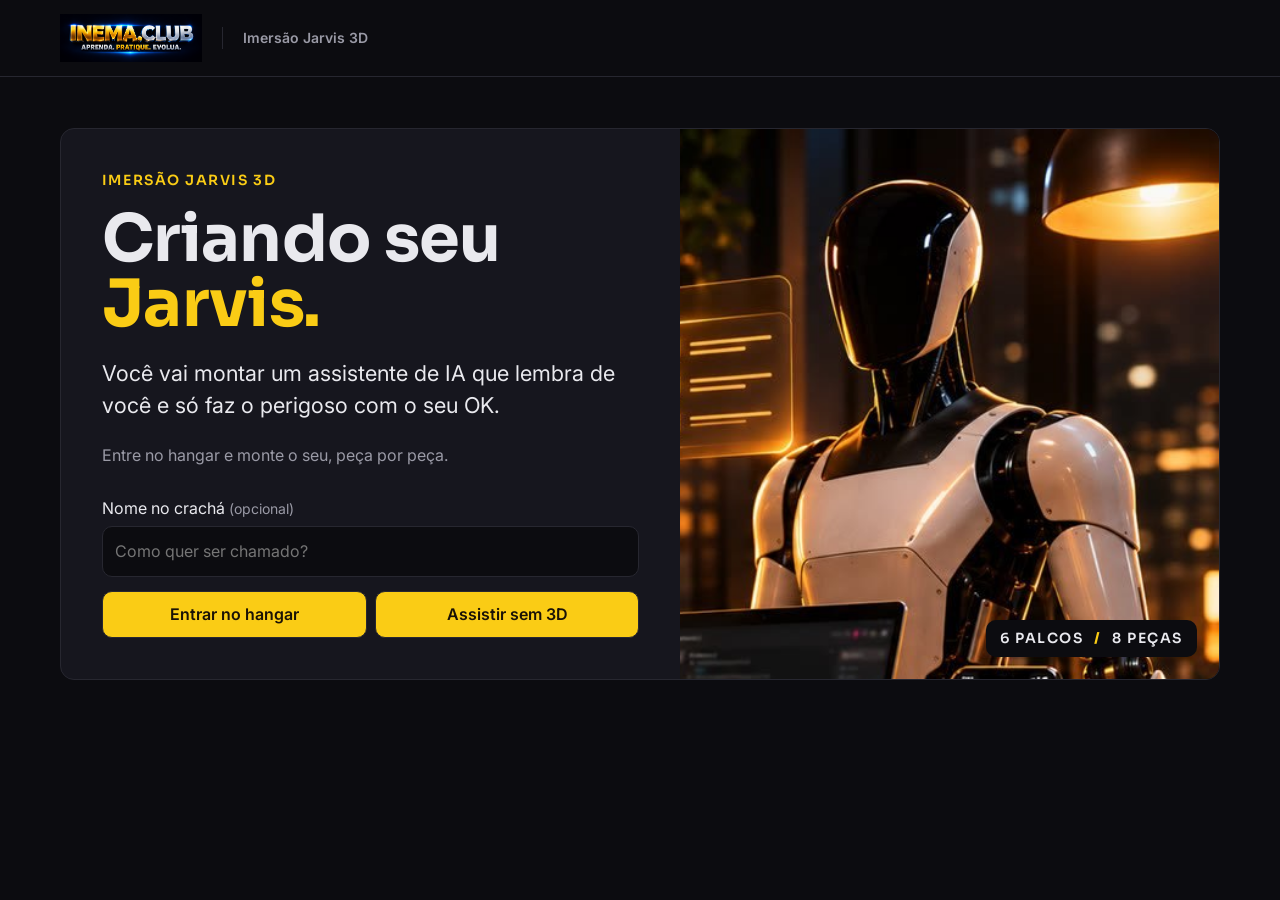
<file: index.html>
<!doctype html>
<html lang="pt-BR">
<head>
<meta charset="utf-8"><meta name="viewport" content="width=device-width, initial-scale=1">
<title>Imersão Jarvis 3D · INEMA.CLUB</title>
<link rel="preconnect" href="https://fonts.googleapis.com">
<link rel="preconnect" href="https://fonts.gstatic.com" crossorigin>
<link rel="stylesheet" href="https://fonts.googleapis.com/css2?family=Inter:wght@400;600&amp;family=Sora:wght@600;700&amp;display=swap">
<link rel="stylesheet" href="./src/estilo.css">
<script type="module" src="./src/interface.js"></script>
</head>
<body>
<header><div class="barra"><img src="./marca/logo-inema-club-horizontal.png" alt="INEMA.CLUB"><span>Imersão Jarvis 3D</span><span id="cracha" hidden></span><span id="placar" hidden></span><button id="menu" hidden>Agenda</button></div></header>
<main>
<p id="aviso" role="status" hidden></p>
<section id="entrada" class="hero">
<div class="convite"><p class="rotulo">Imersão Jarvis 3D</p>
<h1>Criando seu <em>Jarvis.</em></h1>
<p class="lead" id="promessa"></p><p>Entre no hangar e monte o seu, peça por peça.</p>
<form id="acesso"><label for="nome">Nome no crachá <small>(opcional)</small></label>
<input id="nome" maxlength="60" autocomplete="given-name" placeholder="Como quer ser chamado?">
<div class="acoes"><button value="3d" disabled>Entrar no hangar</button><button value="sem-3d" disabled>Assistir sem 3D</button></div></form>
<button id="reiniciar" hidden>Recomeçar</button>
<div id="confirmacao" hidden><p>Apagar o progresso e recomeçar?</p><button id="cancelar">Cancelar</button> <button id="zerar">Sim, recomeçar</button></div>
</div><div class="foto" role="img" aria-label="Jarvis de visor preto na bancada de montagem"><div class="legenda">6 palcos <b> / </b> 8 peças</div></div>
</section>
<section id="evento" hidden>
<div id="programacao"><div class="cab"><div><p class="rotulo">Criando seu Jarvis</p><h1 id="tituloModo" tabindex="-1">Hangar</h1></div><button id="trocar"></button></div>
<p id="fala"></p>
<details><summary>Por onde começar</summary><div id="portas"></div></details>
<div class="cab"><h2 id="agendaTitulo" tabindex="-1">Agenda</h2><span id="contagem" role="status"></span></div>
<div id="agenda"></div><small><a href="processo/">Como foi feito</a></small><button id="rever" hidden>Rever o fecho</button><h2>Peças do Jarvis</h2><ul id="pecas"></ul></div>
<div id="hangar" hidden><div id="cena"></div><div id="toque" aria-label="Joystick para caminhar"></div>
<div id="rodape"><div id="legenda"><p id="abertura"></p><button id="dispensar" aria-label="Fechar legenda">×</button></div>
<p id="dica">WASD ou setas para andar. Arraste para olhar.</p><div id="encaixe" role="status"></div>
<button id="proximo">Ir ao próximo palco</button></div></div>
</section>
<dialog id="painel" aria-labelledby="tituloPainel"><section id="videoTelao" aria-label="Telão do palco" hidden>
<div id="capaTelao"><span id="numeroTelao" class="numero"></span><strong id="tituloTelao"></strong><button id="assistirTelao">Assistir no telão</button><span id="materialTelao"></span></div>
<button id="pararVideo" hidden>Parar vídeo</button></section>
<div class="cab"><p class="rotulo" id="contexto"></p><button id="agendaSessao">Agenda</button><button id="recolher" aria-expanded="true" aria-controls="sessao acoesPalco">Recolher</button><button id="fechar" aria-label="Fechar painel">Fechar</button></div><div id="sessao"></div><footer id="acoesPalco"></footer><small id="linkProcesso" hidden><a href="processo/">Como foi feito</a></small></dialog>
<noscript>Ative o JavaScript para abrir a programação.</noscript>
</main>
</body></html>
</file>
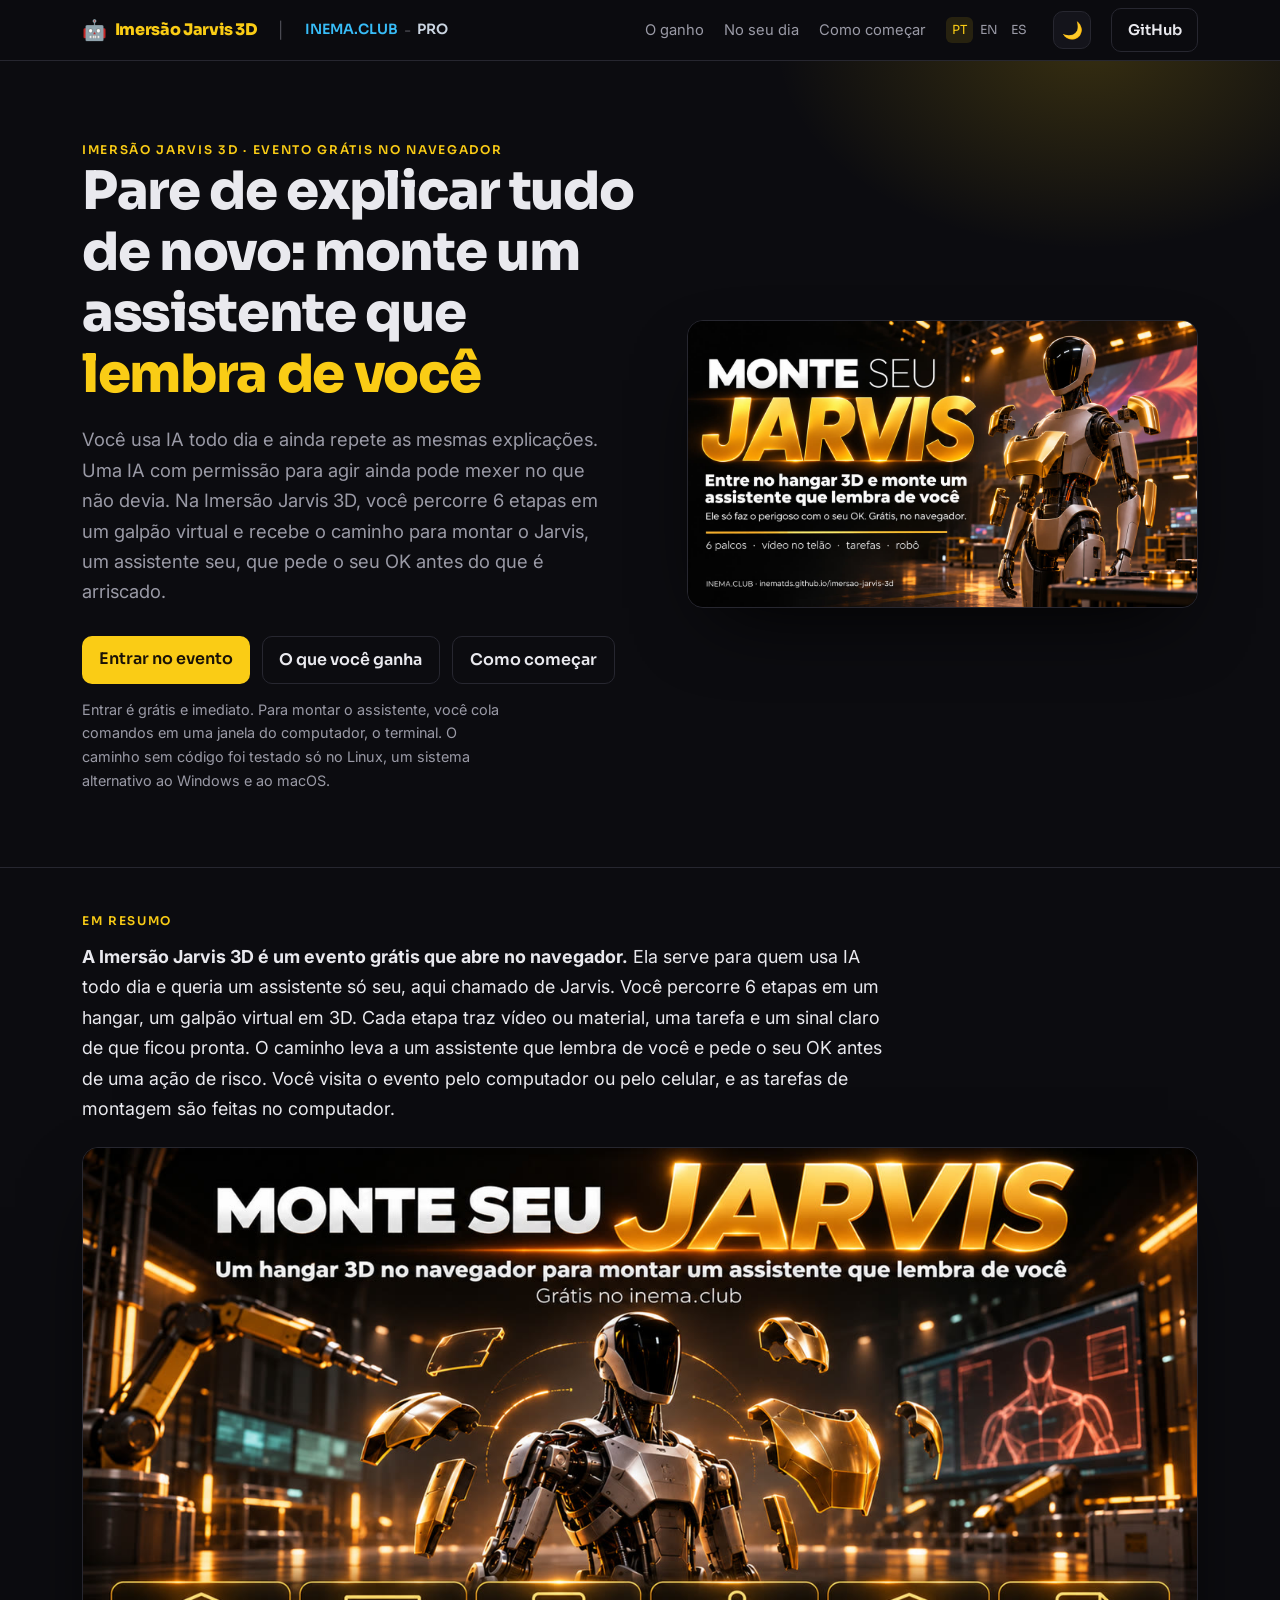
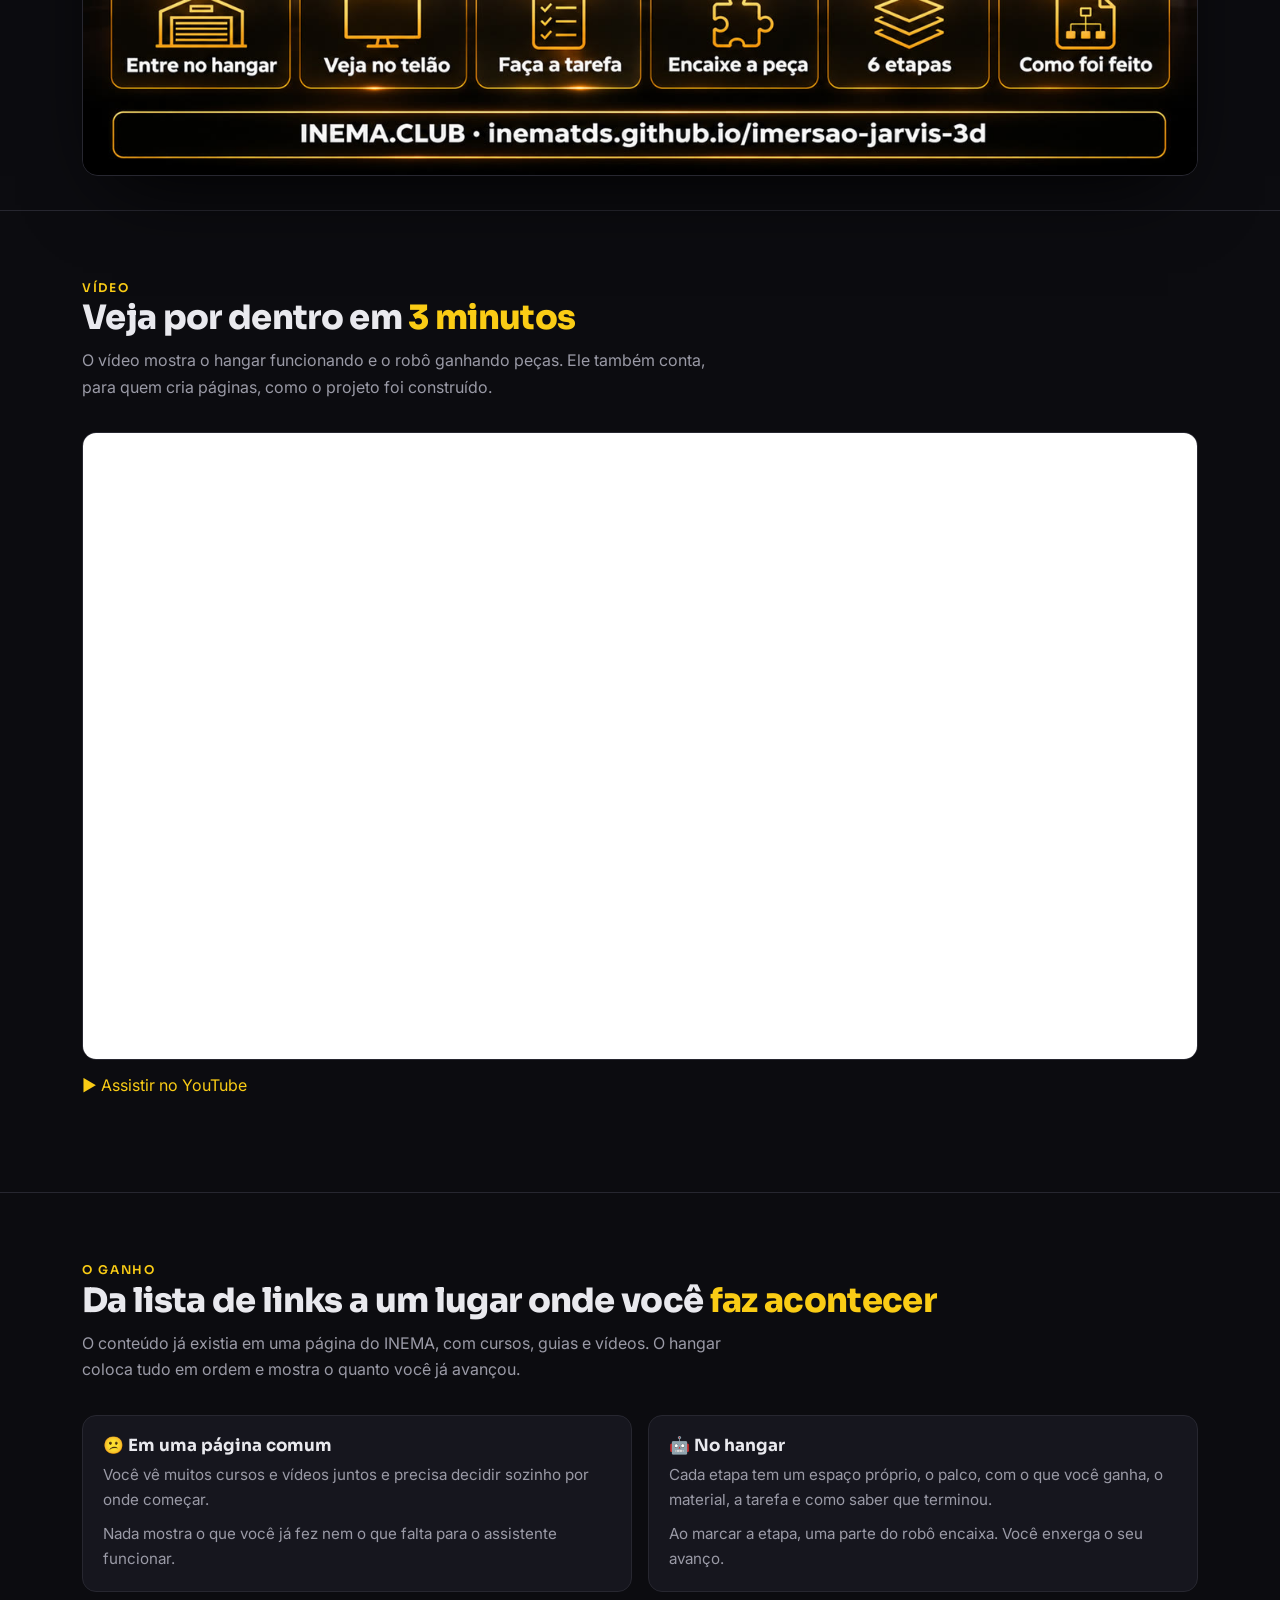
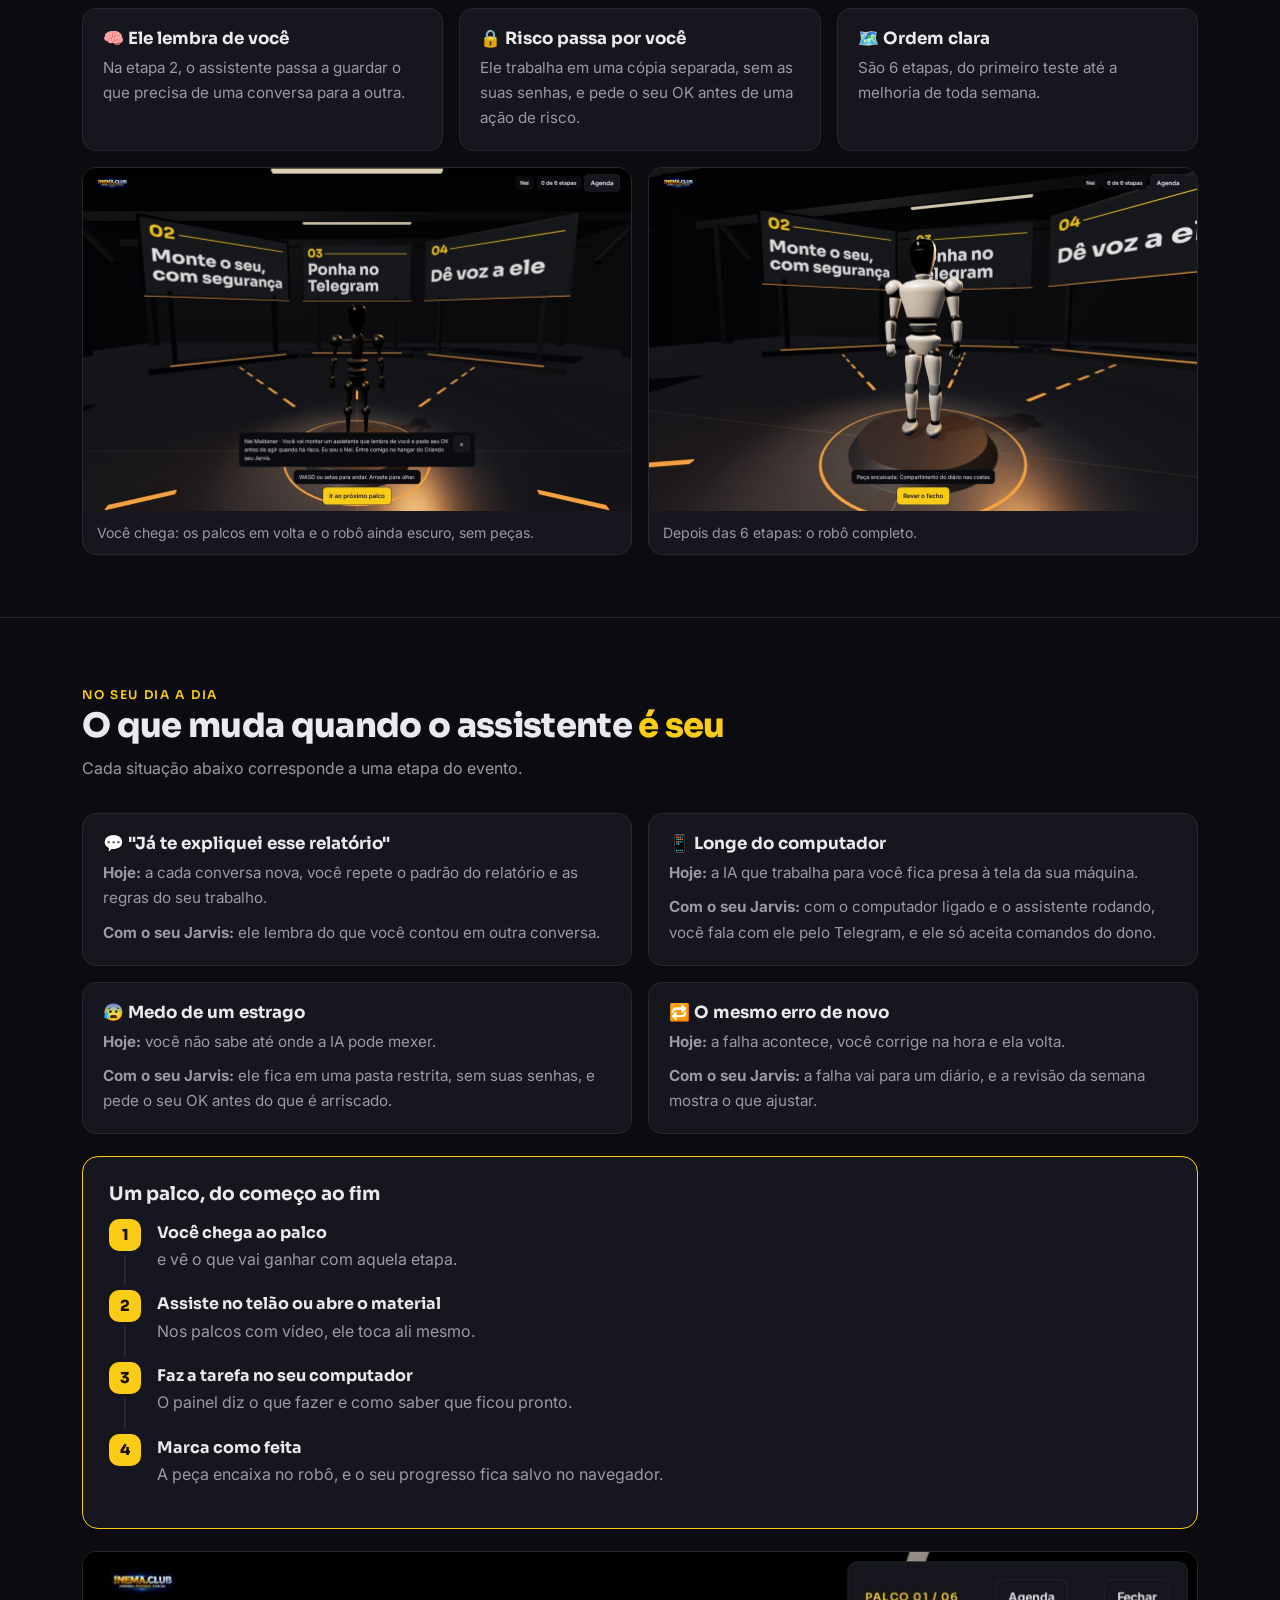
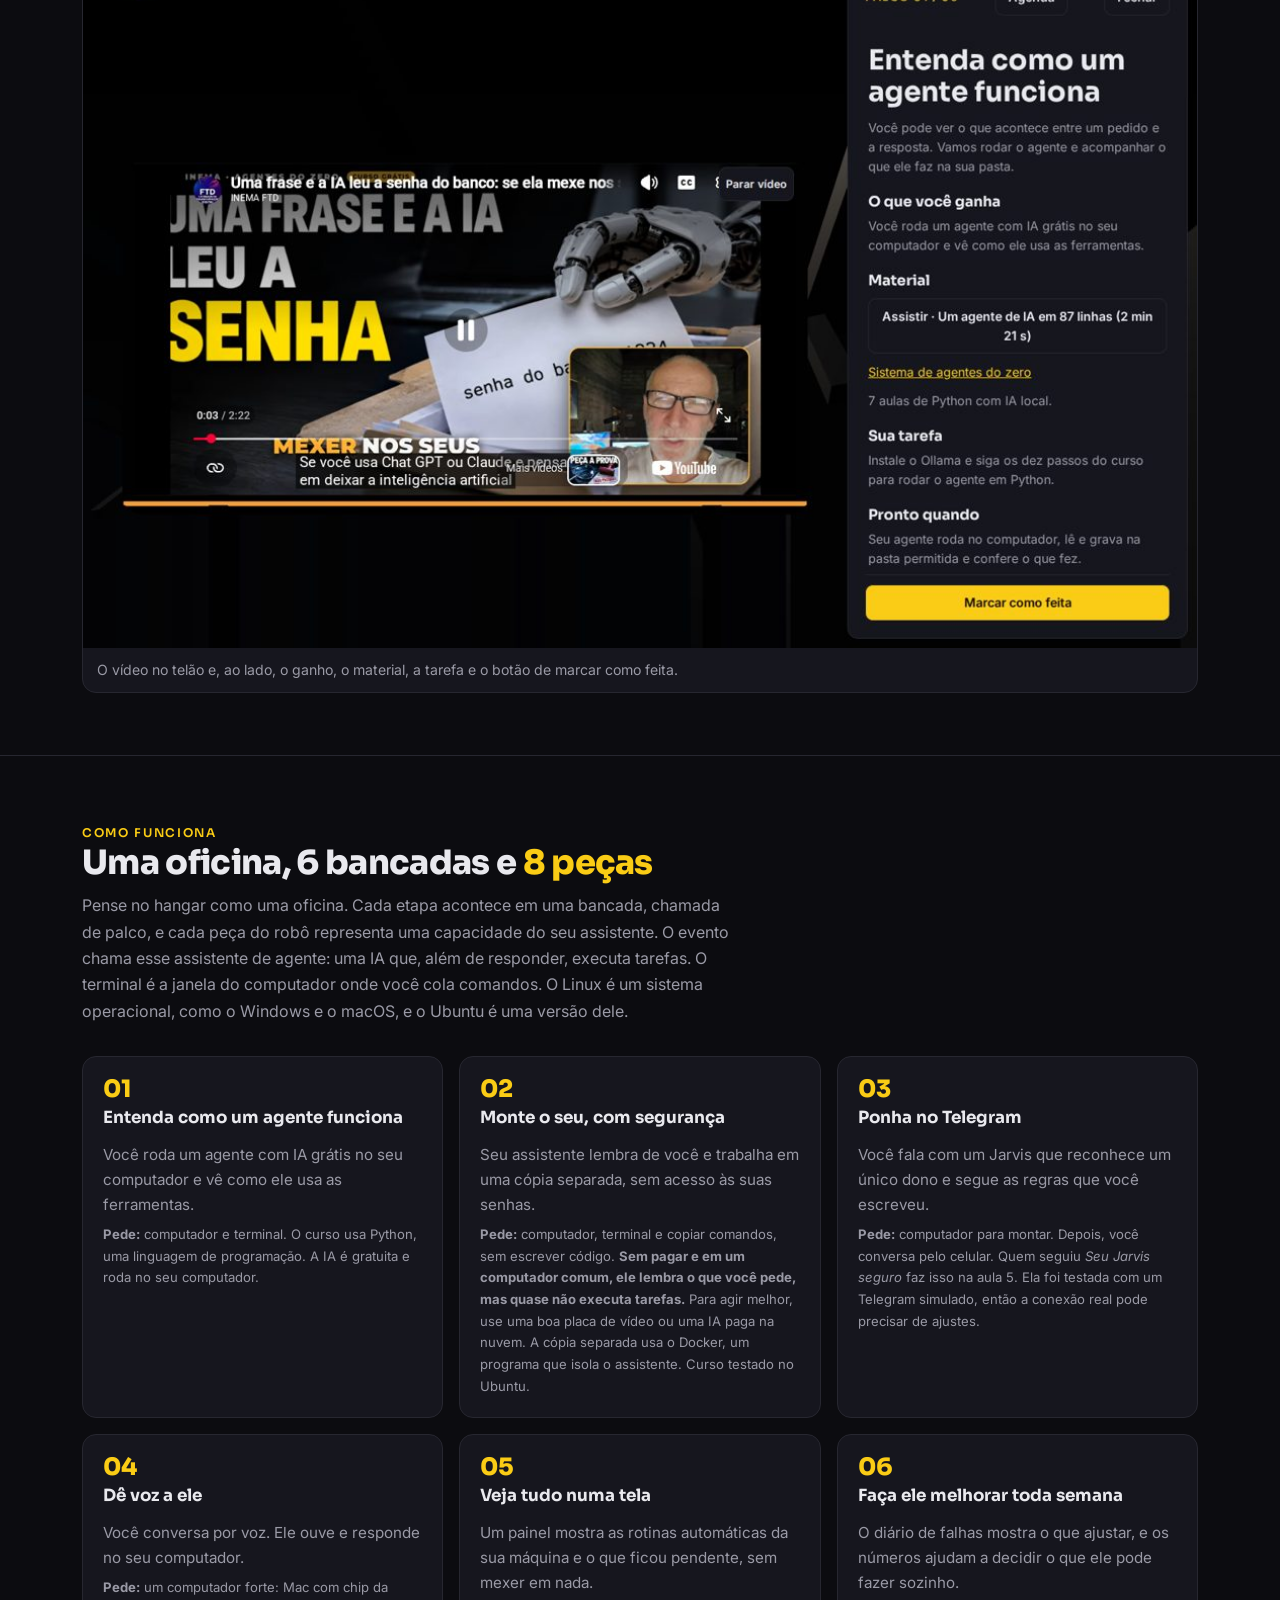
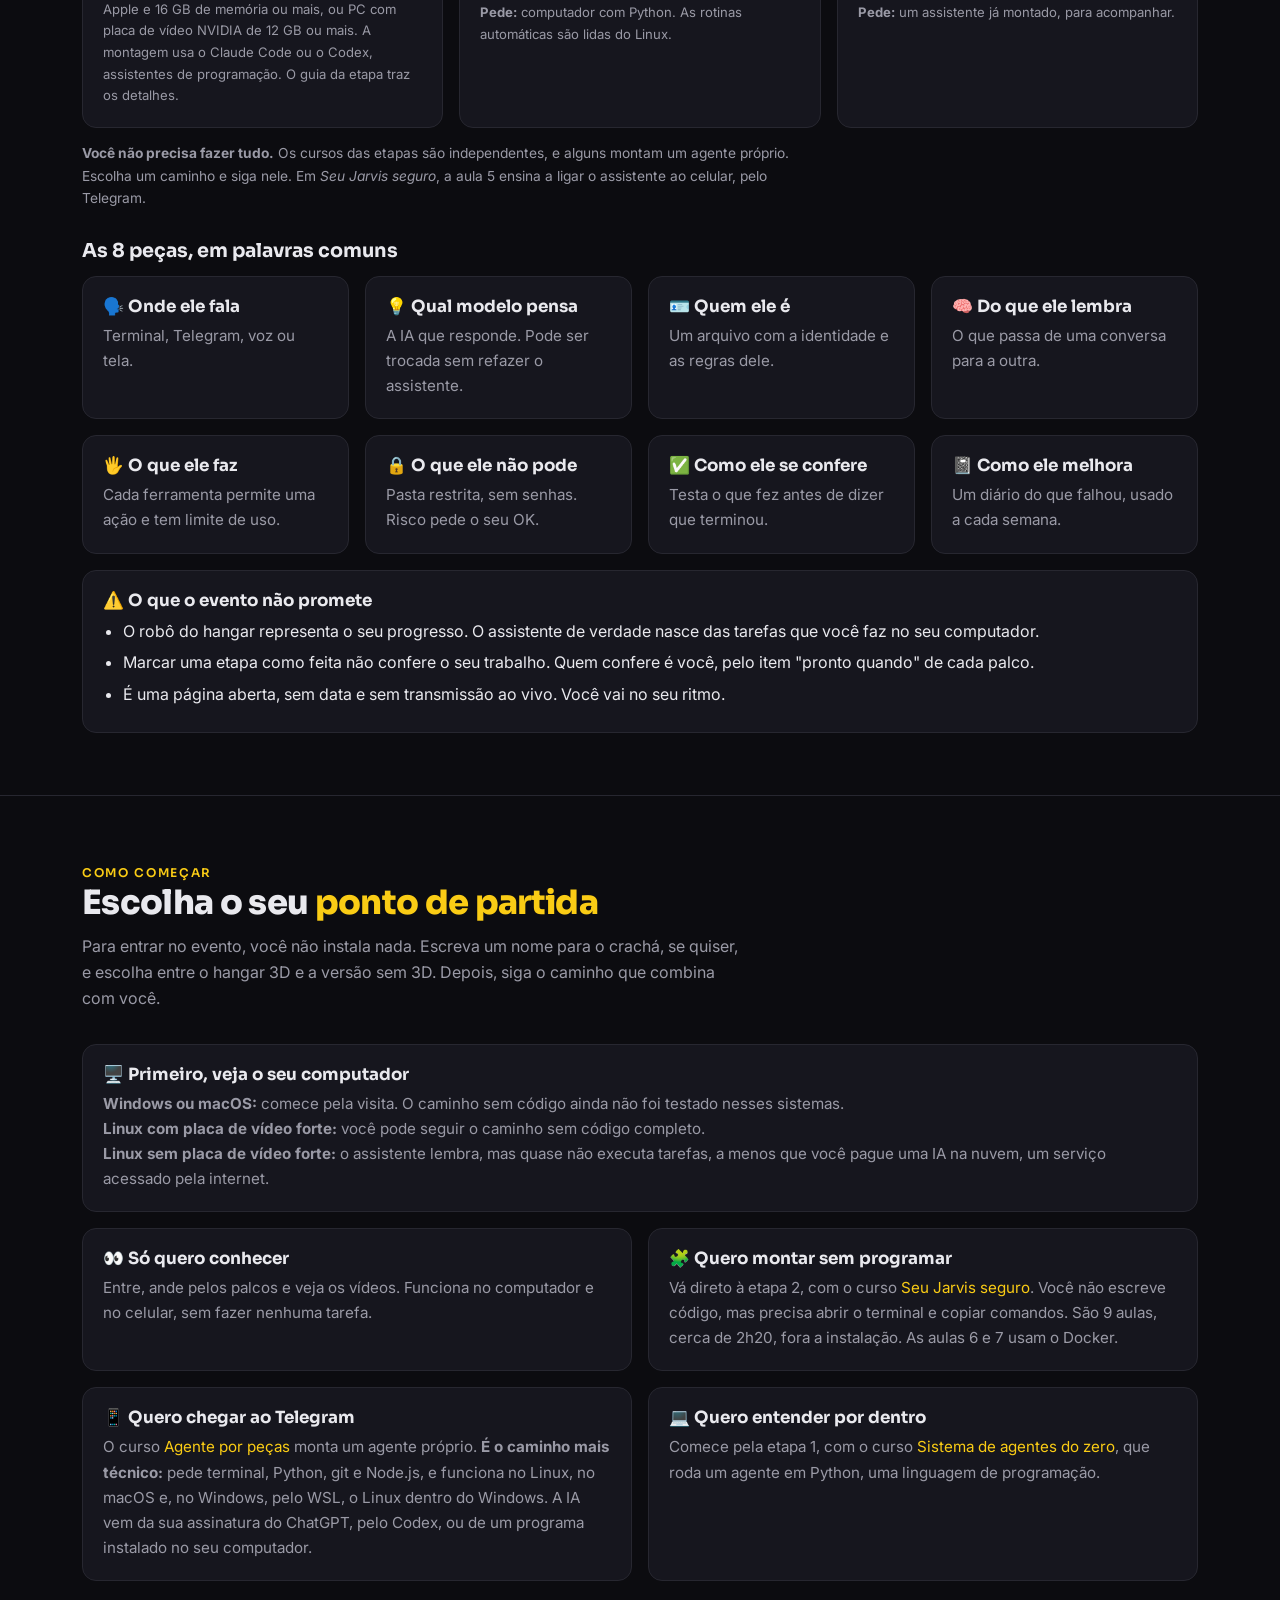
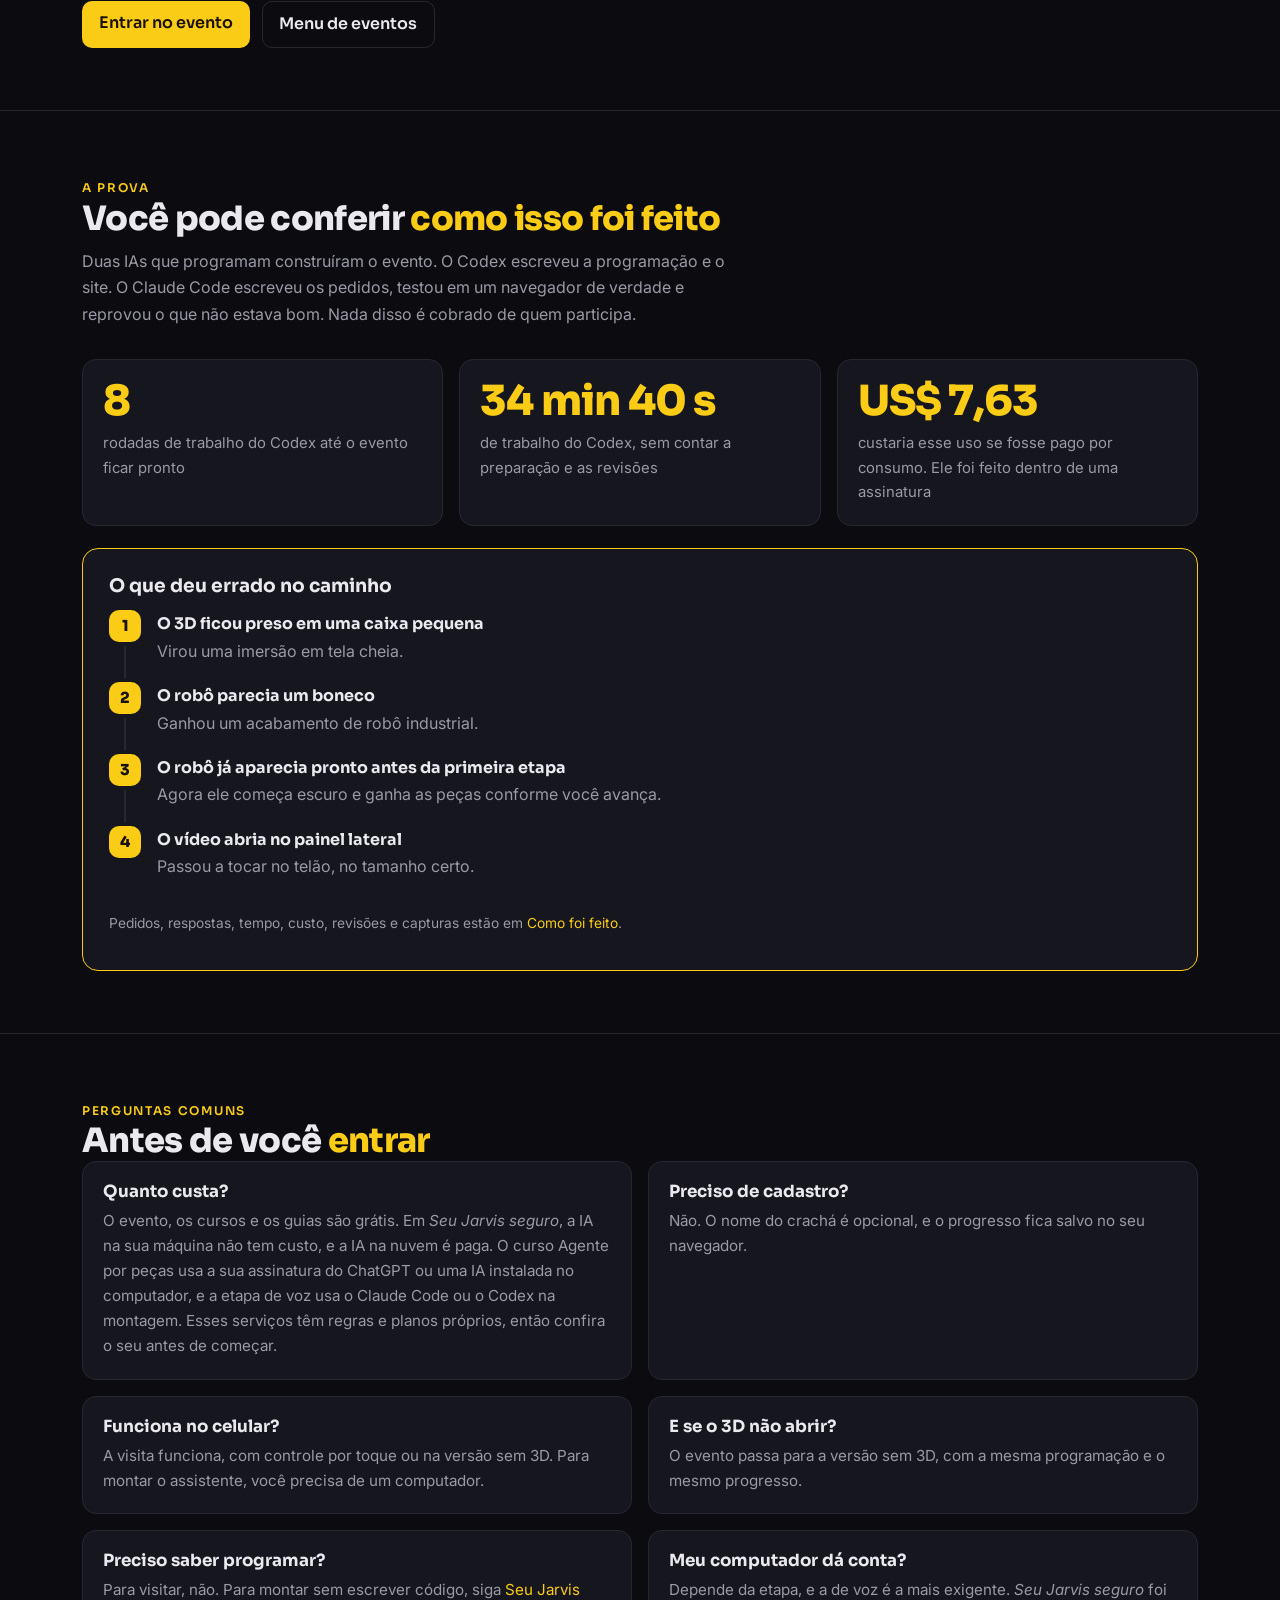
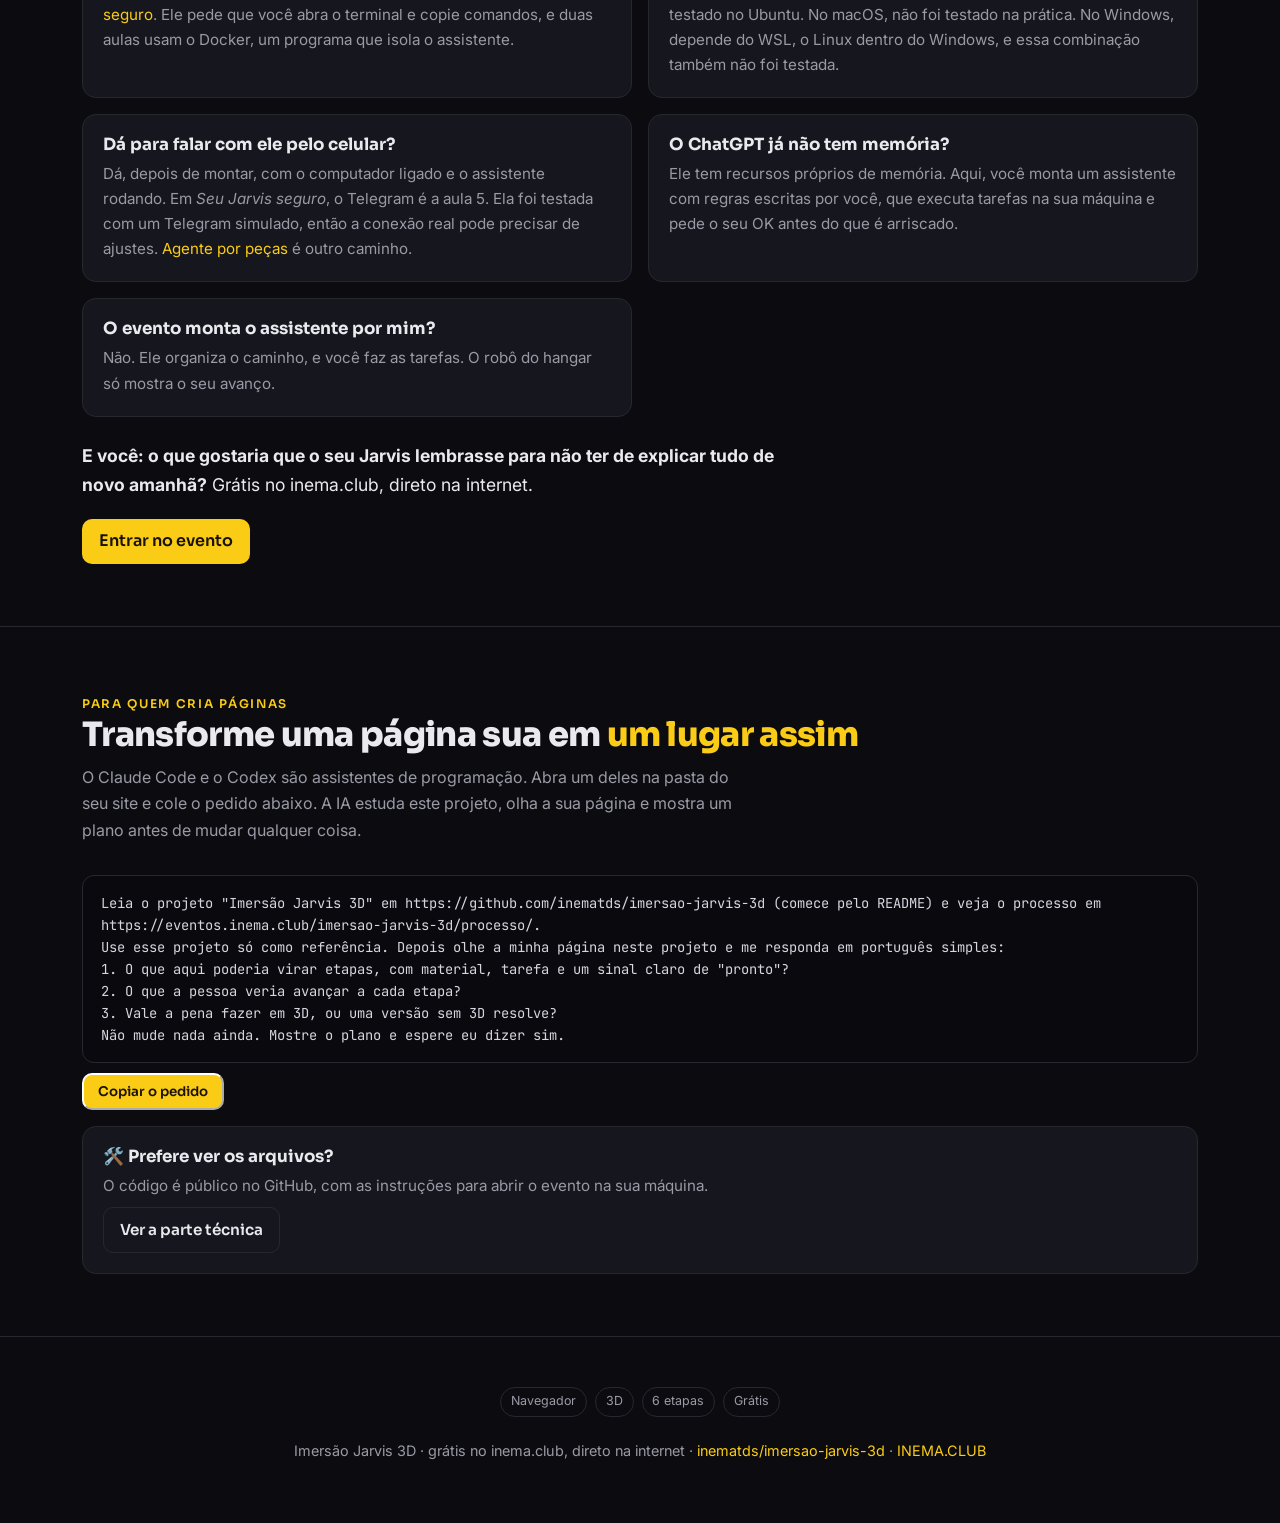
<file: guia/index.html>
<!DOCTYPE html>
<html lang="pt-BR">
<head>
<meta charset="utf-8">
<meta name="viewport" content="width=device-width, initial-scale=1">
<title>Imersão Jarvis 3D: entre no hangar e monte um assistente que lembra de você</title>
<meta name="description" content="Evento 3D grátis no navegador. Você anda por 6 palcos, assiste às aulas no telão, faz as tarefas e monta um assistente que lembra de você e só faz o perigoso com o seu OK.">
<link rel="alternate" hreflang="pt-BR" href="https://inematds.github.io/imersao-jarvis-3d/guia/">
<link rel="alternate" hreflang="en" href="https://inematds.github.io/imersao-jarvis-3d/guia/en/">
<link rel="alternate" hreflang="es" href="https://inematds.github.io/imersao-jarvis-3d/guia/es/">
<meta property="og:title" content="Imersão Jarvis 3D: monte um assistente que lembra de você">
<meta property="og:description" content="Entre no hangar 3D, passe pelos 6 palcos e monte um assistente que só faz o perigoso com o seu OK. Grátis, no navegador.">
<meta property="og:image" content="https://inematds.github.io/imersao-jarvis-3d/guia/assets/banner.jpg">
<link rel="preconnect" href="https://fonts.googleapis.com">
<link rel="preconnect" href="https://fonts.gstatic.com" crossorigin>
<link href="https://fonts.googleapis.com/css2?family=Sora:wght@400;600;800&family=Inter:wght@400;500;600&family=JetBrains+Mono:wght@400;600&display=swap" rel="stylesheet">
<style>
  :root{
    --bg:#0c0c10; --bg2:#14141b; --card:#16161e; --line:#272730;
    --txt:#e9e9ee; --mut:#9a9aa6; --amb:#FACC15; --amb2:#f0c070; --sky:#38bdf8; --pro:#cbd5e1;
    --fill:#FACC15; --tint:rgba(250,204,21,.12); --ok:#7CE0C6; --bad:#F0918A;
    color-scheme:dark;
  }
  body.light{
    --bg:#f6f7f9; --bg2:#eceef2; --card:#ffffff; --line:#e1e3ea;
    --txt:#1a1a22; --mut:#5b5b68; --amb:#a16207; --amb2:#a16207; --sky:#0369a1; --pro:#b45309;
    --fill:#FACC15; --tint:#FEF9C3; --ok:#0E6B55; --bad:#A83426;
    color-scheme:light;
  }
  body.light .hero .glow{opacity:.5}
  body.light pre{background:#0e0e14;color:#d6d6e0}
  body.light pre .c{color:#8a8a98}
  body.light pre .k{color:#f0c070}
  body.light nav{background:rgba(246,247,249,.85)}
  body.light .amb{color:var(--txt);background:linear-gradient(transparent 55%,#FACC15 55%)}
  *{box-sizing:border-box}
  html{scroll-behavior:smooth}
  body{margin:0;background:var(--bg);color:var(--txt);font:16px/1.65 Inter,system-ui,sans-serif;-webkit-font-smoothing:antialiased}
  h1,h2,h3{font-family:Sora,sans-serif;line-height:1.15;margin:0}
  a{color:var(--amb);text-decoration:none}
  body.light main a:not(.btn),body.light footer a{color:#854d0e;text-decoration:underline;text-decoration-color:#FACC15;text-decoration-thickness:3px}
  code,pre{font-family:"JetBrains Mono",monospace}
  p code,li code,td code{font-size:.9em;background:var(--bg2);border:1px solid var(--line);border-radius:6px;padding:.05em .35em}
  .wrap{max-width:1160px;margin:0 auto;padding:0 22px}
  .mut{color:var(--mut)} .amb{color:var(--amb)}
  .chip{display:inline-block;font-size:.75rem;letter-spacing:.14em;text-transform:uppercase;color:var(--amb);font-weight:600;font-family:Sora}
  nav{position:sticky;top:0;z-index:30;backdrop-filter:blur(12px);background:rgba(12,12,16,.78);border-bottom:1px solid var(--line)}
  nav .wrap{display:flex;align-items:center;gap:22px;height:60px}
  nav .brand{display:flex;align-items:center;gap:8px;font-family:Sora;font-weight:800;letter-spacing:-.02em;color:var(--amb);white-space:nowrap}
  nav .brand .emoji{font-size:1.25rem}
  nav .sep{color:var(--mut);opacity:.45}
  nav .inema{color:var(--sky);font-weight:600;font-size:.88rem;font-family:Sora}
  nav .inema:hover{filter:brightness(1.15)}
  nav .pro{color:var(--pro);font-weight:600;font-size:.88rem;font-family:Sora}
  nav .pro:hover{filter:brightness(1.15)}
  nav .clubpro{display:inline-flex;align-items:center;gap:6px}
  nav .links{margin-left:auto;display:flex;align-items:center;gap:20px;font-size:.92rem}
  nav .links a.sec{color:var(--mut)} nav .links a.sec:hover{color:var(--txt)}
  .lang{display:inline-flex;gap:2px;font-family:Sora;font-size:.78rem}
  .lang a{color:var(--mut);padding:.2em .45em;border-radius:6px} .lang a.on{color:var(--amb);background:var(--tint)}
  .tgl{background:var(--bg2);border:1px solid var(--line);color:var(--txt);width:38px;height:38px;border-radius:10px;cursor:pointer;display:inline-flex;align-items:center;justify-content:center;font-size:1.05rem}
  .tgl:hover{border-color:var(--amb)}
  .btn{display:inline-block;background:var(--fill);color:#1a1206;font-weight:600;padding:.6em 1.05em;border-radius:10px;font-family:Sora}
  .btn.ghost{background:transparent;color:var(--txt);border:1px solid var(--line)}
  nav .links a.sec{white-space:nowrap}
  @media(max-width:1360px){nav .links a.opt{display:none}}
  @media(max-width:860px){nav .links a.sec{display:none}}
  @media(max-width:520px){nav .wrap{gap:8px;padding:8px 14px;height:auto;flex-wrap:wrap} nav .links{gap:8px;margin-left:0;width:100%;justify-content:space-between} nav .btn{padding:.45em .7em;font-size:.82rem} .tgl{width:34px;height:34px}}
  .hero{position:relative;overflow:hidden;border-bottom:1px solid var(--line)}
  .hero .glow{position:absolute;inset:-40% -20% auto auto;width:70%;height:600px;background:radial-gradient(closest-side,rgba(250,204,21,.18),transparent 70%);pointer-events:none}
  .hero .wrap{display:grid;grid-template-columns:1.05fr .95fr;gap:40px;align-items:center;padding:74px 22px}
  .hero h1{font-size:clamp(2.1rem,4.6vw,3.3rem);font-weight:800;letter-spacing:-.025em}
  .hero p.lead{font-size:1.15rem;color:var(--mut);margin:1.1em 0 1.6em;max-width:44ch}
  .hero .cta{display:flex;gap:12px;flex-wrap:wrap}
  .hero figure{margin:0;border-radius:16px;overflow:hidden;border:1px solid var(--line);box-shadow:0 30px 80px -30px #000}
  .hero figure img{width:100%;height:auto;display:block}
  .resumo{padding:38px 0 34px;border-bottom:1px solid var(--line)}
  .resumo p{font-size:1.12rem;line-height:1.7;max-width:74ch;margin:.55em 0 0}
  @media(max-width:780px){.hero .wrap{grid-template-columns:1fr;padding:48px 22px}}
  section{padding:62px 0;border-bottom:1px solid var(--line)}
  section h2{font-size:clamp(1.5rem,3.4vw,2.1rem);font-weight:800;letter-spacing:-.02em}
  section .sub{color:var(--mut);margin:.6em 0 2em;max-width:66ch}
  .grid{display:grid;gap:16px}
  .g3{grid-template-columns:repeat(3,1fr)} .g4{grid-template-columns:repeat(4,1fr)} .g2{grid-template-columns:repeat(2,1fr)}
  @media(max-width:820px){.g3,.g4{grid-template-columns:1fr 1fr}}
  @media(max-width:540px){.g2,.g3,.g4{grid-template-columns:1fr}}
  .card{background:var(--card);border:1px solid var(--line);border-radius:14px;padding:20px;min-width:0}
  .card h3{font-size:1.05rem;margin-bottom:.4em}
  .card p{color:var(--mut);font-size:.95rem;margin:0}
  .card p+p{margin-top:.6em}
  .flow{display:flex;flex-wrap:wrap;gap:8px;align-items:center;margin-top:10px}
  .flow span{background:var(--card);border:1px solid var(--line);border-radius:999px;padding:.45em .9em;font-size:.85rem;font-family:Sora;font-weight:600}
  .flow .arr{color:var(--amb);border:none;background:none;padding:0 .1em}
  pre{background:#0a0a0e;border:1px solid var(--line);border-radius:12px;padding:16px 18px;overflow:auto;font-size:.86rem;line-height:1.6;color:#d6d6e0;margin:.4em 0 0}
  pre .c{color:#7d7d8a} pre .k{color:var(--amb2)} pre .s{color:#9ece6a}
  .step{display:grid;grid-template-columns:46px minmax(0,1fr);gap:16px;margin-bottom:28px}
  .step>div{min-width:0}
  .step .b{width:46px;height:46px;border-radius:12px;background:var(--fill);color:#1a1206;font-family:Sora;font-weight:800;font-size:1.25rem;display:flex;align-items:center;justify-content:center}
  .step h3{font-size:1.12rem;margin-bottom:.3em}
  .step p{color:var(--mut);margin:.2em 0 .5em}
  .quem{display:inline-block;font-family:Sora;font-size:.75rem;letter-spacing:.06em;color:var(--txt);background:var(--tint);border:1px solid var(--line);border-radius:999px;padding:.1em .7em;margin-left:.5em;vertical-align:middle;font-weight:600}
  footer{padding:46px 0;text-align:center;color:var(--mut);font-size:.9rem}
  .pill{display:inline-block;border:1px solid var(--line);border-radius:999px;padding:.3em .8em;font-size:.78rem;color:var(--mut);margin:4px}
  /* números */
  .stats{display:grid;grid-template-columns:repeat(3,1fr);gap:16px;margin-top:26px}
  @media(max-width:720px){.stats{grid-template-columns:1fr}}
  .stat{background:var(--card);border:1px solid var(--line);border-radius:14px;padding:20px}
  .stat b{display:block;font:800 clamp(1.9rem,4vw,2.6rem)/1.05 Sora,sans-serif;letter-spacing:-.02em;color:var(--amb)}
  body.light .stat b{color:var(--txt)}
  .stat span{display:block;color:var(--mut);font-size:.93rem;margin-top:.5em}
  .fonte{font-size:.86rem;color:var(--mut);margin-top:14px;max-width:80ch}
  /* trocas */
  .troca{display:grid;grid-template-columns:64px minmax(0,1fr);gap:18px;padding:26px 0;border-top:1px solid var(--line)}
  .troca:first-of-type{border-top:none}
  .troca .n{width:64px;height:64px;border-radius:14px;border:1px solid var(--line);background:var(--card);display:flex;align-items:center;justify-content:center;font:800 1.6rem Sora,sans-serif;color:var(--amb)}
  body.light .troca .n{color:var(--txt);background:var(--fill);border-color:var(--fill)}
  .troca h3{font-size:1.3rem;margin-bottom:.35em}
  .troca p{margin:.35em 0;max-width:72ch}
  .troca .ex{margin-top:.8em;background:var(--card);border:1px solid var(--line);border-left:3px solid var(--fill);border-radius:10px;padding:12px 16px;font-size:.95rem;color:var(--mut);max-width:76ch}
  .troca .ex b{color:var(--txt)}
  @media(max-width:540px){.troca{grid-template-columns:1fr}}
  /* três finais */
  .vs{display:grid;grid-template-columns:repeat(3,1fr);gap:14px;margin-top:14px;max-width:900px}
  @media(max-width:720px){.vs{grid-template-columns:1fr}}
  .vs div{background:var(--card);border:1px solid var(--line);border-radius:12px;padding:14px 16px;font-size:.93rem}
  .vs strong{display:block;font-family:Sora;margin-bottom:.25em}
  .vs .r{display:block;margin-top:.5em;font-weight:600}
  .vs .r.bad{color:var(--bad)} .vs .r.ok{color:var(--ok)}
  .card ul{margin:8px 0 0;padding-left:20px}.card li{margin:5px 0}
  /* prova */
  .prova{background:var(--card);border:1px solid var(--amb);border-radius:16px;padding:26px 26px 22px;margin-top:6px}
  body.light .prova{border-color:#EAB308}
  .tl{list-style:none;margin:0;padding:0;counter-reset:t}
  .tl li{position:relative;padding:0 0 18px 48px;counter-increment:t}
  .tl li::before{content:counter(t);position:absolute;left:0;top:0;width:32px;height:32px;border-radius:10px;background:var(--fill);color:#1a1206;font:800 .95rem/32px Sora,sans-serif;text-align:center}
  .tl li::after{content:"";position:absolute;left:15px;top:36px;bottom:4px;width:2px;background:var(--line)}
  .tl li:last-child::after{display:none}
  .tl b{font-family:Sora}
  blockquote{margin:6px 0 0;padding:14px 18px;border-left:3px solid var(--fill);background:var(--bg2);border-radius:0 10px 10px 0;font-size:1.02rem}
  .prova .rod{font-size:.86rem;color:var(--mut);margin-top:14px}
  /* parte técnica */
  .techhead{background:var(--bg2);border-top:3px solid var(--fill);padding:58px 0 8px}
  .techhead h2{font-size:clamp(1.5rem,3.4vw,2.1rem);font-weight:800;letter-spacing:-.02em;margin:.3em 0 0}
  .techhead .sub{color:var(--mut);margin:.6em 0 1.2em;max-width:66ch}
  .techzone{background:var(--bg2)}
  .techzone .card{background:var(--card)}
  .tbl{width:100%;border-collapse:collapse;font-size:.93rem}
  .tbl th,.tbl td{text-align:left;padding:10px 12px;border-bottom:1px solid var(--line);vertical-align:top}
  .tbl th{font-family:Sora;font-size:.8rem;letter-spacing:.06em;text-transform:uppercase;color:var(--mut)}
  .tblwrap{overflow-x:auto;border:1px solid var(--line);border-radius:14px;background:var(--card)}
  @media(max-width:600px){.tbl thead{display:none} .tbl tr{display:block;border-bottom:1px solid var(--line);padding:6px 0} .tbl tr:last-child{border-bottom:none} .tbl td{display:block;border:none;padding:4px 14px}}
  .shot{margin:0;border-radius:14px;overflow:hidden;border:1px solid var(--line);background:var(--card)}
  .shot img{width:100%;height:auto;display:block}
  .shot figcaption{padding:10px 14px;font-size:.88rem;color:var(--mut)}
  .palco{display:flex;flex-direction:column;gap:.45em}
  .palco .num{font:800 1.5rem/1 Sora,sans-serif;color:var(--amb)}
  body.light .palco .num{color:var(--txt)}
  .palco .tag{font-size:.82rem;color:var(--mut)}
  .entrar{display:flex;flex-wrap:wrap;gap:12px;margin-top:20px}
</style>
</head>
<body>

<nav><div class="wrap">
  <a class="brand" href="#top"><span class="emoji">🤖</span> Imersão Jarvis 3D</a>
  <span class="sep">|</span>
  <span class="clubpro">
    <a class="inema" href="https://inema.club" target="_blank" rel="noopener">INEMA.CLUB</a>
    <span class="sep">-</span>
    <a class="pro" href="https://inema.pro" target="_blank" rel="noopener">PRO</a>
  </span>
  <div class="links">
    <a class="sec" href="#explicado">O ganho</a>
    <a class="sec" href="#dia">No seu dia</a>
    <a class="sec opt" href="#como">Como funciona</a>
    <a class="sec" href="#comecar">Como começar</a>
    <a class="sec opt" href="#prova">A prova</a>
    <span class="lang"><a class="on" href="./">PT</a><a href="en/">EN</a><a href="es/">ES</a></span>
    <button class="tgl" id="themeToggle" aria-label="Alternar tema" title="Alternar tema">🌙</button>
    <a class="btn ghost" href="https://github.com/inematds/imersao-jarvis-3d" target="_blank" rel="noopener">GitHub</a>
  </div>
</div></nav>

<header class="hero" id="top">
  <div class="glow"></div>
  <div class="wrap">
    <div>
      <span class="chip">Imersão Jarvis 3D · evento grátis no navegador</span>
      <h1>Pare de explicar tudo de novo: monte um assistente que <span class="amb">lembra de você</span></h1>
      <p class="lead">Você usa IA todo dia e ainda repete as mesmas explicações. Uma IA com permissão para agir ainda pode mexer no que não devia. Na Imersão Jarvis 3D, você percorre 6 etapas em um galpão virtual e recebe o caminho para montar o Jarvis, um assistente seu, que pede o seu OK antes do que é arriscado.</p>
      <div class="cta">
        <a class="btn" href="https://eventos.inema.club/imersao-jarvis-3d/" target="_blank" rel="noopener">Entrar no evento</a>
        <a class="btn ghost" href="#explicado">O que você ganha</a>
        <a class="btn ghost" href="#comecar">Como começar</a>
      </div>
      <p class="mut" style="font-size:.9rem;margin:14px 0 0;max-width:48ch">Entrar é grátis e imediato. Para montar o assistente, você cola comandos em uma janela do computador, o terminal. O caminho sem código foi testado só no Linux, um sistema alternativo ao Windows e ao macOS.</p>
    </div>
    <figure><img src="assets/banner.jpg" alt="Imersão Jarvis 3D: monte seu Jarvis em um hangar 3D no navegador"></figure>
  </div>
</header>

<main>
<section id="resumo" class="resumo"><div class="wrap">
  <span class="chip">Em resumo</span>
  <p><strong>A Imersão Jarvis 3D é um evento grátis que abre no navegador.</strong> Ela serve para quem usa IA todo dia e queria um assistente só seu, aqui chamado de Jarvis. Você percorre 6 etapas em um hangar, um galpão virtual em 3D. Cada etapa traz vídeo ou material, uma tarefa e um sinal claro de que ficou pronta. O caminho leva a um assistente que lembra de você e pede o seu OK antes de uma ação de risco. Você visita o evento pelo computador ou pelo celular, e as tarefas de montagem são feitas no computador.</p>
  <figure style="margin:22px 0 0;border-radius:16px;overflow:hidden;border:1px solid var(--line);box-shadow:0 30px 80px -30px #000"><img src="assets/banner-grade.jpg" alt="Entre no hangar, veja no telão, faça a tarefa, encaixe a peça, 6 etapas e como foi feito" loading="lazy" style="width:100%;display:block"></figure>
</div></section>

<section id="video"><div class="wrap">
  <span class="chip">Vídeo</span>
  <h2>Veja por dentro em <span class="amb">3 minutos</span></h2>
  <p class="sub">O vídeo mostra o hangar funcionando e o robô ganhando peças. Ele também conta, para quem cria páginas, como o projeto foi construído.</p>
  <div style="aspect-ratio:16/9;border-radius:14px;overflow:hidden;border:1px solid var(--line)"><iframe src="https://www.youtube-nocookie.com/embed/zH75hEE2pzE" title="Vídeo: Imersão Jarvis 3D por dentro" style="width:100%;height:100%;border:0" loading="lazy" allow="accelerometer; autoplay; clipboard-write; encrypted-media; gyroscope; picture-in-picture" allowfullscreen></iframe></div>
  <p class="sub" style="margin-top:12px"><a href="https://www.youtube.com/watch?v=zH75hEE2pzE" target="_blank" rel="noopener">▶ Assistir no YouTube</a></p>
</div></section>

<section id="explicado"><div class="wrap">
  <span class="chip">O ganho</span>
  <h2>Da lista de links a um lugar onde você <span class="amb">faz acontecer</span></h2>
  <p class="sub">O conteúdo já existia em uma página do INEMA, com cursos, guias e vídeos. O hangar coloca tudo em ordem e mostra o quanto você já avançou.</p>
  <div class="grid g2">
    <div class="card"><h3>😕 Em uma página comum</h3><p>Você vê muitos cursos e vídeos juntos e precisa decidir sozinho por onde começar.</p><p>Nada mostra o que você já fez nem o que falta para o assistente funcionar.</p></div>
    <div class="card"><h3>🤖 No hangar</h3><p>Cada etapa tem um espaço próprio, o palco, com o que você ganha, o material, a tarefa e como saber que terminou.</p><p>Ao marcar a etapa, uma parte do robô encaixa. Você enxerga o seu avanço.</p></div>
  </div>
  <div class="grid g3" style="margin-top:16px">
    <div class="card"><h3>🧠 Ele lembra de você</h3><p>Na etapa 2, o assistente passa a guardar o que precisa de uma conversa para a outra.</p></div>
    <div class="card"><h3>🔒 Risco passa por você</h3><p>Ele trabalha em uma cópia separada, sem as suas senhas, e pede o seu OK antes de uma ação de risco.</p></div>
    <div class="card"><h3>🗺️ Ordem clara</h3><p>São 6 etapas, do primeiro teste até a melhoria de toda semana.</p></div>
  </div>
  <div class="grid g2" style="margin-top:16px">
    <figure class="shot"><img src="assets/hangar.jpg" alt="Hangar 3D com os palcos e o robô ainda sem peças no centro" loading="lazy"><figcaption>Você chega: os palcos em volta e o robô ainda escuro, sem peças.</figcaption></figure>
    <figure class="shot"><img src="assets/robo-pronto.jpg" alt="Robô branco completo no centro do hangar depois das 6 etapas" loading="lazy"><figcaption>Depois das 6 etapas: o robô completo.</figcaption></figure>
  </div>
</div></section>

<section id="dia"><div class="wrap">
  <span class="chip">No seu dia a dia</span>
  <h2>O que muda quando o assistente <span class="amb">é seu</span></h2>
  <p class="sub">Cada situação abaixo corresponde a uma etapa do evento.</p>
  <div class="grid g2">
    <div class="card"><h3>💬 "Já te expliquei esse relatório"</h3><p><strong>Hoje:</strong> a cada conversa nova, você repete o padrão do relatório e as regras do seu trabalho.</p><p><strong>Com o seu Jarvis:</strong> ele lembra do que você contou em outra conversa.</p></div>
    <div class="card"><h3>📱 Longe do computador</h3><p><strong>Hoje:</strong> a IA que trabalha para você fica presa à tela da sua máquina.</p><p><strong>Com o seu Jarvis:</strong> com o computador ligado e o assistente rodando, você fala com ele pelo Telegram, e ele só aceita comandos do dono.</p></div>
    <div class="card"><h3>😰 Medo de um estrago</h3><p><strong>Hoje:</strong> você não sabe até onde a IA pode mexer.</p><p><strong>Com o seu Jarvis:</strong> ele fica em uma pasta restrita, sem suas senhas, e pede o seu OK antes do que é arriscado.</p></div>
    <div class="card"><h3>🔁 O mesmo erro de novo</h3><p><strong>Hoje:</strong> a falha acontece, você corrige na hora e ela volta.</p><p><strong>Com o seu Jarvis:</strong> a falha vai para um diário, e a revisão da semana mostra o que ajustar.</p></div>
  </div>
  <div class="prova" style="margin-top:22px">
    <h3 style="margin-bottom:14px">Um palco, do começo ao fim</h3>
    <ol class="tl">
      <li><b>Você chega ao palco</b><br><span class="mut">e vê o que vai ganhar com aquela etapa.</span></li>
      <li><b>Assiste no telão ou abre o material</b><br><span class="mut">Nos palcos com vídeo, ele toca ali mesmo.</span></li>
      <li><b>Faz a tarefa no seu computador</b><br><span class="mut">O painel diz o que fazer e como saber que ficou pronto.</span></li>
      <li><b>Marca como feita</b><br><span class="mut">A peça encaixa no robô, e o seu progresso fica salvo no navegador.</span></li>
    </ol>
  </div>
  <figure class="shot" style="margin-top:22px"><img src="assets/telao.jpg" alt="Vídeo tocando no telão do palco, com o painel da etapa ao lado" loading="lazy"><figcaption>O vídeo no telão e, ao lado, o ganho, o material, a tarefa e o botão de marcar como feita.</figcaption></figure>
</div></section>

<section id="como"><div class="wrap">
  <span class="chip">Como funciona</span>
  <h2>Uma oficina, 6 bancadas e <span class="amb">8 peças</span></h2>
  <p class="sub">Pense no hangar como uma oficina. Cada etapa acontece em uma bancada, chamada de palco, e cada peça do robô representa uma capacidade do seu assistente. O evento chama esse assistente de agente: uma IA que, além de responder, executa tarefas. O terminal é a janela do computador onde você cola comandos. O Linux é um sistema operacional, como o Windows e o macOS, e o Ubuntu é uma versão dele.</p>
  <div class="grid g3">
    <div class="card palco"><span class="num">01</span><h3>Entenda como um agente funciona</h3><p>Você roda um agente com IA grátis no seu computador e vê como ele usa as ferramentas.</p><span class="tag"><strong>Pede:</strong> computador e terminal. O curso usa Python, uma linguagem de programação. A IA é gratuita e roda no seu computador.</span></div>
    <div class="card palco"><span class="num">02</span><h3>Monte o seu, com segurança</h3><p>Seu assistente lembra de você e trabalha em uma cópia separada, sem acesso às suas senhas.</p><span class="tag"><strong>Pede:</strong> computador, terminal e copiar comandos, sem escrever código. <strong>Sem pagar e em um computador comum, ele lembra o que você pede, mas quase não executa tarefas.</strong> Para agir melhor, use uma boa placa de vídeo ou uma IA paga na nuvem. A cópia separada usa o Docker, um programa que isola o assistente. Curso testado no Ubuntu.</span></div>
    <div class="card palco"><span class="num">03</span><h3>Ponha no Telegram</h3><p>Você fala com um Jarvis que reconhece um único dono e segue as regras que você escreveu.</p><span class="tag"><strong>Pede:</strong> computador para montar. Depois, você conversa pelo celular. Quem seguiu <em>Seu Jarvis seguro</em> faz isso na aula 5. Ela foi testada com um Telegram simulado, então a conexão real pode precisar de ajustes.</span></div>
    <div class="card palco"><span class="num">04</span><h3>Dê voz a ele</h3><p>Você conversa por voz. Ele ouve e responde no seu computador.</p><span class="tag"><strong>Pede:</strong> um computador forte: Mac com chip da Apple e 16 GB de memória ou mais, ou PC com placa de vídeo NVIDIA de 12 GB ou mais. A montagem usa o Claude Code ou o Codex, assistentes de programação. O guia da etapa traz os detalhes.</span></div>
    <div class="card palco"><span class="num">05</span><h3>Veja tudo numa tela</h3><p>Um painel mostra as rotinas automáticas da sua máquina e o que ficou pendente, sem mexer em nada.</p><span class="tag"><strong>Pede:</strong> computador com Python. As rotinas automáticas são lidas do Linux.</span></div>
    <div class="card palco"><span class="num">06</span><h3>Faça ele melhorar toda semana</h3><p>O diário de falhas mostra o que ajustar, e os números ajudam a decidir o que ele pode fazer sozinho.</p><span class="tag"><strong>Pede:</strong> um assistente já montado, para acompanhar.</span></div>
  </div>
  <p class="fonte"><strong>Você não precisa fazer tudo.</strong> Os cursos das etapas são independentes, e alguns montam um agente próprio. Escolha um caminho e siga nele. Em <em>Seu Jarvis seguro</em>, a aula 5 ensina a ligar o assistente ao celular, pelo Telegram.</p>
  <h3 style="margin:30px 0 14px;font-size:1.2rem">As 8 peças, em palavras comuns</h3>
  <div class="grid g4">
    <div class="card"><h3>🗣️ Onde ele fala</h3><p>Terminal, Telegram, voz ou tela.</p></div>
    <div class="card"><h3>💡 Qual modelo pensa</h3><p>A IA que responde. Pode ser trocada sem refazer o assistente.</p></div>
    <div class="card"><h3>🪪 Quem ele é</h3><p>Um arquivo com a identidade e as regras dele.</p></div>
    <div class="card"><h3>🧠 Do que ele lembra</h3><p>O que passa de uma conversa para a outra.</p></div>
    <div class="card"><h3>🖐️ O que ele faz</h3><p>Cada ferramenta permite uma ação e tem limite de uso.</p></div>
    <div class="card"><h3>🔒 O que ele não pode</h3><p>Pasta restrita, sem senhas. Risco pede o seu OK.</p></div>
    <div class="card"><h3>✅ Como ele se confere</h3><p>Testa o que fez antes de dizer que terminou.</p></div>
    <div class="card"><h3>📓 Como ele melhora</h3><p>Um diário do que falhou, usado a cada semana.</p></div>
  </div>
  <div class="card" style="margin-top:16px"><h3>⚠️ O que o evento não promete</h3><ul>
    <li>O robô do hangar representa o seu progresso. O assistente de verdade nasce das tarefas que você faz no seu computador.</li>
    <li>Marcar uma etapa como feita não confere o seu trabalho. Quem confere é você, pelo item "pronto quando" de cada palco.</li>
    <li>É uma página aberta, sem data e sem transmissão ao vivo. Você vai no seu ritmo.</li>
  </ul></div>
</div></section>

<section id="comecar"><div class="wrap">
  <span class="chip">Como começar</span>
  <h2>Escolha o seu <span class="amb">ponto de partida</span></h2>
  <p class="sub">Para entrar no evento, você não instala nada. Escreva um nome para o crachá, se quiser, e escolha entre o hangar 3D e a versão sem 3D. Depois, siga o caminho que combina com você.</p>
  <div class="card" style="margin-bottom:16px"><h3>🖥️ Primeiro, veja o seu computador</h3><p><strong>Windows ou macOS:</strong> comece pela visita. O caminho sem código ainda não foi testado nesses sistemas.<br><strong>Linux com placa de vídeo forte:</strong> você pode seguir o caminho sem código completo.<br><strong>Linux sem placa de vídeo forte:</strong> o assistente lembra, mas quase não executa tarefas, a menos que você pague uma IA na nuvem, um serviço acessado pela internet.</p></div>
  <div class="grid g2">
    <div class="card"><h3>👀 Só quero conhecer</h3><p>Entre, ande pelos palcos e veja os vídeos. Funciona no computador e no celular, sem fazer nenhuma tarefa.</p></div>
    <div class="card"><h3>🧩 Quero montar sem programar</h3><p>Vá direto à etapa 2, com o curso <a href="https://inematds.github.io/intelecto-v2-curso/" target="_blank" rel="noopener">Seu Jarvis seguro</a>. Você não escreve código, mas precisa abrir o terminal e copiar comandos. São 9 aulas, cerca de 2h20, fora a instalação. As aulas 6 e 7 usam o Docker.</p></div>
    <div class="card"><h3>📱 Quero chegar ao Telegram</h3><p>O curso <a href="https://inematds.github.io/agente-por-pecas-v73/" target="_blank" rel="noopener">Agente por peças</a> monta um agente próprio. <strong>É o caminho mais técnico:</strong> pede terminal, Python, git e Node.js, e funciona no Linux, no macOS e, no Windows, pelo WSL, o Linux dentro do Windows. A IA vem da sua assinatura do ChatGPT, pelo Codex, ou de um programa instalado no seu computador.</p></div>
    <div class="card"><h3>💻 Quero entender por dentro</h3><p>Comece pela etapa 1, com o curso <a href="https://inematds.github.io/agentes-do-zero-v72/" target="_blank" rel="noopener">Sistema de agentes do zero</a>, que roda um agente em Python, uma linguagem de programação.</p></div>
  </div>
  <div class="entrar">
    <a class="btn" href="https://eventos.inema.club/imersao-jarvis-3d/" target="_blank" rel="noopener">Entrar no evento</a>
    <a class="btn ghost" href="https://eventos.inema.club/" target="_blank" rel="noopener">Menu de eventos</a>
  </div>
</div></section>

<section id="prova"><div class="wrap">
  <span class="chip">A prova</span>
  <h2>Você pode conferir <span class="amb">como isso foi feito</span></h2>
  <p class="sub">Duas IAs que programam construíram o evento. O Codex escreveu a programação e o site. O Claude Code escreveu os pedidos, testou em um navegador de verdade e reprovou o que não estava bom. Nada disso é cobrado de quem participa.</p>
  <div class="stats">
    <div class="stat"><b>8</b><span>rodadas de trabalho do Codex até o evento ficar pronto</span></div>
    <div class="stat"><b>34 min 40 s</b><span>de trabalho do Codex, sem contar a preparação e as revisões</span></div>
    <div class="stat"><b>US$ 7,63</b><span>custaria esse uso se fosse pago por consumo. Ele foi feito dentro de uma assinatura</span></div>
  </div>
  <div class="prova" style="margin-top:22px">
    <h3 style="margin-bottom:14px">O que deu errado no caminho</h3>
    <ol class="tl">
      <li><b>O 3D ficou preso em uma caixa pequena</b><br><span class="mut">Virou uma imersão em tela cheia.</span></li>
      <li><b>O robô parecia um boneco</b><br><span class="mut">Ganhou um acabamento de robô industrial.</span></li>
      <li><b>O robô já aparecia pronto antes da primeira etapa</b><br><span class="mut">Agora ele começa escuro e ganha as peças conforme você avança.</span></li>
      <li><b>O vídeo abria no painel lateral</b><br><span class="mut">Passou a tocar no telão, no tamanho certo.</span></li>
    </ol>
    <p class="rod">Pedidos, respostas, tempo, custo, revisões e capturas estão em <a href="https://eventos.inema.club/imersao-jarvis-3d/processo/" target="_blank" rel="noopener">Como foi feito</a>.</p>
  </div>
</div></section>

<section id="faq"><div class="wrap">
  <span class="chip">Perguntas comuns</span>
  <h2>Antes de você <span class="amb">entrar</span></h2>
  <div class="grid g2">
    <div class="card"><h3>Quanto custa?</h3><p>O evento, os cursos e os guias são grátis. Em <em>Seu Jarvis seguro</em>, a IA na sua máquina não tem custo, e a IA na nuvem é paga. O curso Agente por peças usa a sua assinatura do ChatGPT ou uma IA instalada no computador, e a etapa de voz usa o Claude Code ou o Codex na montagem. Esses serviços têm regras e planos próprios, então confira o seu antes de começar.</p></div>
    <div class="card"><h3>Preciso de cadastro?</h3><p>Não. O nome do crachá é opcional, e o progresso fica salvo no seu navegador.</p></div>
    <div class="card"><h3>Funciona no celular?</h3><p>A visita funciona, com controle por toque ou na versão sem 3D. Para montar o assistente, você precisa de um computador.</p></div>
    <div class="card"><h3>E se o 3D não abrir?</h3><p>O evento passa para a versão sem 3D, com a mesma programação e o mesmo progresso.</p></div>
    <div class="card"><h3>Preciso saber programar?</h3><p>Para visitar, não. Para montar sem escrever código, siga <a href="https://inematds.github.io/intelecto-v2-curso/" target="_blank" rel="noopener">Seu Jarvis seguro</a>. Ele pede que você abra o terminal e copie comandos, e duas aulas usam o Docker, um programa que isola o assistente.</p></div>
    <div class="card"><h3>Meu computador dá conta?</h3><p>Depende da etapa, e a de voz é a mais exigente. <em>Seu Jarvis seguro</em> foi testado no Ubuntu. No macOS, não foi testado na prática. No Windows, depende do WSL, o Linux dentro do Windows, e essa combinação também não foi testada.</p></div>
    <div class="card"><h3>Dá para falar com ele pelo celular?</h3><p>Dá, depois de montar, com o computador ligado e o assistente rodando. Em <em>Seu Jarvis seguro</em>, o Telegram é a aula 5. Ela foi testada com um Telegram simulado, então a conexão real pode precisar de ajustes. <a href="https://inematds.github.io/agente-por-pecas-v73/" target="_blank" rel="noopener">Agente por peças</a> é outro caminho.</p></div>
    <div class="card"><h3>O ChatGPT já não tem memória?</h3><p>Ele tem recursos próprios de memória. Aqui, você monta um assistente com regras escritas por você, que executa tarefas na sua máquina e pede o seu OK antes do que é arriscado.</p></div>
    <div class="card"><h3>O evento monta o assistente por mim?</h3><p>Não. Ele organiza o caminho, e você faz as tarefas. O robô do hangar só mostra o seu avanço.</p></div>
  </div>
  <p style="margin:24px 0 0;font-size:1.1rem;max-width:66ch"><strong>E você: o que gostaria que o seu Jarvis lembrasse para não ter de explicar tudo de novo amanhã?</strong> Grátis no inema.club, direto na internet.</p>
  <div class="entrar"><a class="btn" href="https://eventos.inema.club/imersao-jarvis-3d/" target="_blank" rel="noopener">Entrar no evento</a></div>
</div></section>

<section id="sua-pagina"><div class="wrap">
  <span class="chip">Para quem cria páginas</span>
  <h2>Transforme uma página sua em <span class="amb">um lugar assim</span></h2>
  <p class="sub">O Claude Code e o Codex são assistentes de programação. Abra um deles na pasta do seu site e cole o pedido abaixo. A IA estuda este projeto, olha a sua página e mostra um plano antes de mudar qualquer coisa.</p>
  <div class="pedido" style="position:relative">
<pre id="pedidoTxt" style="white-space:pre-wrap">Leia o projeto "Imersão Jarvis 3D" em https://github.com/inematds/imersao-jarvis-3d (comece pelo README) e veja o processo em https://eventos.inema.club/imersao-jarvis-3d/processo/.
Use esse projeto só como referência. Depois olhe a minha página neste projeto e me responda em português simples:
1. O que aqui poderia virar etapas, com material, tarefa e um sinal claro de "pronto"?
2. O que a pessoa veria avançar a cada etapa?
3. Vale a pena fazer em 3D, ou uma versão sem 3D resolve?
Não mude nada ainda. Mostre o plano e espere eu dizer sim.</pre>
    <button class="btn" id="copiarPedido" style="margin-top:10px">Copiar o pedido</button>
  </div>
  <div class="card" style="margin-top:16px"><h3>🛠️ Prefere ver os arquivos?</h3><p>O código é público no GitHub, com as instruções para abrir o evento na sua máquina.</p><p><a class="btn ghost" href="https://github.com/inematds/imersao-jarvis-3d#instalação-técnica" target="_blank" rel="noopener">Ver a parte técnica</a></p></div>
</div></section>
</main>

<footer>
  <div class="wrap">
    <div class="pill">Navegador</div><div class="pill">3D</div><div class="pill">6 etapas</div><div class="pill">Grátis</div>
    <p style="margin-top:18px">Imersão Jarvis 3D · grátis no inema.club, direto na internet ·
      <a href="https://github.com/inematds/imersao-jarvis-3d">inematds/imersao-jarvis-3d</a> ·
      <a href="https://inema.club">INEMA.CLUB</a></p>
  </div>
</footer>

<script>
  (function(){
    var KEY='imersao-jarvis-3d-guia-theme';
    var b=document.body, t=document.getElementById('themeToggle');
    try{ if(localStorage.getItem(KEY)==='light'){ b.classList.add('light'); t.textContent='☀️'; } }catch(e){}
    t.addEventListener('click',function(){
      var light=b.classList.toggle('light');
      t.textContent=light?'☀️':'🌙';
      try{ localStorage.setItem(KEY, light?'light':'dark'); }catch(e){}
    });
  })();
  (function(){
    var bt=document.getElementById('copiarPedido'), tx=document.getElementById('pedidoTxt');
    if(!bt||!tx) return;
    var rotulo=bt.textContent;
    bt.addEventListener('click',function(){
      try{ navigator.clipboard.writeText(tx.textContent).then(function(){ bt.textContent='Copiado ✓'; setTimeout(function(){bt.textContent=rotulo;},2000); }); }catch(e){}
    });
  })();
</script>
</body>
</html>
</file>
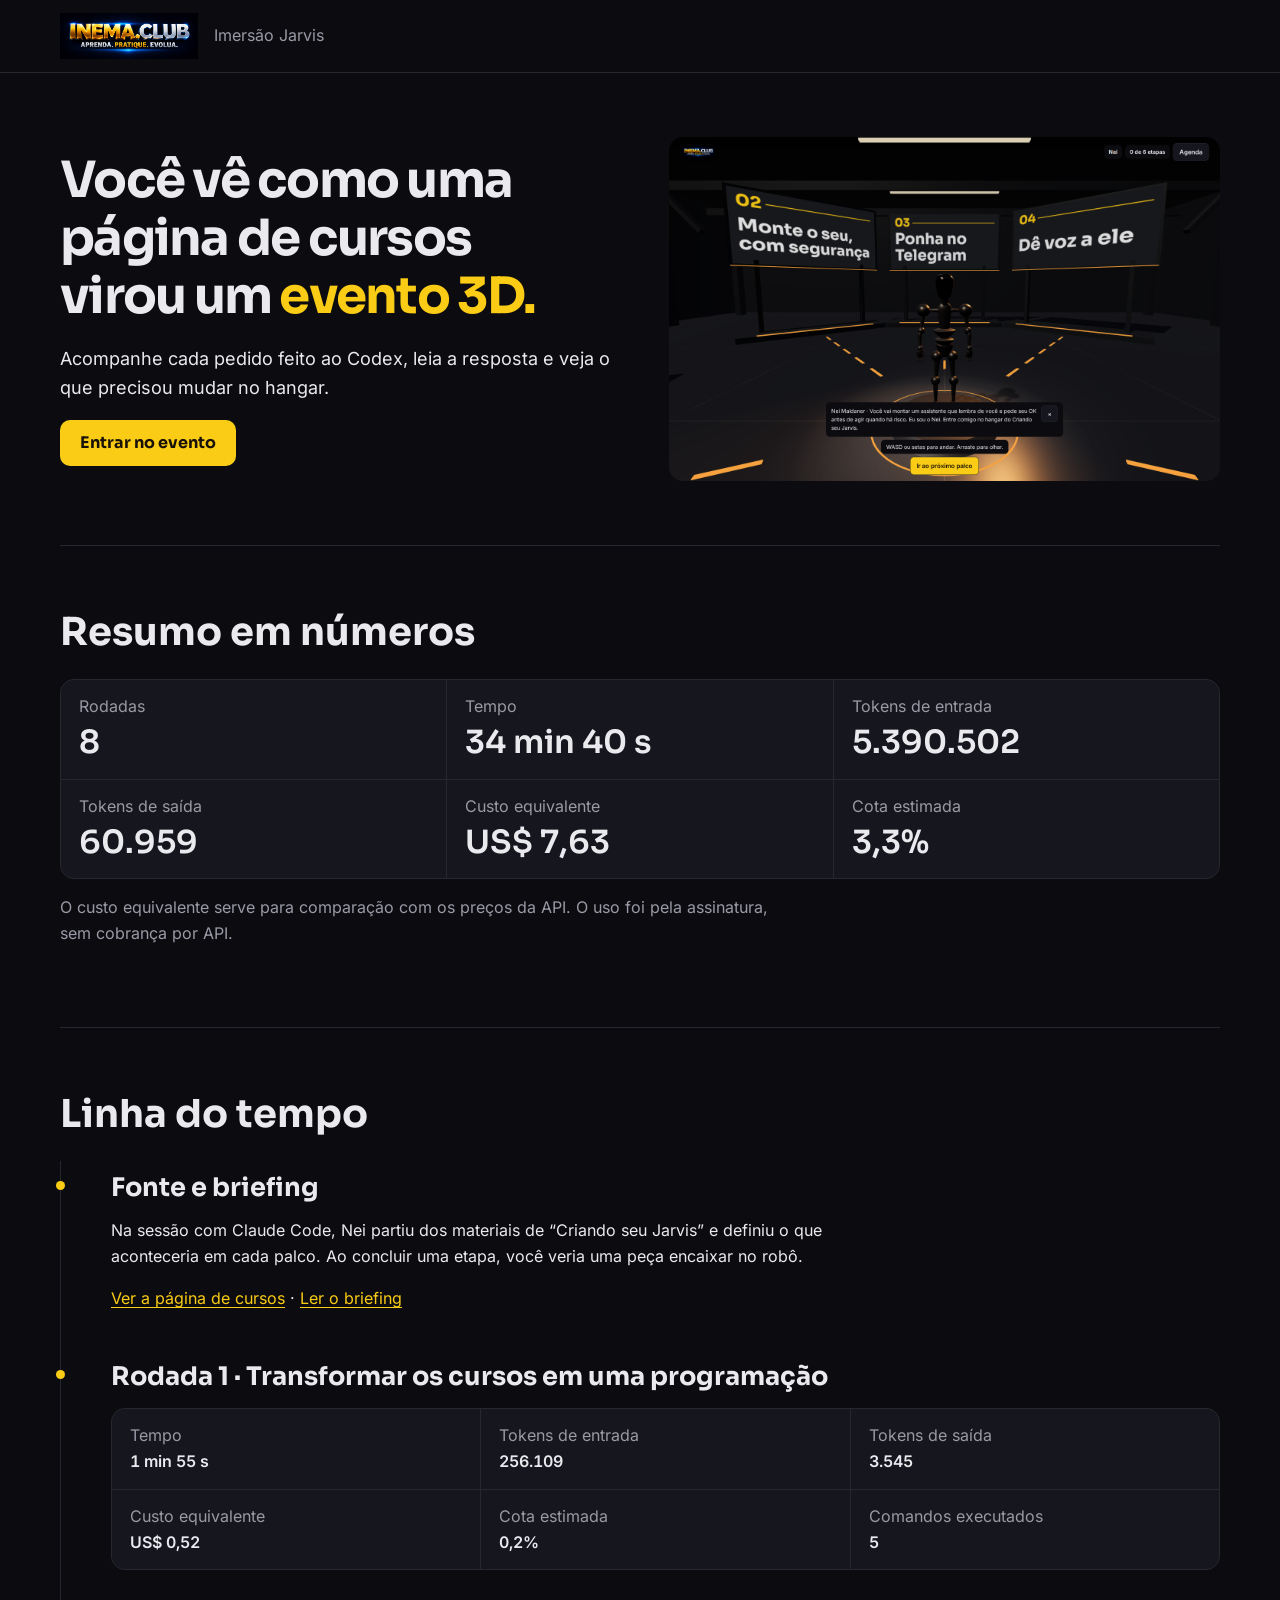
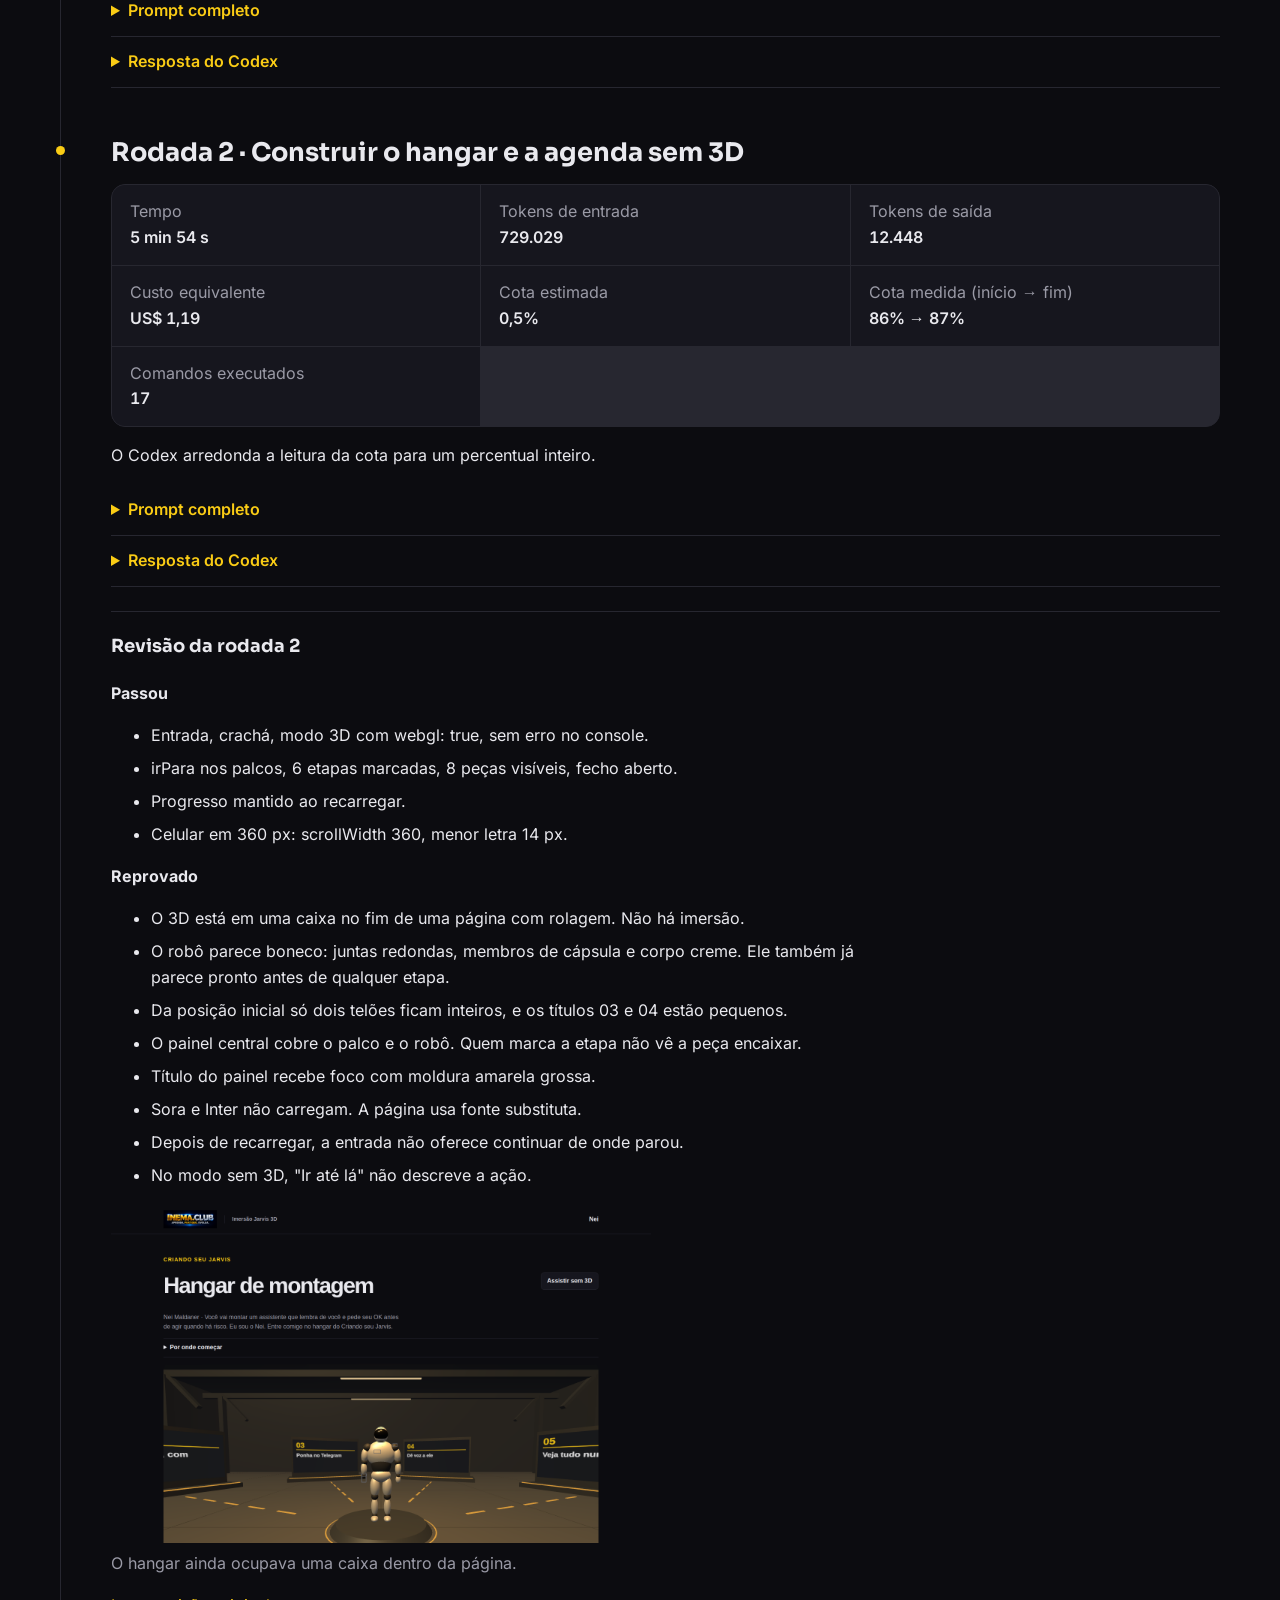
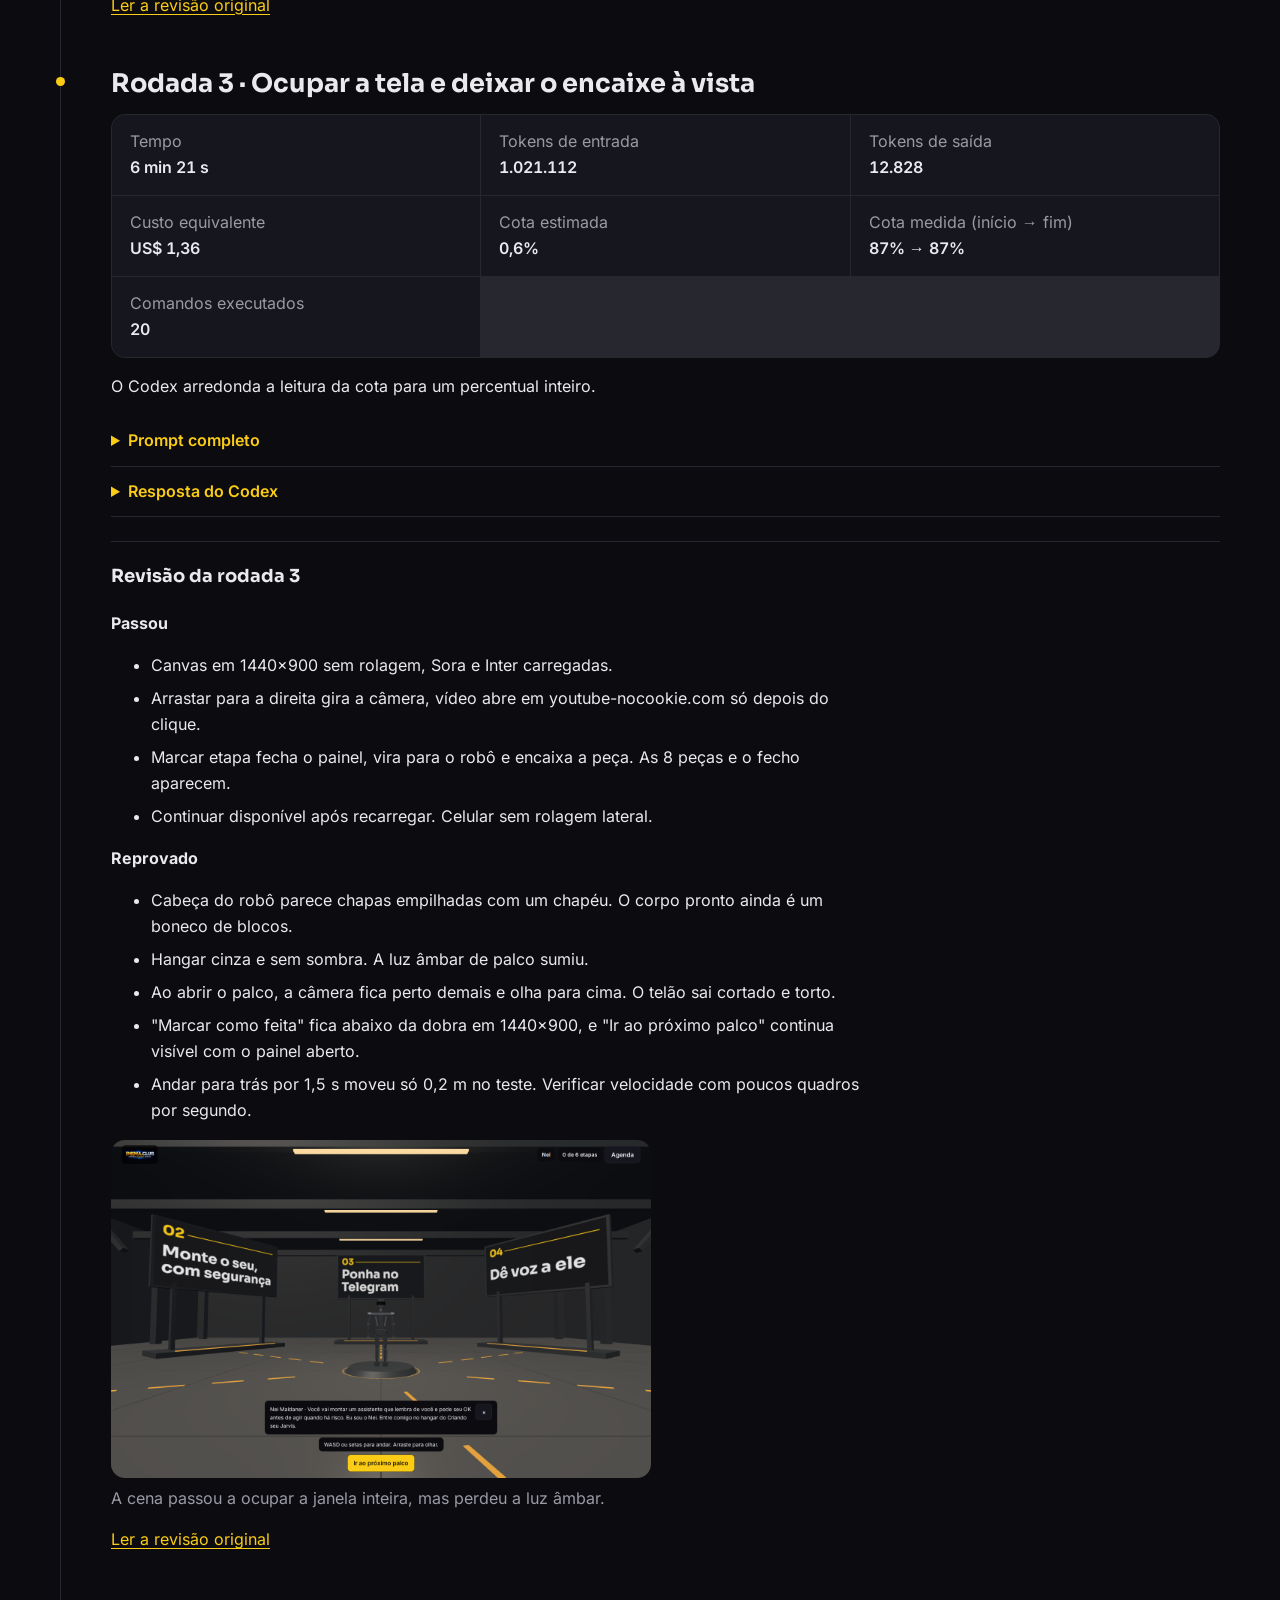
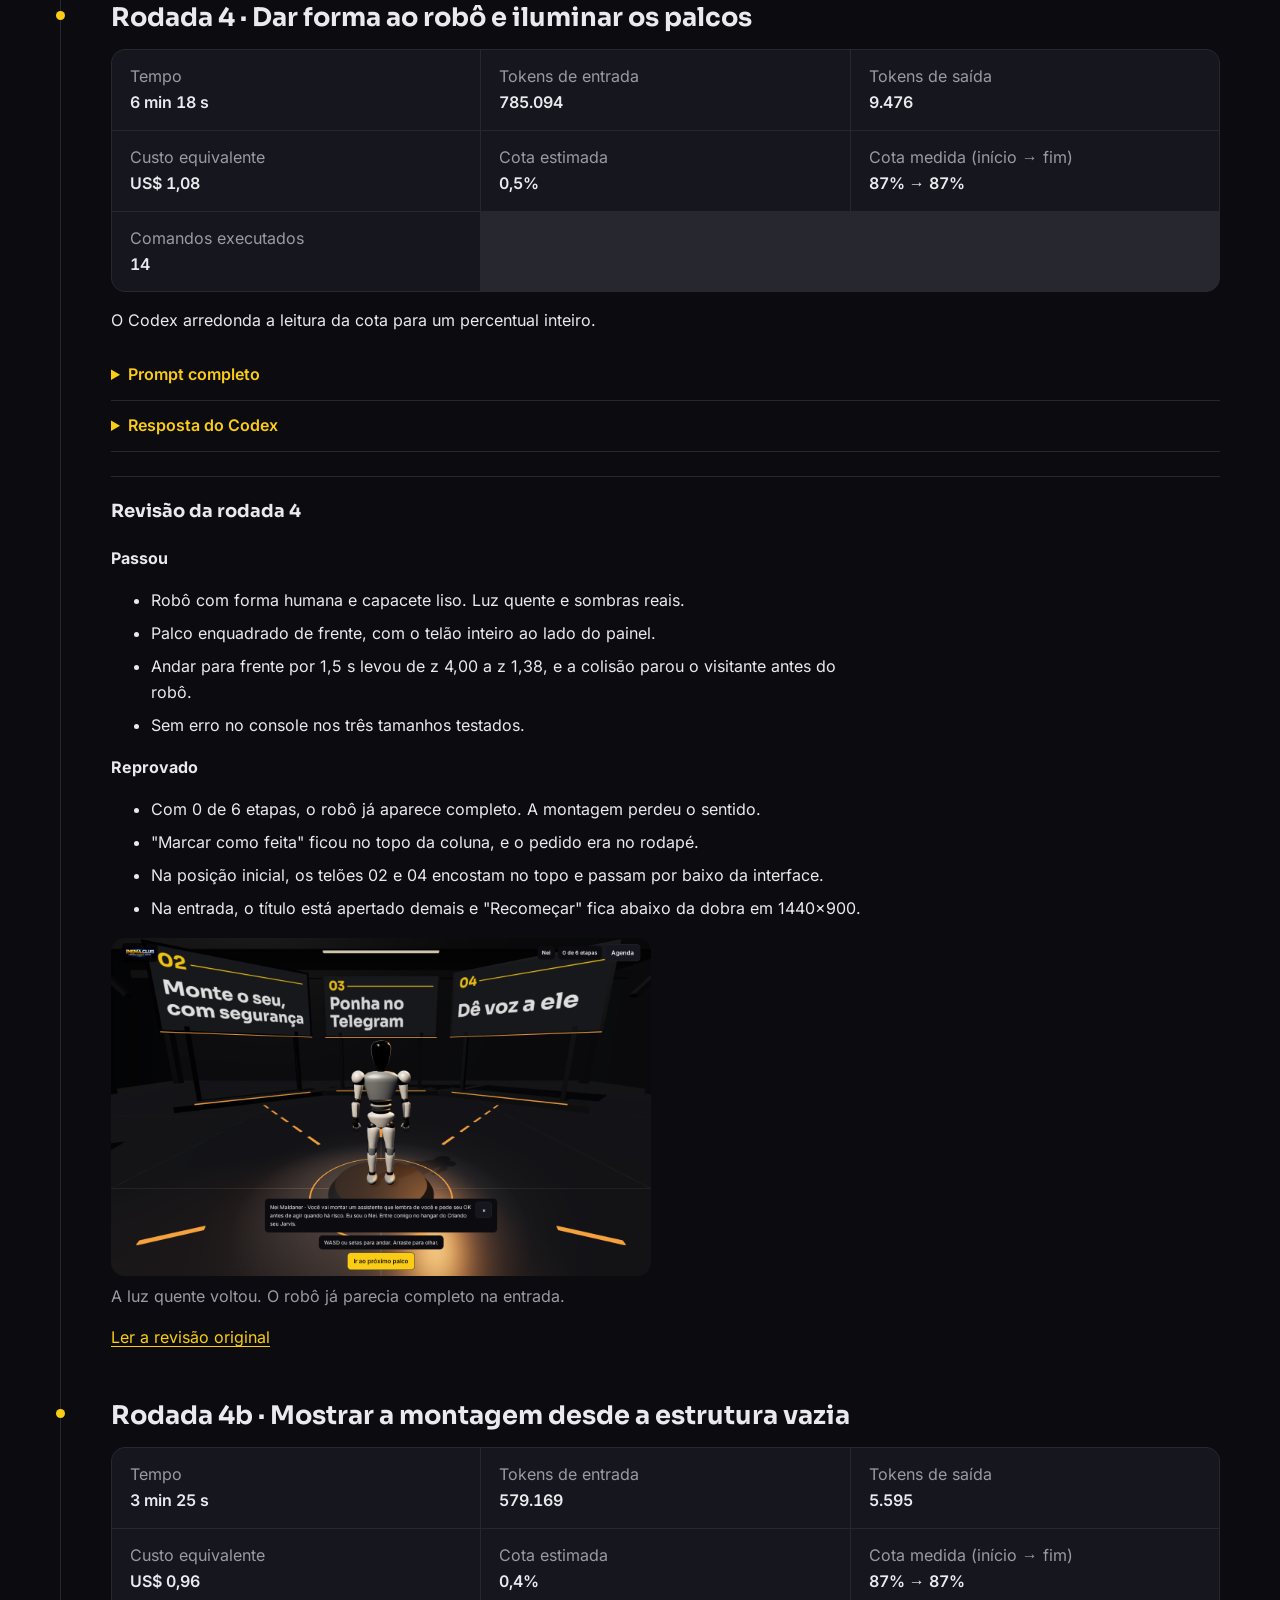
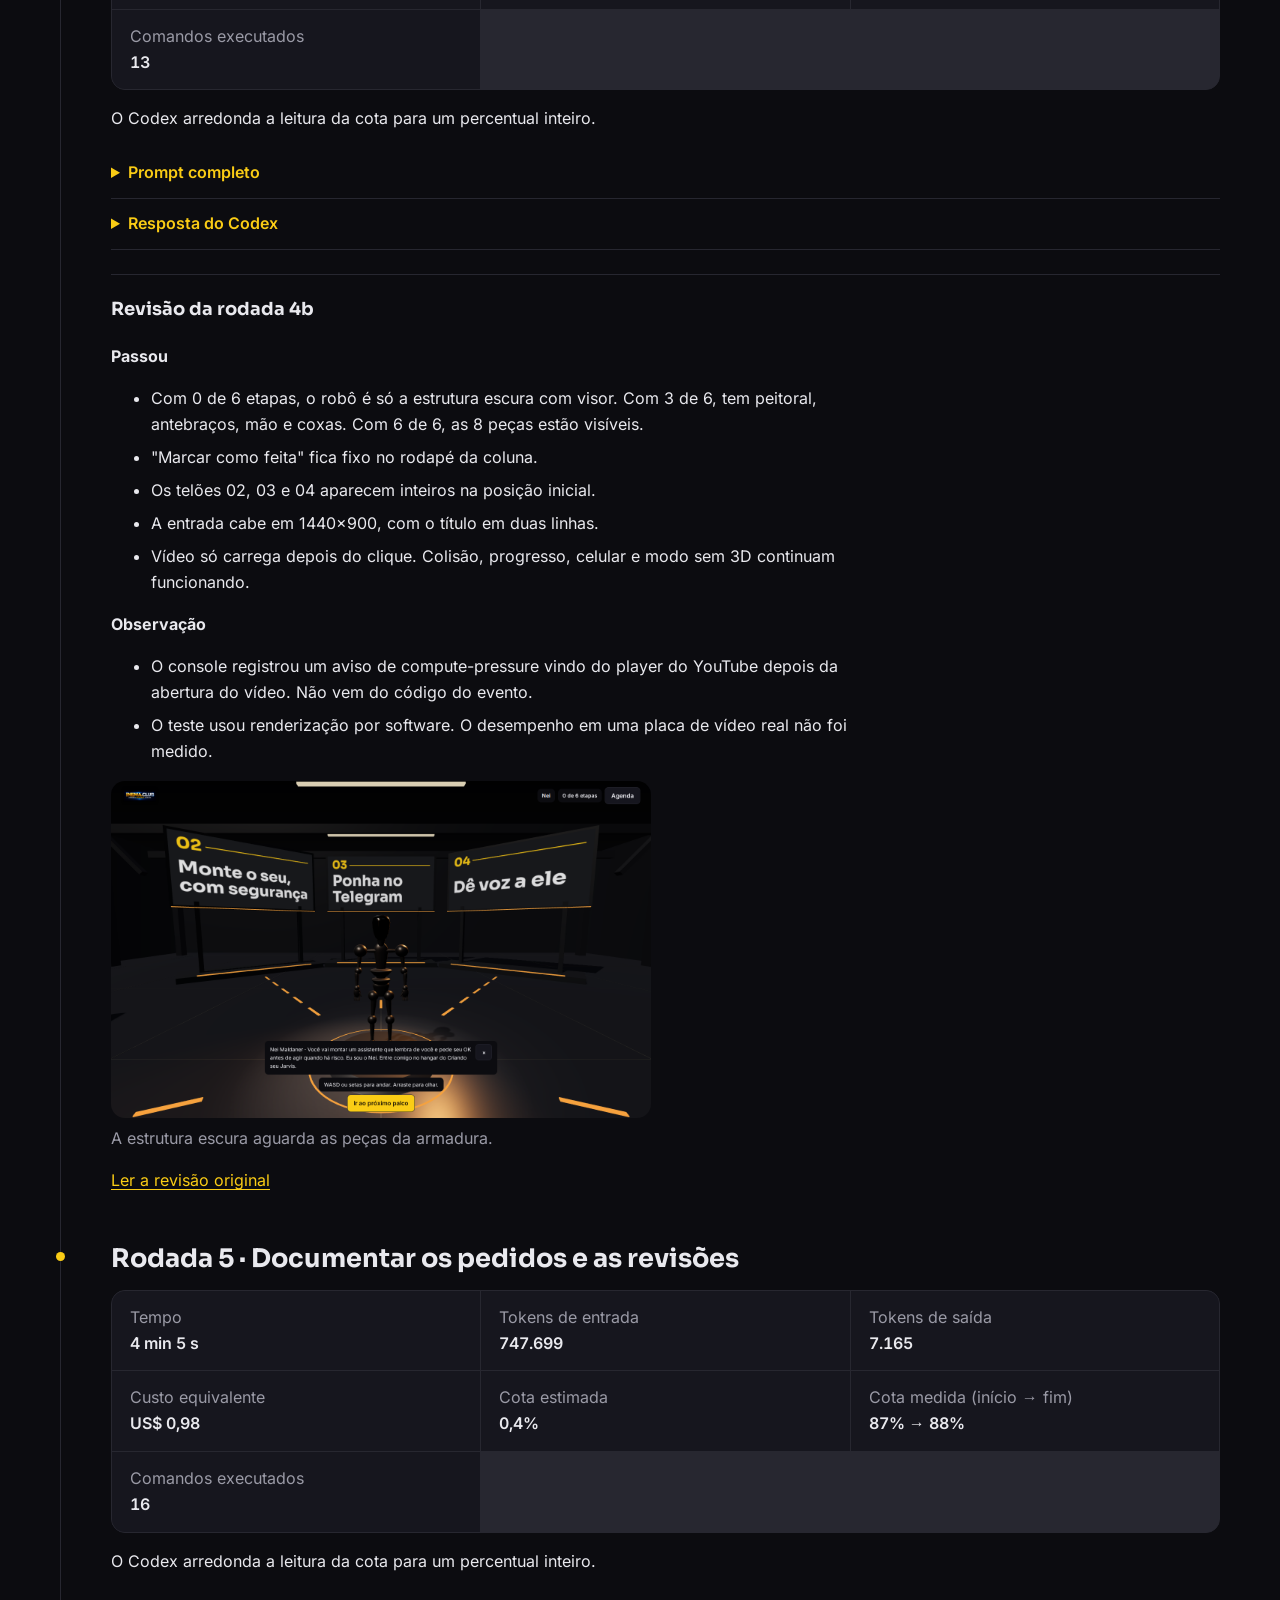
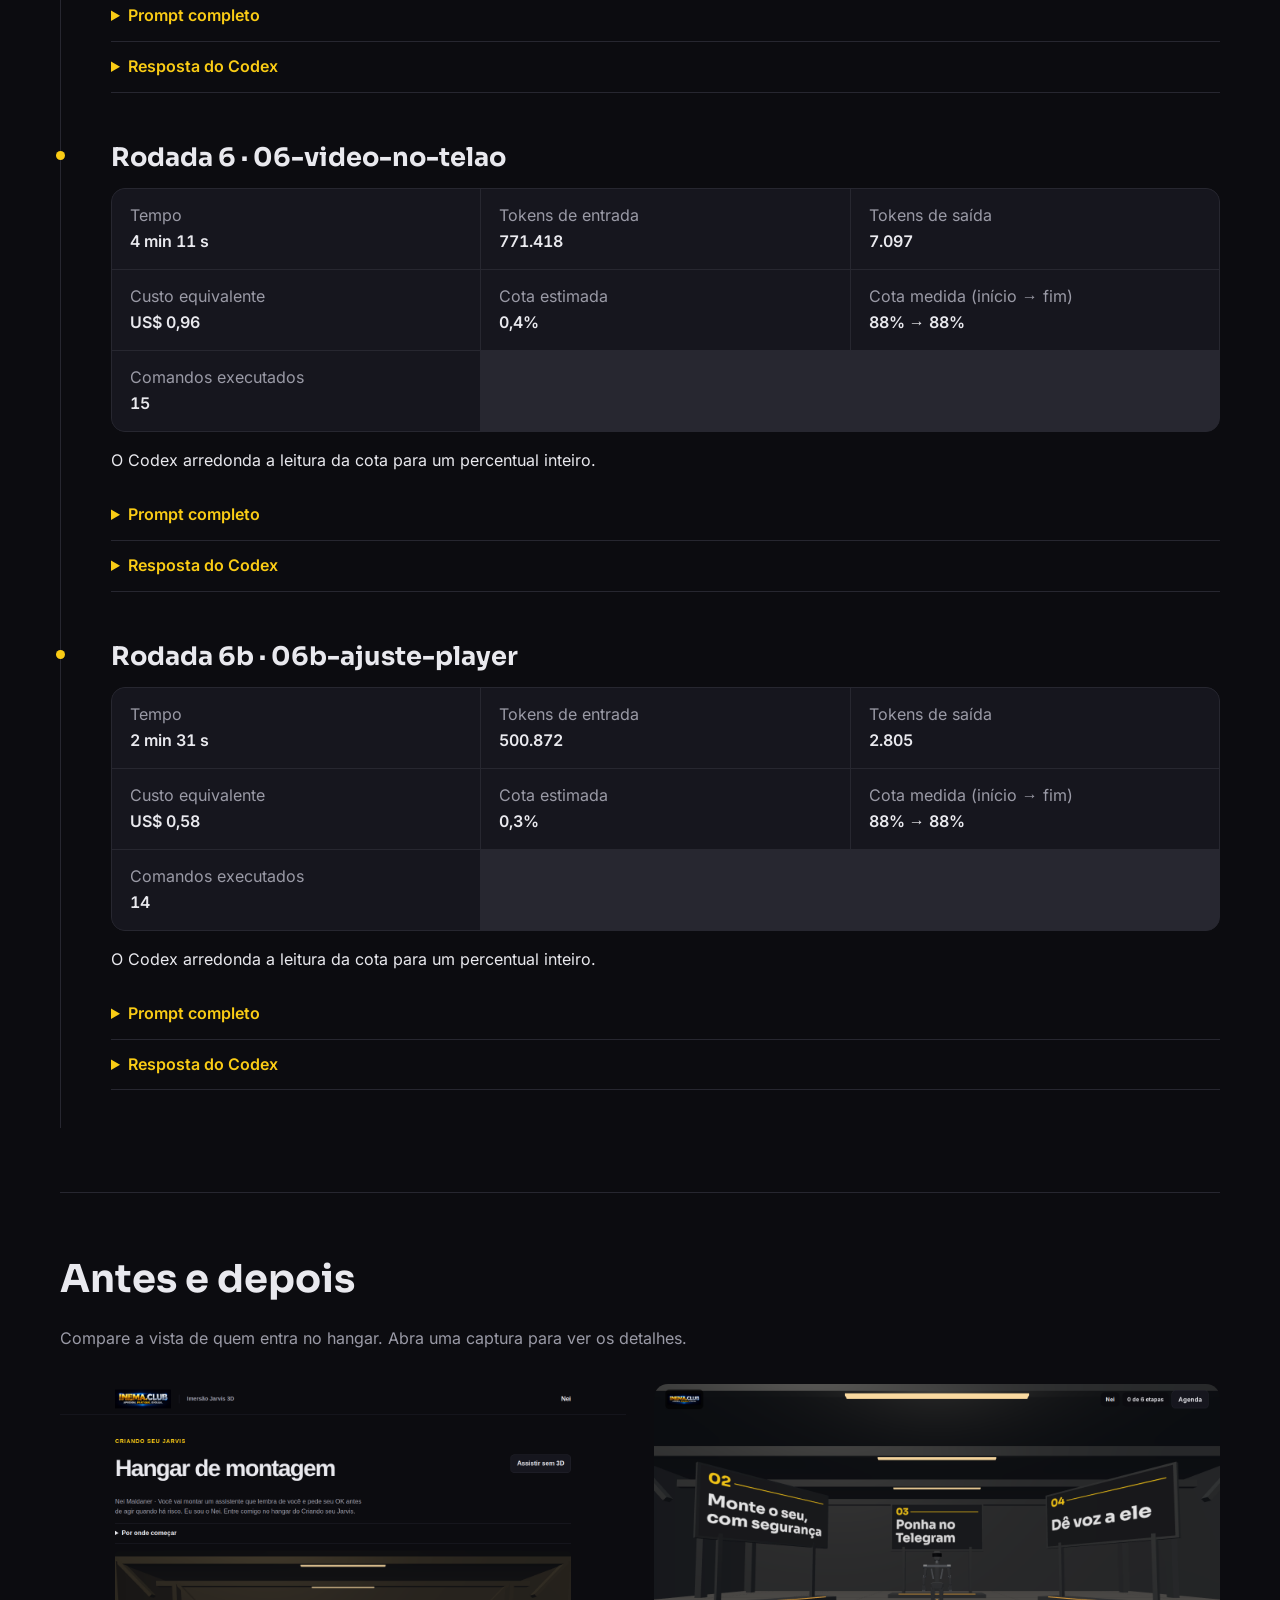
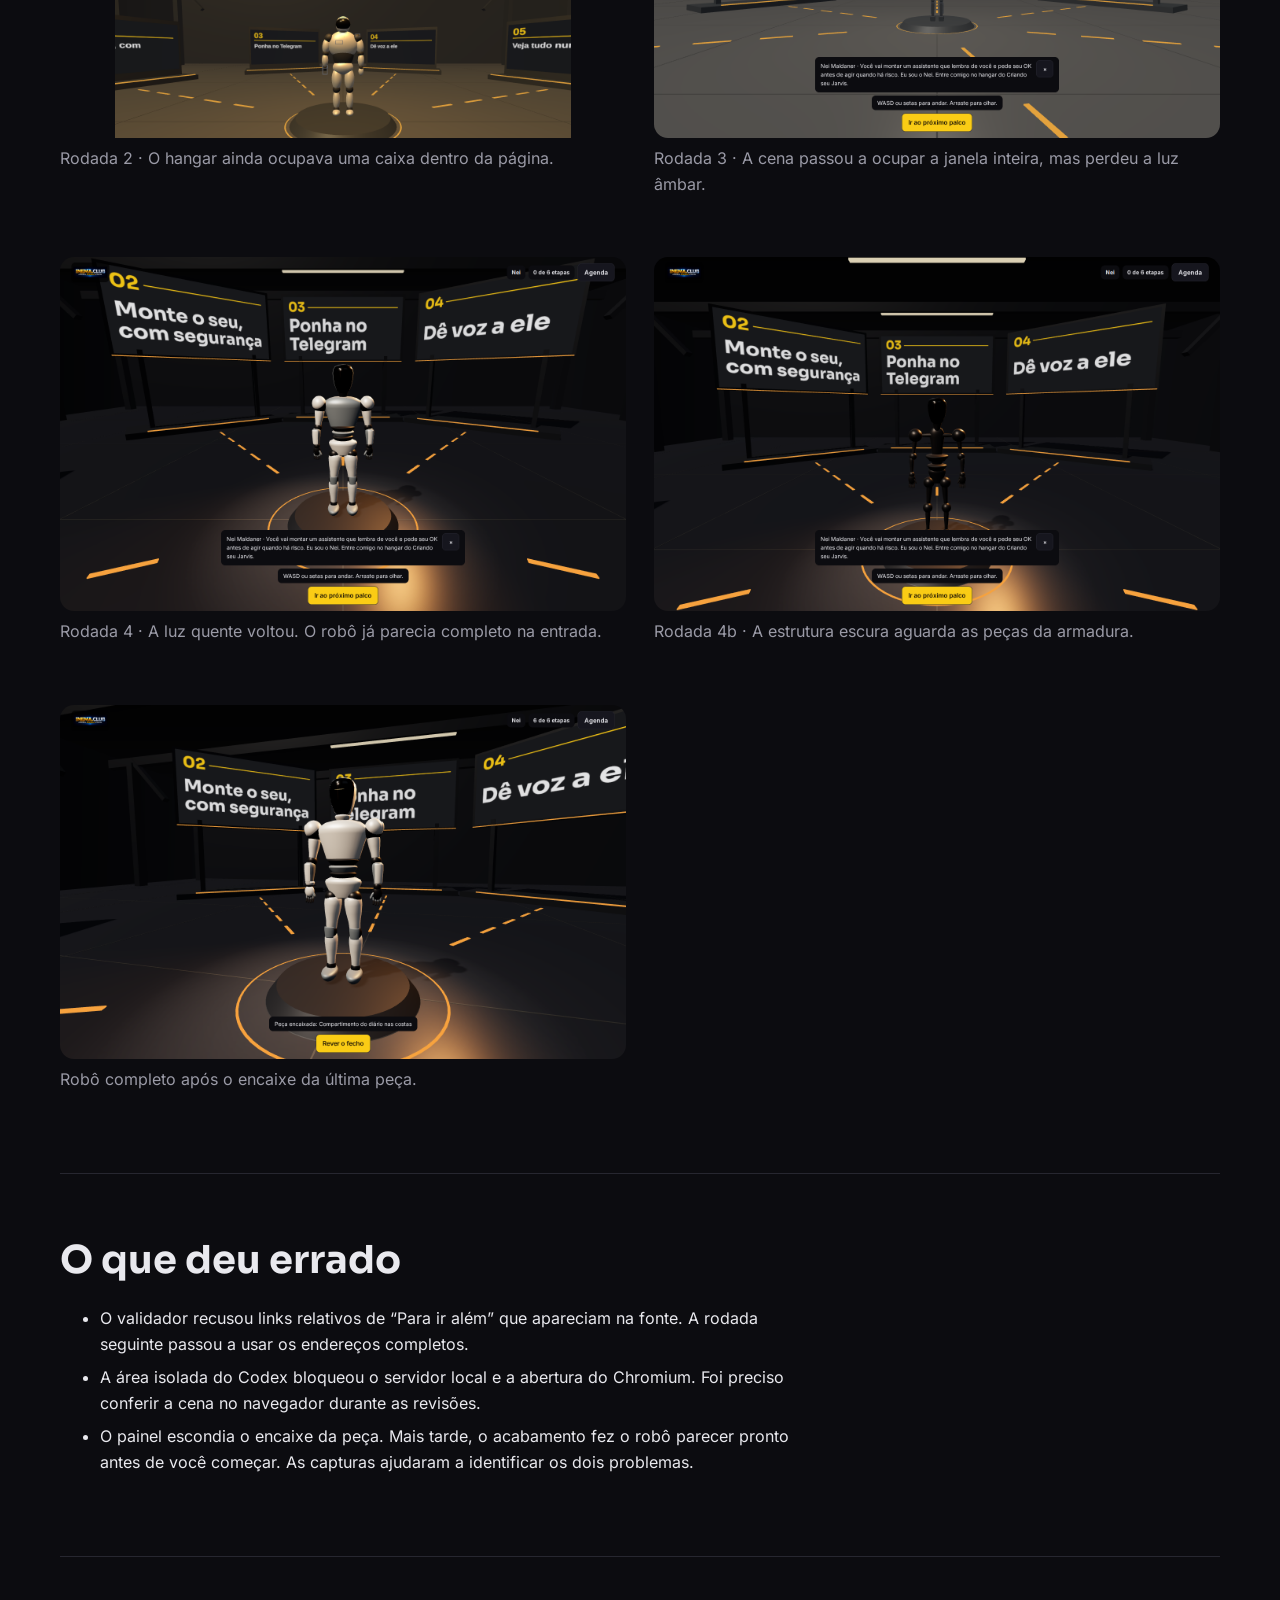
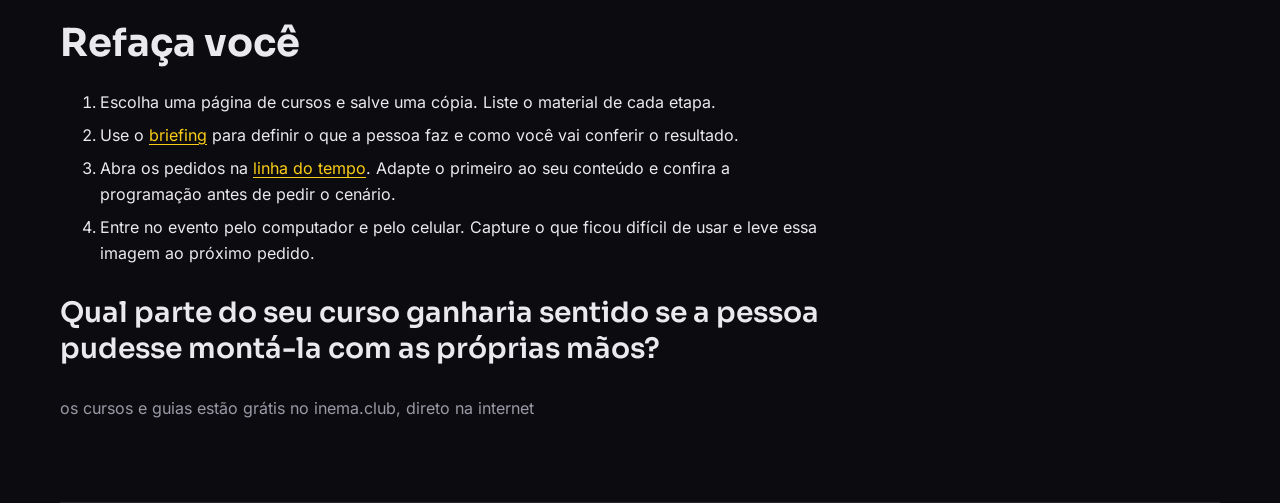
<file: processo/index.html>
<!doctype html>
<html lang="pt-BR">
<head>
  <meta charset="utf-8">
  <meta name="viewport" content="width=device-width, initial-scale=1">
  <title>Como este evento foi feito · Imersão Jarvis</title>
  <link rel="stylesheet" href="processo.css">
  <script defer src="processo.js"></script>
</head>
<body>
<header><div class="barra"><a href="../index.html"><img src="../marca/logo-inema-club-horizontal.png" alt="INEMA.CLUB — entrar no evento"></a><span>Imersão Jarvis</span></div></header>
<main>
  <section class="abertura">
    <div><h1>Você vê como uma página de cursos virou um <em>evento 3D.</em></h1>
    <p>Acompanhe cada pedido feito ao Codex, leia a resposta e veja o que precisou mudar no hangar.</p>
    <a class="botao" href="../index.html">Entrar no evento</a></div>
    <img src="revisoes/capturas-r4b/02-hangar.png" alt="O hangar visto por quem entra, com o Jarvis entre os telões">
  </section>
  <section><h2>Resumo em números</h2>
    <dl id="resumo" class="metricas"></dl>
    <p>O custo equivalente serve para comparação com os preços da API. O uso foi pela assinatura, sem cobrança por API.</p>
    <p id="status" role="status">Carregando os registros…</p>
    <noscript>Ative o JavaScript para consultar os números e as rodadas.</noscript>
  </section>
  <section id="linha"><h2>Linha do tempo</h2>
    <div class="trilha" id="rodadas">
      <article><h3>Fonte e briefing</h3>
      <p>Na sessão com Claude Code, Nei partiu dos materiais de “Criando seu Jarvis” e definiu o que aconteceria em cada palco. Ao concluir uma etapa, você veria uma peça encaixar no robô.</p>
      <a href="../fonte/criando-seu-jarvis.html">Ver a página de cursos</a> · <a href="BRIEFING.md">Ler o briefing</a></article>
    </div>
  </section>
  <section><h2>Antes e depois</h2>
    <p>Compare a vista de quem entra no hangar. Abra uma captura para ver os detalhes.</p>
    <div id="galeria" class="galeria"></div>
  </section>
  <section><h2>O que deu errado</h2>
    <ul>
      <li>O validador recusou links relativos de “Para ir além” que apareciam na fonte. A rodada seguinte passou a usar os endereços completos.</li>
      <li>A área isolada do Codex bloqueou o servidor local e a abertura do Chromium. Foi preciso conferir a cena no navegador durante as revisões.</li>
      <li>O painel escondia o encaixe da peça. Mais tarde, o acabamento fez o robô parecer pronto antes de você começar. As capturas ajudaram a identificar os dois problemas.</li>
    </ul>
  </section>
  <section><h2>Refaça você</h2>
    <ol>
      <li>Escolha uma página de cursos e salve uma cópia. Liste o material de cada etapa.</li>
      <li>Use o <a href="BRIEFING.md">briefing</a> para definir o que a pessoa faz e como você vai conferir o resultado.</li>
      <li>Abra os pedidos na <a href="#linha">linha do tempo</a>. Adapte o primeiro ao seu conteúdo e confira a programação antes de pedir o cenário.</li>
      <li>Entre no evento pelo computador e pelo celular. Capture o que ficou difícil de usar e leve essa imagem ao próximo pedido.</li>
    </ol>
    <p class="pergunta">Qual parte do seu curso ganharia sentido se a pessoa pudesse montá-la com as próprias mãos?</p>
    <p>os cursos e guias estão grátis no inema.club, direto na internet</p>
  </section>
</main>
</body></html>
</file>
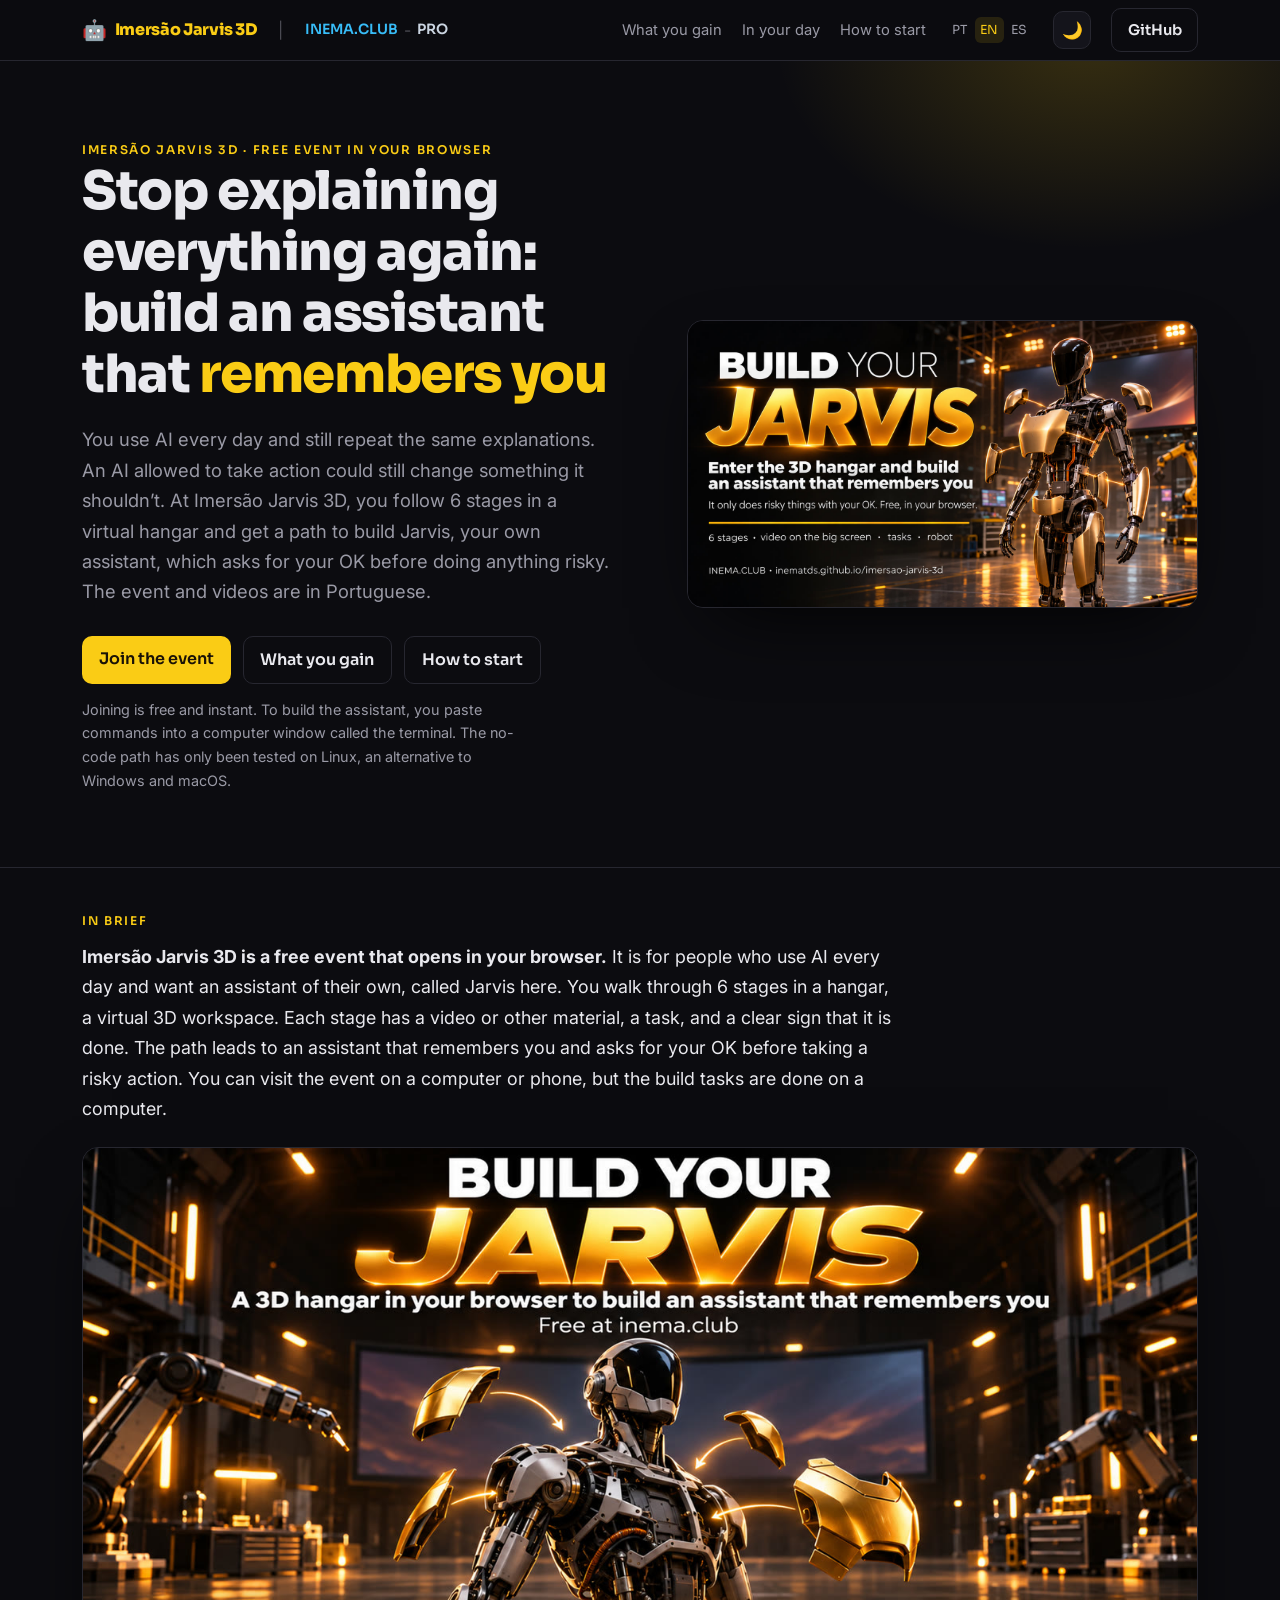
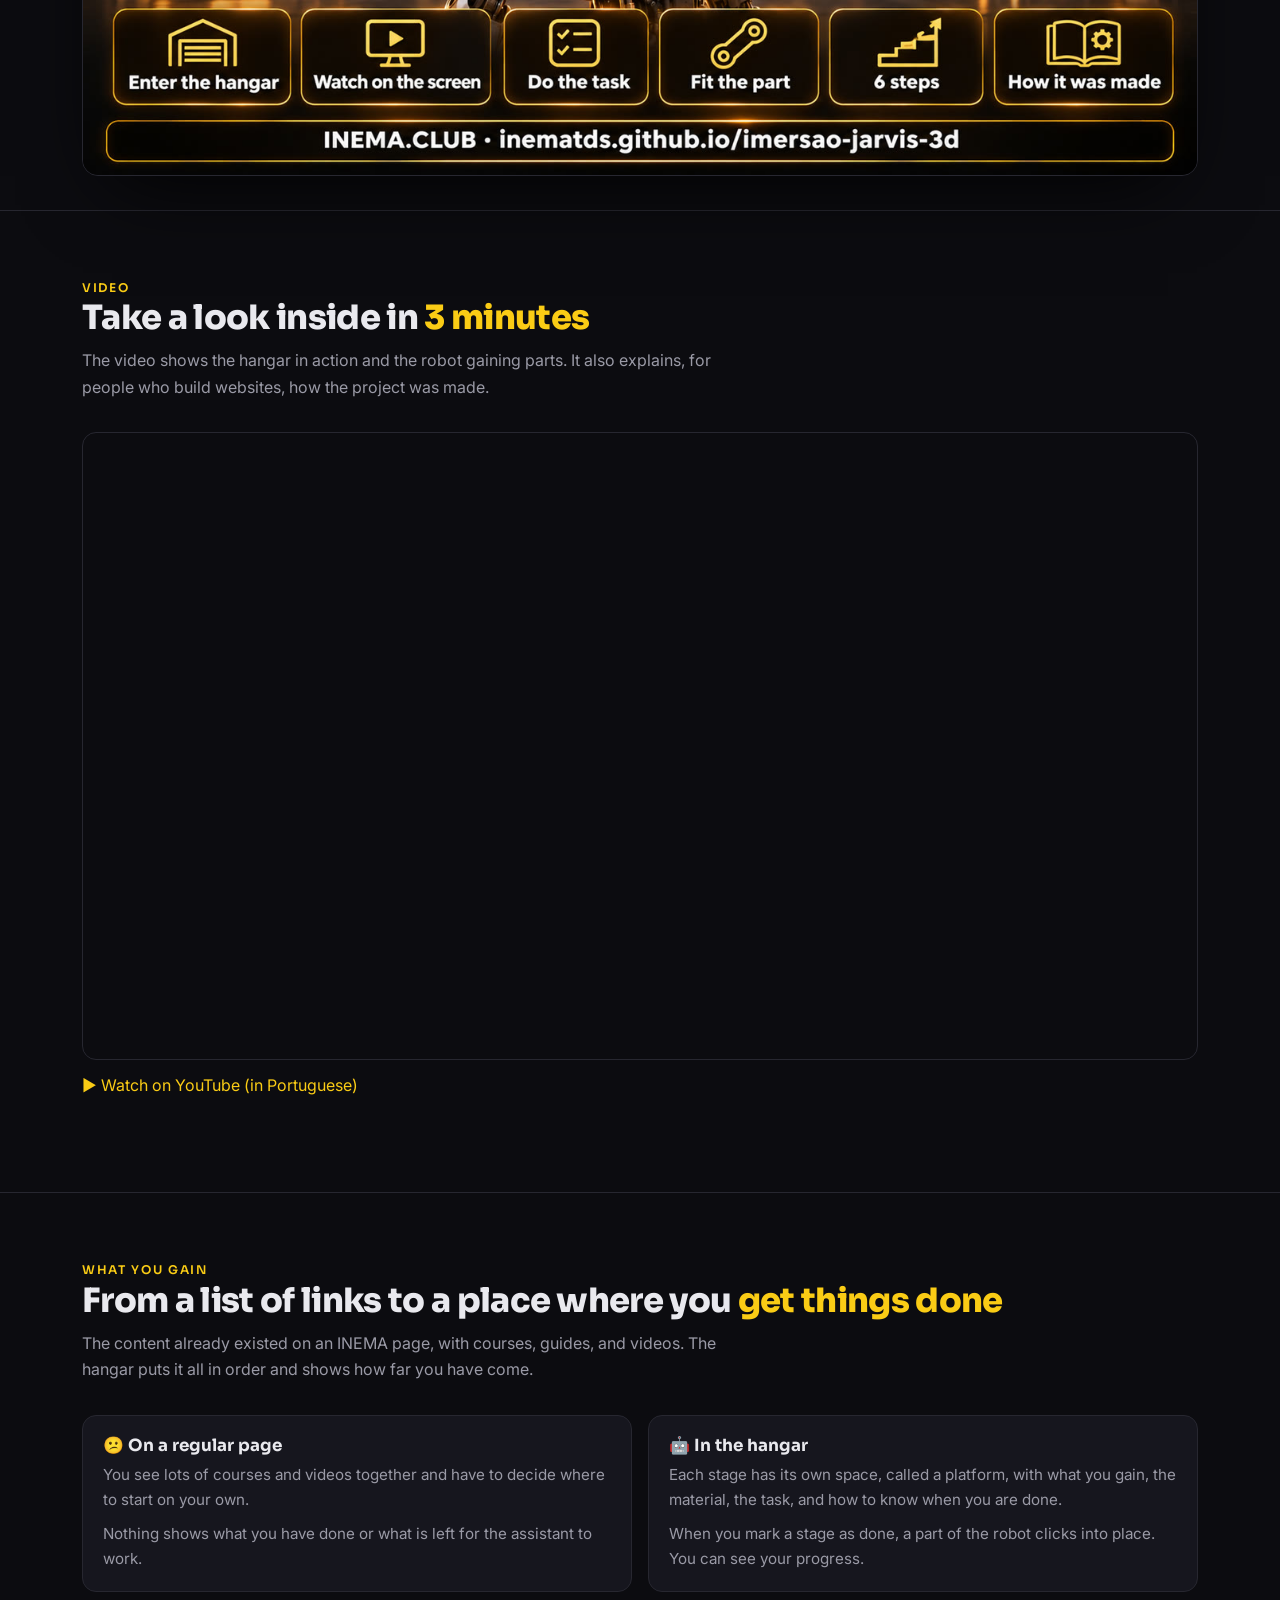
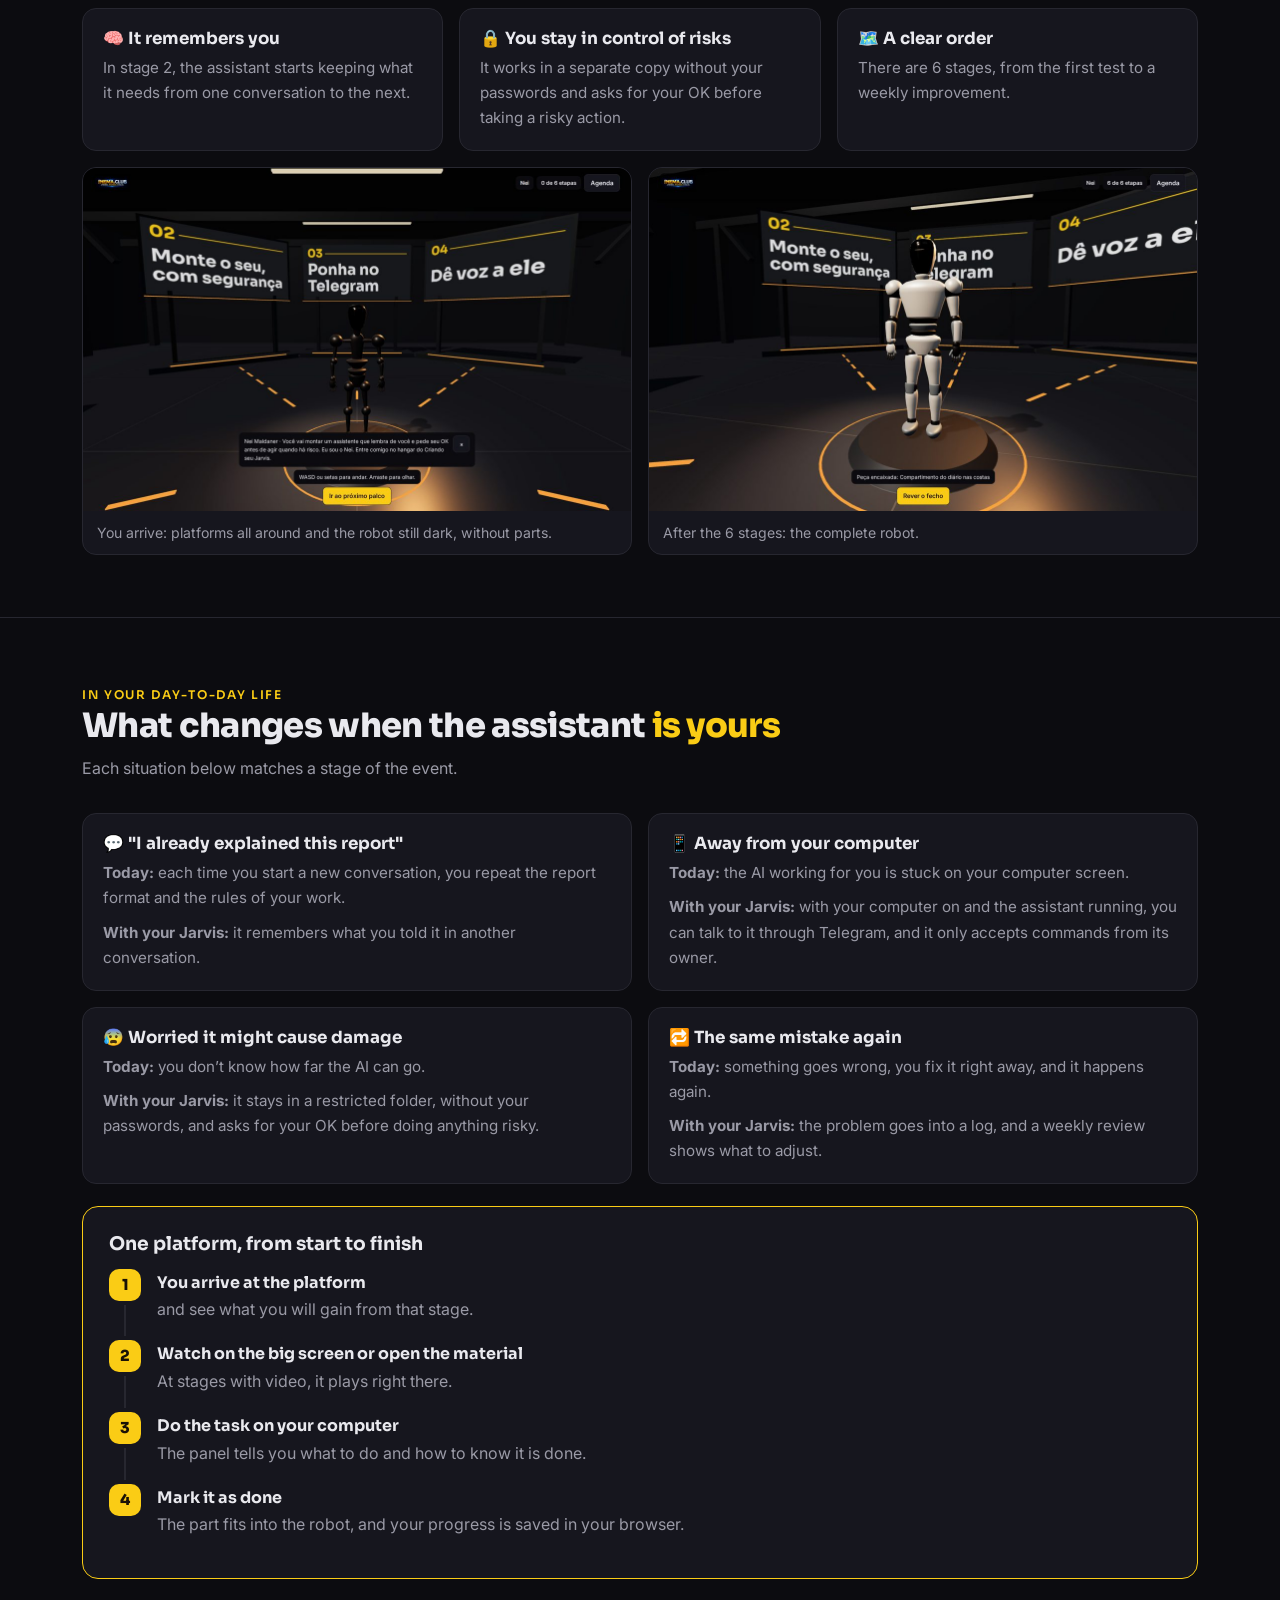
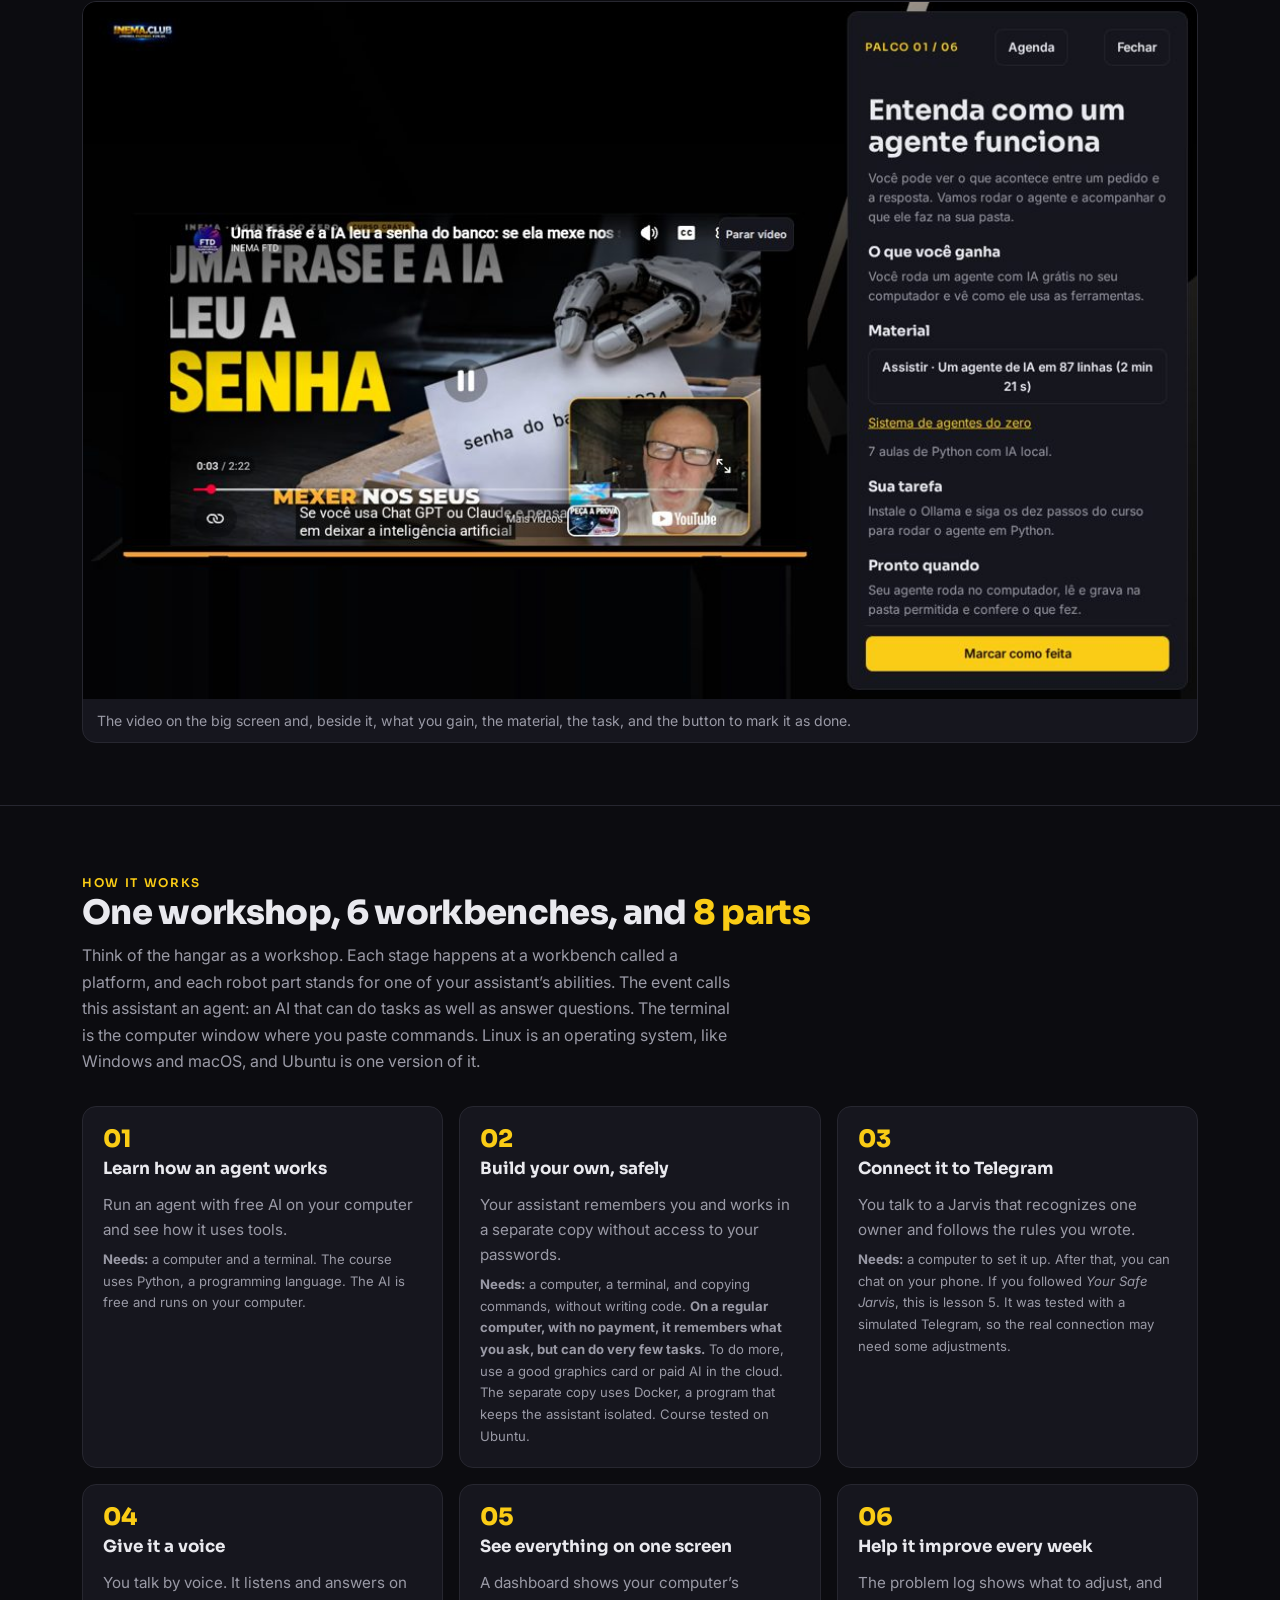
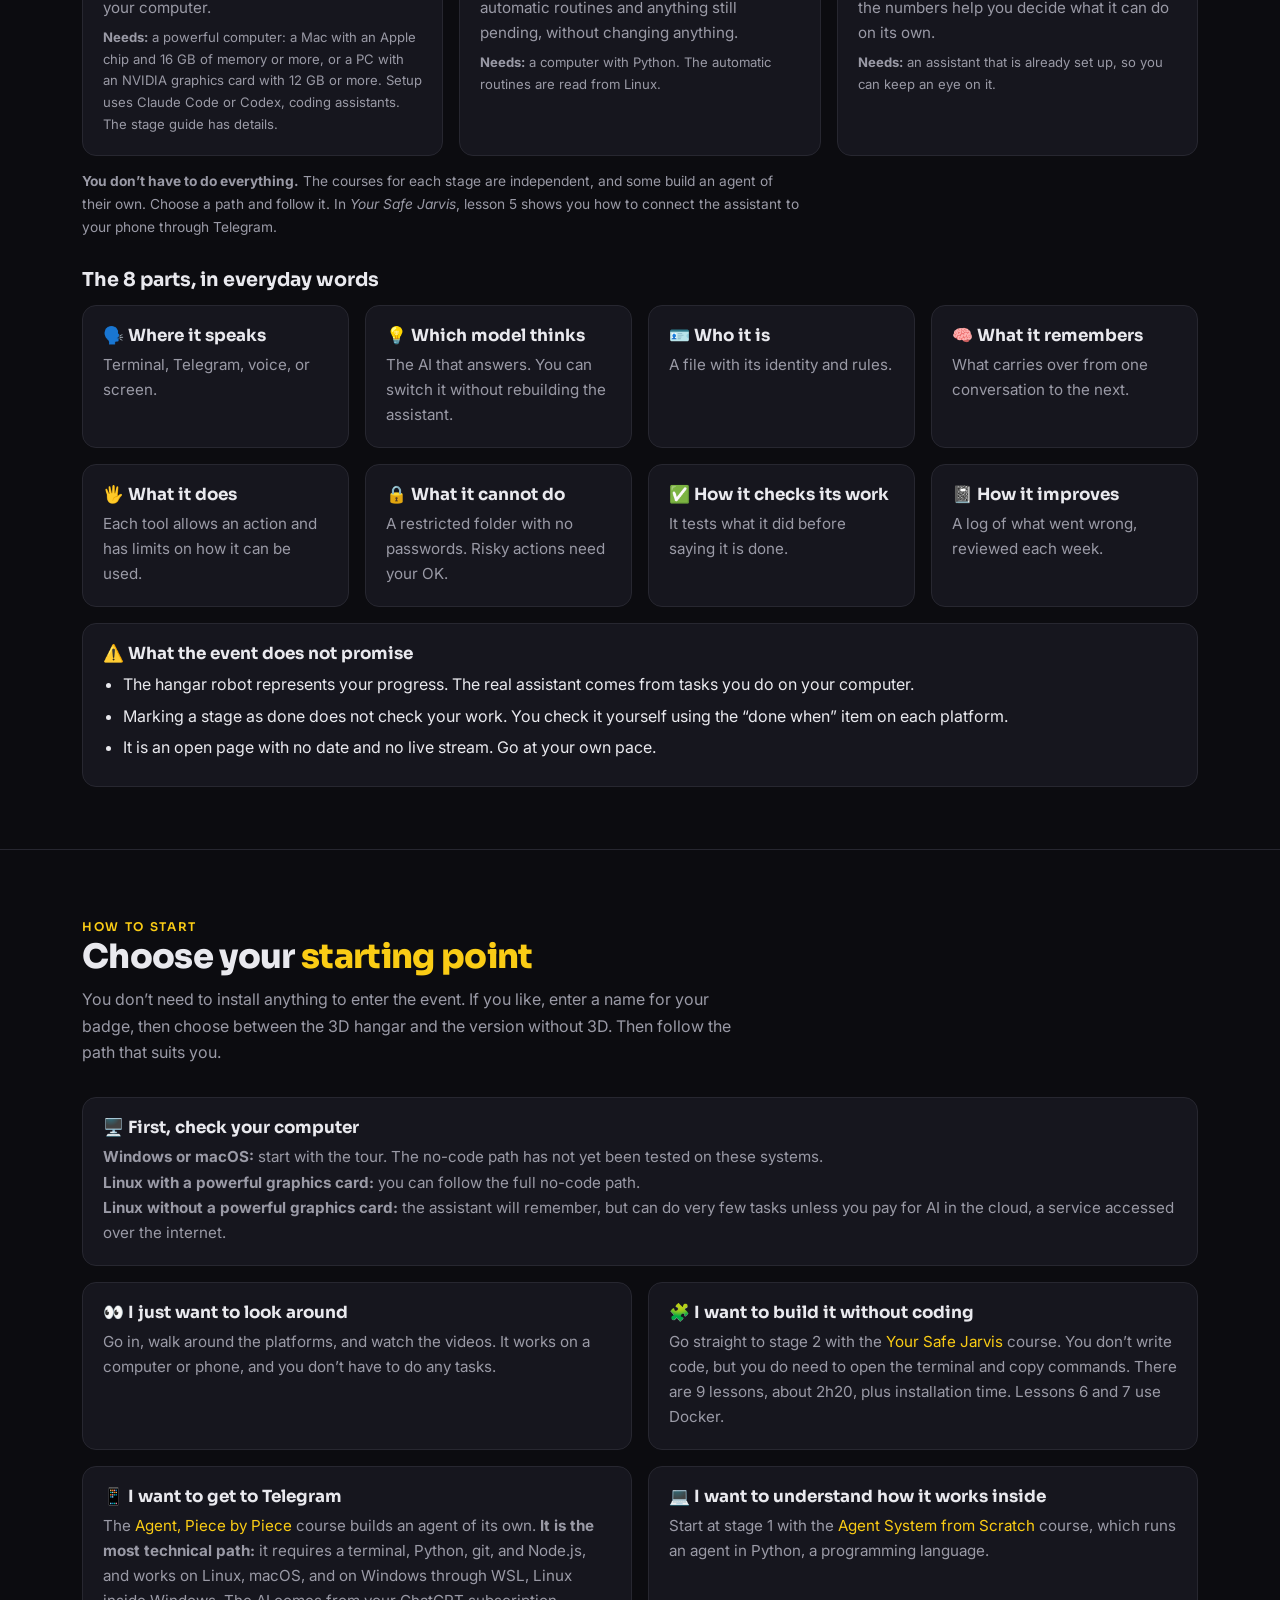
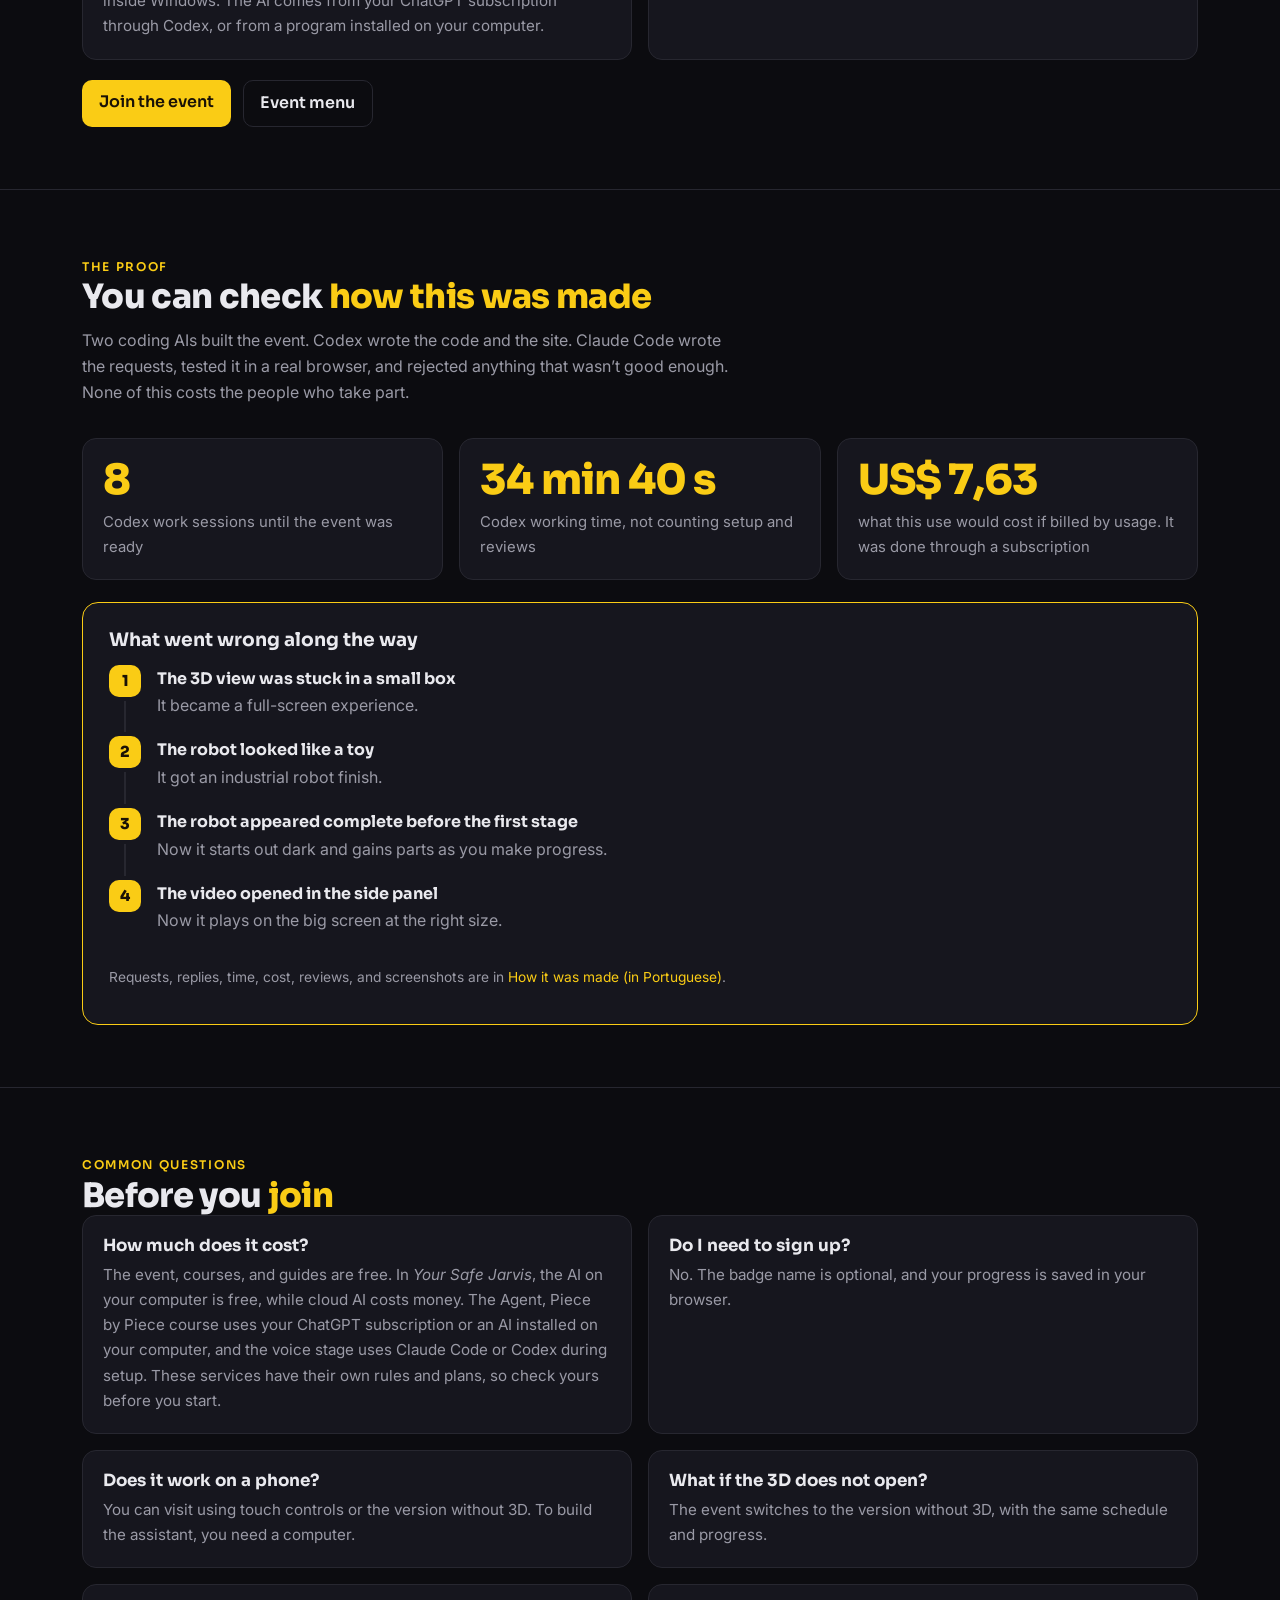
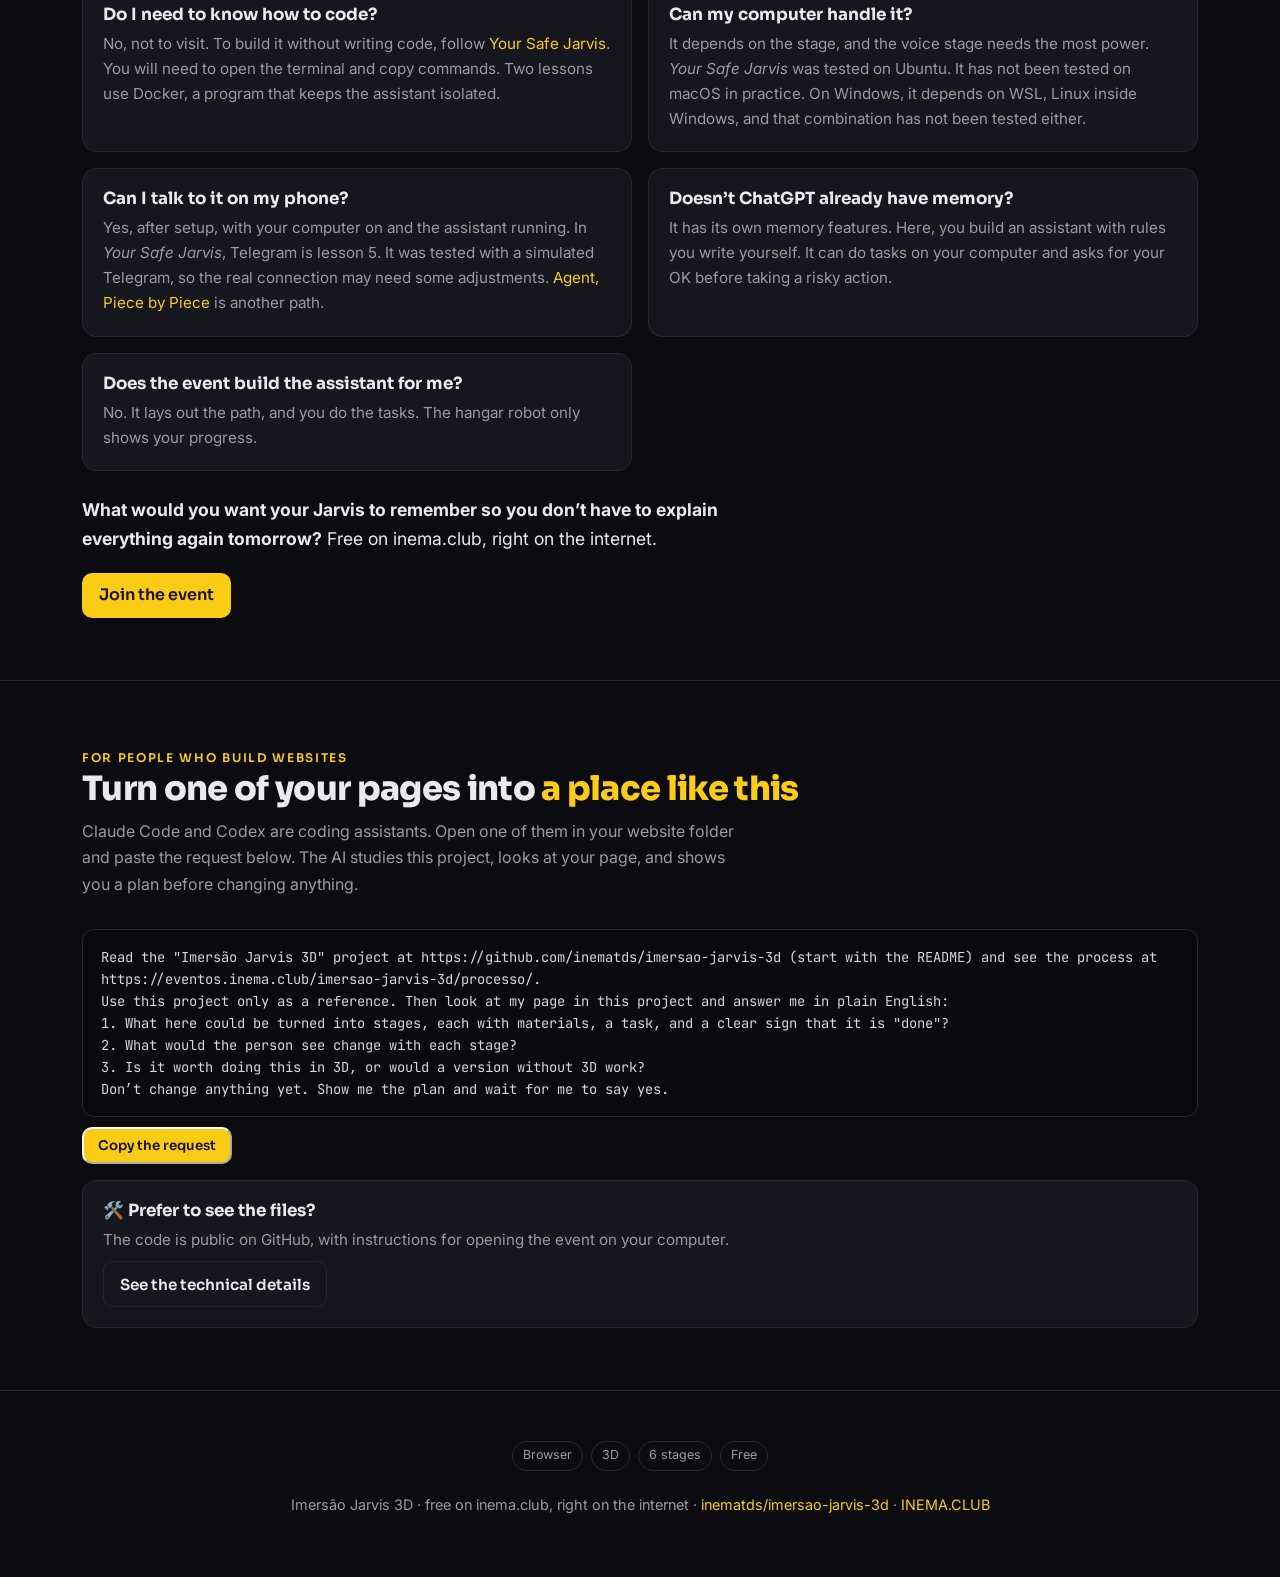
<file: guia/en/index.html>
<!DOCTYPE html>
<html lang="en">
<head>
<meta charset="utf-8">
<meta name="viewport" content="width=device-width, initial-scale=1">
<title>Imersão Jarvis 3D: Step into the hangar and build an assistant that remembers you</title>
<meta name="description" content="A free 3D event in your browser. Walk through 6 stages, watch lessons on the big screen, do the tasks, and build an assistant that remembers you and only takes risky actions with your OK.">
<link rel="alternate" hreflang="pt-BR" href="https://inematds.github.io/imersao-jarvis-3d/guia/">
<link rel="alternate" hreflang="en" href="https://inematds.github.io/imersao-jarvis-3d/guia/en/">
<link rel="alternate" hreflang="es" href="https://inematds.github.io/imersao-jarvis-3d/guia/es/">
<meta property="og:title" content="Imersão Jarvis 3D: build an assistant that remembers you">
<meta property="og:description" content="Step into the 3D hangar, visit the 6 stages, and build an assistant that only takes risky actions with your OK. Free in your browser.">
<meta property="og:image" content="https://inematds.github.io/imersao-jarvis-3d/guia/assets/banner-en.jpg">
<link rel="preconnect" href="https://fonts.googleapis.com">
<link rel="preconnect" href="https://fonts.gstatic.com" crossorigin>
<link href="https://fonts.googleapis.com/css2?family=Sora:wght@400;600;800&family=Inter:wght@400;500;600&family=JetBrains+Mono:wght@400;600&display=swap" rel="stylesheet">
<style>
  :root{
    --bg:#0c0c10; --bg2:#14141b; --card:#16161e; --line:#272730;
    --txt:#e9e9ee; --mut:#9a9aa6; --amb:#FACC15; --amb2:#f0c070; --sky:#38bdf8; --pro:#cbd5e1;
    --fill:#FACC15; --tint:rgba(250,204,21,.12); --ok:#7CE0C6; --bad:#F0918A;
    color-scheme:dark;
  }
  body.light{
    --bg:#f6f7f9; --bg2:#eceef2; --card:#ffffff; --line:#e1e3ea;
    --txt:#1a1a22; --mut:#5b5b68; --amb:#a16207; --amb2:#a16207; --sky:#0369a1; --pro:#b45309;
    --fill:#FACC15; --tint:#FEF9C3; --ok:#0E6B55; --bad:#A83426;
    color-scheme:light;
  }
  body.light .hero .glow{opacity:.5}
  body.light pre{background:#0e0e14;color:#d6d6e0}
  body.light pre .c{color:#8a8a98}
  body.light pre .k{color:#f0c070}
  body.light nav{background:rgba(246,247,249,.85)}
  body.light .amb{color:var(--txt);background:linear-gradient(transparent 55%,#FACC15 55%)}
  *{box-sizing:border-box}
  html{scroll-behavior:smooth}
  body{margin:0;background:var(--bg);color:var(--txt);font:16px/1.65 Inter,system-ui,sans-serif;-webkit-font-smoothing:antialiased}
  h1,h2,h3{font-family:Sora,sans-serif;line-height:1.15;margin:0}
  a{color:var(--amb);text-decoration:none}
  body.light main a:not(.btn),body.light footer a{color:#854d0e;text-decoration:underline;text-decoration-color:#FACC15;text-decoration-thickness:3px}
  code,pre{font-family:"JetBrains Mono",monospace}
  p code,li code,td code{font-size:.9em;background:var(--bg2);border:1px solid var(--line);border-radius:6px;padding:.05em .35em}
  .wrap{max-width:1160px;margin:0 auto;padding:0 22px}
  .mut{color:var(--mut)} .amb{color:var(--amb)}
  .chip{display:inline-block;font-size:.75rem;letter-spacing:.14em;text-transform:uppercase;color:var(--amb);font-weight:600;font-family:Sora}
  nav{position:sticky;top:0;z-index:30;backdrop-filter:blur(12px);background:rgba(12,12,16,.78);border-bottom:1px solid var(--line)}
  nav .wrap{display:flex;align-items:center;gap:22px;height:60px}
  nav .brand{display:flex;align-items:center;gap:8px;font-family:Sora;font-weight:800;letter-spacing:-.02em;color:var(--amb);white-space:nowrap}
  nav .brand .emoji{font-size:1.25rem}
  nav .sep{color:var(--mut);opacity:.45}
  nav .inema{color:var(--sky);font-weight:600;font-size:.88rem;font-family:Sora}
  nav .inema:hover{filter:brightness(1.15)}
  nav .pro{color:var(--pro);font-weight:600;font-size:.88rem;font-family:Sora}
  nav .pro:hover{filter:brightness(1.15)}
  nav .clubpro{display:inline-flex;align-items:center;gap:6px}
  nav .links{margin-left:auto;display:flex;align-items:center;gap:20px;font-size:.92rem}
  nav .links a.sec{color:var(--mut)} nav .links a.sec:hover{color:var(--txt)}
  .lang{display:inline-flex;gap:2px;font-family:Sora;font-size:.78rem}
  .lang a{color:var(--mut);padding:.2em .45em;border-radius:6px} .lang a.on{color:var(--amb);background:var(--tint)}
  .tgl{background:var(--bg2);border:1px solid var(--line);color:var(--txt);width:38px;height:38px;border-radius:10px;cursor:pointer;display:inline-flex;align-items:center;justify-content:center;font-size:1.05rem}
  .tgl:hover{border-color:var(--amb)}
  .btn{display:inline-block;background:var(--fill);color:#1a1206;font-weight:600;padding:.6em 1.05em;border-radius:10px;font-family:Sora}
  .btn.ghost{background:transparent;color:var(--txt);border:1px solid var(--line)}
  nav .links a.sec{white-space:nowrap}
  @media(max-width:1360px){nav .links a.opt{display:none}}
  @media(max-width:860px){nav .links a.sec{display:none}}
  @media(max-width:520px){nav .wrap{gap:8px;padding:8px 14px;height:auto;flex-wrap:wrap} nav .links{gap:8px;margin-left:0;width:100%;justify-content:space-between} nav .btn{padding:.45em .7em;font-size:.82rem} .tgl{width:34px;height:34px}}
  .hero{position:relative;overflow:hidden;border-bottom:1px solid var(--line)}
  .hero .glow{position:absolute;inset:-40% -20% auto auto;width:70%;height:600px;background:radial-gradient(closest-side,rgba(250,204,21,.18),transparent 70%);pointer-events:none}
  .hero .wrap{display:grid;grid-template-columns:1.05fr .95fr;gap:40px;align-items:center;padding:74px 22px}
  .hero h1{font-size:clamp(2.1rem,4.6vw,3.3rem);font-weight:800;letter-spacing:-.025em}
  .hero p.lead{font-size:1.15rem;color:var(--mut);margin:1.1em 0 1.6em;max-width:44ch}
  .hero .cta{display:flex;gap:12px;flex-wrap:wrap}
  .hero figure{margin:0;border-radius:16px;overflow:hidden;border:1px solid var(--line);box-shadow:0 30px 80px -30px #000}
  .hero figure img{width:100%;height:auto;display:block}
  .resumo{padding:38px 0 34px;border-bottom:1px solid var(--line)}
  .resumo p{font-size:1.12rem;line-height:1.7;max-width:74ch;margin:.55em 0 0}
  @media(max-width:780px){.hero .wrap{grid-template-columns:1fr;padding:48px 22px}}
  section{padding:62px 0;border-bottom:1px solid var(--line)}
  section h2{font-size:clamp(1.5rem,3.4vw,2.1rem);font-weight:800;letter-spacing:-.02em}
  section .sub{color:var(--mut);margin:.6em 0 2em;max-width:66ch}
  .grid{display:grid;gap:16px}
  .g3{grid-template-columns:repeat(3,1fr)} .g4{grid-template-columns:repeat(4,1fr)} .g2{grid-template-columns:repeat(2,1fr)}
  @media(max-width:820px){.g3,.g4{grid-template-columns:1fr 1fr}}
  @media(max-width:540px){.g2,.g3,.g4{grid-template-columns:1fr}}
  .card{background:var(--card);border:1px solid var(--line);border-radius:14px;padding:20px;min-width:0}
  .card h3{font-size:1.05rem;margin-bottom:.4em}
  .card p{color:var(--mut);font-size:.95rem;margin:0}
  .card p+p{margin-top:.6em}
  .flow{display:flex;flex-wrap:wrap;gap:8px;align-items:center;margin-top:10px}
  .flow span{background:var(--card);border:1px solid var(--line);border-radius:999px;padding:.45em .9em;font-size:.85rem;font-family:Sora;font-weight:600}
  .flow .arr{color:var(--amb);border:none;background:none;padding:0 .1em}
  pre{background:#0a0a0e;border:1px solid var(--line);border-radius:12px;padding:16px 18px;overflow:auto;font-size:.86rem;line-height:1.6;color:#d6d6e0;margin:.4em 0 0}
  pre .c{color:#7d7d8a} pre .k{color:var(--amb2)} pre .s{color:#9ece6a}
  .step{display:grid;grid-template-columns:46px minmax(0,1fr);gap:16px;margin-bottom:28px}
  .step>div{min-width:0}
  .step .b{width:46px;height:46px;border-radius:12px;background:var(--fill);color:#1a1206;font-family:Sora;font-weight:800;font-size:1.25rem;display:flex;align-items:center;justify-content:center}
  .step h3{font-size:1.12rem;margin-bottom:.3em}
  .step p{color:var(--mut);margin:.2em 0 .5em}
  .quem{display:inline-block;font-family:Sora;font-size:.75rem;letter-spacing:.06em;color:var(--txt);background:var(--tint);border:1px solid var(--line);border-radius:999px;padding:.1em .7em;margin-left:.5em;vertical-align:middle;font-weight:600}
  footer{padding:46px 0;text-align:center;color:var(--mut);font-size:.9rem}
  .pill{display:inline-block;border:1px solid var(--line);border-radius:999px;padding:.3em .8em;font-size:.78rem;color:var(--mut);margin:4px}
  /* números */
  .stats{display:grid;grid-template-columns:repeat(3,1fr);gap:16px;margin-top:26px}
  @media(max-width:720px){.stats{grid-template-columns:1fr}}
  .stat{background:var(--card);border:1px solid var(--line);border-radius:14px;padding:20px}
  .stat b{display:block;font:800 clamp(1.9rem,4vw,2.6rem)/1.05 Sora,sans-serif;letter-spacing:-.02em;color:var(--amb)}
  body.light .stat b{color:var(--txt)}
  .stat span{display:block;color:var(--mut);font-size:.93rem;margin-top:.5em}
  .fonte{font-size:.86rem;color:var(--mut);margin-top:14px;max-width:80ch}
  /* trocas */
  .troca{display:grid;grid-template-columns:64px minmax(0,1fr);gap:18px;padding:26px 0;border-top:1px solid var(--line)}
  .troca:first-of-type{border-top:none}
  .troca .n{width:64px;height:64px;border-radius:14px;border:1px solid var(--line);background:var(--card);display:flex;align-items:center;justify-content:center;font:800 1.6rem Sora,sans-serif;color:var(--amb)}
  body.light .troca .n{color:var(--txt);background:var(--fill);border-color:var(--fill)}
  .troca h3{font-size:1.3rem;margin-bottom:.35em}
  .troca p{margin:.35em 0;max-width:72ch}
  .troca .ex{margin-top:.8em;background:var(--card);border:1px solid var(--line);border-left:3px solid var(--fill);border-radius:10px;padding:12px 16px;font-size:.95rem;color:var(--mut);max-width:76ch}
  .troca .ex b{color:var(--txt)}
  @media(max-width:540px){.troca{grid-template-columns:1fr}}
  /* três finais */
  .vs{display:grid;grid-template-columns:repeat(3,1fr);gap:14px;margin-top:14px;max-width:900px}
  @media(max-width:720px){.vs{grid-template-columns:1fr}}
  .vs div{background:var(--card);border:1px solid var(--line);border-radius:12px;padding:14px 16px;font-size:.93rem}
  .vs strong{display:block;font-family:Sora;margin-bottom:.25em}
  .vs .r{display:block;margin-top:.5em;font-weight:600}
  .vs .r.bad{color:var(--bad)} .vs .r.ok{color:var(--ok)}
  .card ul{margin:8px 0 0;padding-left:20px}.card li{margin:5px 0}
  /* prova */
  .prova{background:var(--card);border:1px solid var(--amb);border-radius:16px;padding:26px 26px 22px;margin-top:6px}
  body.light .prova{border-color:#EAB308}
  .tl{list-style:none;margin:0;padding:0;counter-reset:t}
  .tl li{position:relative;padding:0 0 18px 48px;counter-increment:t}
  .tl li::before{content:counter(t);position:absolute;left:0;top:0;width:32px;height:32px;border-radius:10px;background:var(--fill);color:#1a1206;font:800 .95rem/32px Sora,sans-serif;text-align:center}
  .tl li::after{content:"";position:absolute;left:15px;top:36px;bottom:4px;width:2px;background:var(--line)}
  .tl li:last-child::after{display:none}
  .tl b{font-family:Sora}
  blockquote{margin:6px 0 0;padding:14px 18px;border-left:3px solid var(--fill);background:var(--bg2);border-radius:0 10px 10px 0;font-size:1.02rem}
  .prova .rod{font-size:.86rem;color:var(--mut);margin-top:14px}
  /* parte técnica */
  .techhead{background:var(--bg2);border-top:3px solid var(--fill);padding:58px 0 8px}
  .techhead h2{font-size:clamp(1.5rem,3.4vw,2.1rem);font-weight:800;letter-spacing:-.02em;margin:.3em 0 0}
  .techhead .sub{color:var(--mut);margin:.6em 0 1.2em;max-width:66ch}
  .techzone{background:var(--bg2)}
  .techzone .card{background:var(--card)}
  .tbl{width:100%;border-collapse:collapse;font-size:.93rem}
  .tbl th,.tbl td{text-align:left;padding:10px 12px;border-bottom:1px solid var(--line);vertical-align:top}
  .tbl th{font-family:Sora;font-size:.8rem;letter-spacing:.06em;text-transform:uppercase;color:var(--mut)}
  .tblwrap{overflow-x:auto;border:1px solid var(--line);border-radius:14px;background:var(--card)}
  @media(max-width:600px){.tbl thead{display:none} .tbl tr{display:block;border-bottom:1px solid var(--line);padding:6px 0} .tbl tr:last-child{border-bottom:none} .tbl td{display:block;border:none;padding:4px 14px}}
  .shot{margin:0;border-radius:14px;overflow:hidden;border:1px solid var(--line);background:var(--card)}
  .shot img{width:100%;height:auto;display:block}
  .shot figcaption{padding:10px 14px;font-size:.88rem;color:var(--mut)}
  .palco{display:flex;flex-direction:column;gap:.45em}
  .palco .num{font:800 1.5rem/1 Sora,sans-serif;color:var(--amb)}
  body.light .palco .num{color:var(--txt)}
  .palco .tag{font-size:.82rem;color:var(--mut)}
  .entrar{display:flex;flex-wrap:wrap;gap:12px;margin-top:20px}
</style>
</head>
<body>

<nav><div class="wrap">
  <a class="brand" href="#top"><span class="emoji">🤖</span> Imersão Jarvis 3D</a>
  <span class="sep">|</span>
  <span class="clubpro">
    <a class="inema" href="https://inema.club" target="_blank" rel="noopener">INEMA.CLUB</a>
    <span class="sep">-</span>
    <a class="pro" href="https://inema.pro" target="_blank" rel="noopener">PRO</a>
  </span>
  <div class="links">
    <a class="sec" href="#explicado">What you gain</a>
    <a class="sec" href="#dia">In your day</a>
    <a class="sec opt" href="#como">How it works</a>
    <a class="sec" href="#comecar">How to start</a>
    <a class="sec opt" href="#prova">The proof</a>
    <span class="lang"><a href="../">PT</a><a class="on" href="./">EN</a><a href="../es/">ES</a></span>
    <button class="tgl" id="themeToggle" aria-label="Switch theme" title="Switch theme">🌙</button>
    <a class="btn ghost" href="https://github.com/inematds/imersao-jarvis-3d" target="_blank" rel="noopener">GitHub</a>
  </div>
</div></nav>

<header class="hero" id="top">
  <div class="glow"></div>
  <div class="wrap">
    <div>
      <span class="chip">Imersão Jarvis 3D · free event in your browser</span>
      <h1>Stop explaining everything again: build an assistant that <span class="amb">remembers you</span></h1>
      <p class="lead">You use AI every day and still repeat the same explanations. An AI allowed to take action could still change something it shouldn’t. At Imersão Jarvis 3D, you follow 6 stages in a virtual hangar and get a path to build Jarvis, your own assistant, which asks for your OK before doing anything risky. The event and videos are in Portuguese.</p>
      <div class="cta">
        <a class="btn" href="https://eventos.inema.club/imersao-jarvis-3d/" target="_blank" rel="noopener">Join the event</a>
        <a class="btn ghost" href="#explicado">What you gain</a>
        <a class="btn ghost" href="#comecar">How to start</a>
      </div>
      <p class="mut" style="font-size:.9rem;margin:14px 0 0;max-width:48ch">Joining is free and instant. To build the assistant, you paste commands into a computer window called the terminal. The no-code path has only been tested on Linux, an alternative to Windows and macOS.</p>
    </div>
    <figure><img src="../assets/banner-en.jpg" alt="Imersão Jarvis 3D: build your Jarvis in a 3D hangar in your browser"></figure>
  </div>
</header>

<main>
<section id="resumo" class="resumo"><div class="wrap">
  <span class="chip">In brief</span>
  <p><strong>Imersão Jarvis 3D is a free event that opens in your browser.</strong> It is for people who use AI every day and want an assistant of their own, called Jarvis here. You walk through 6 stages in a hangar, a virtual 3D workspace. Each stage has a video or other material, a task, and a clear sign that it is done. The path leads to an assistant that remembers you and asks for your OK before taking a risky action. You can visit the event on a computer or phone, but the build tasks are done on a computer.</p>
  <figure style="margin:22px 0 0;border-radius:16px;overflow:hidden;border:1px solid var(--line);box-shadow:0 30px 80px -30px #000"><img src="../assets/banner-grade-en.jpg" alt="Enter the hangar, watch on the big screen, do the task, fit the piece, 6 stages and how it was made" loading="lazy" style="width:100%;display:block"></figure>
</div></section>

<section id="video"><div class="wrap">
  <span class="chip">Video</span>
  <h2>Take a look inside in <span class="amb">3 minutes</span></h2>
  <p class="sub">The video shows the hangar in action and the robot gaining parts. It also explains, for people who build websites, how the project was made.</p>
  <div style="aspect-ratio:16/9;border-radius:14px;overflow:hidden;border:1px solid var(--line)"><iframe src="https://www.youtube-nocookie.com/embed/zH75hEE2pzE" title="Video: inside Imersão Jarvis 3D" style="width:100%;height:100%;border:0" loading="lazy" allow="accelerometer; autoplay; clipboard-write; encrypted-media; gyroscope; picture-in-picture" allowfullscreen></iframe></div>
  <p class="sub" style="margin-top:12px"><a href="https://www.youtube.com/watch?v=zH75hEE2pzE" target="_blank" rel="noopener">▶ Watch on YouTube (in Portuguese)</a></p>
</div></section>

<section id="explicado"><div class="wrap">
  <span class="chip">What you gain</span>
  <h2>From a list of links to a place where you <span class="amb">get things done</span></h2>
  <p class="sub">The content already existed on an INEMA page, with courses, guides, and videos. The hangar puts it all in order and shows how far you have come.</p>
  <div class="grid g2">
    <div class="card"><h3>😕 On a regular page</h3><p>You see lots of courses and videos together and have to decide where to start on your own.</p><p>Nothing shows what you have done or what is left for the assistant to work.</p></div>
    <div class="card"><h3>🤖 In the hangar</h3><p>Each stage has its own space, called a platform, with what you gain, the material, the task, and how to know when you are done.</p><p>When you mark a stage as done, a part of the robot clicks into place. You can see your progress.</p></div>
  </div>
  <div class="grid g3" style="margin-top:16px">
    <div class="card"><h3>🧠 It remembers you</h3><p>In stage 2, the assistant starts keeping what it needs from one conversation to the next.</p></div>
    <div class="card"><h3>🔒 You stay in control of risks</h3><p>It works in a separate copy without your passwords and asks for your OK before taking a risky action.</p></div>
    <div class="card"><h3>🗺️ A clear order</h3><p>There are 6 stages, from the first test to a weekly improvement.</p></div>
  </div>
  <div class="grid g2" style="margin-top:16px">
    <figure class="shot"><img src="../assets/hangar.jpg" alt="3D hangar with platforms and the robot, still without parts, in the center" loading="lazy"><figcaption>You arrive: platforms all around and the robot still dark, without parts.</figcaption></figure>
    <figure class="shot"><img src="../assets/robo-pronto.jpg" alt="Complete white robot in the center of the hangar after the 6 stages" loading="lazy"><figcaption>After the 6 stages: the complete robot.</figcaption></figure>
  </div>
</div></section>

<section id="dia"><div class="wrap">
  <span class="chip">In your day-to-day life</span>
  <h2>What changes when the assistant <span class="amb">is yours</span></h2>
  <p class="sub">Each situation below matches a stage of the event.</p>
  <div class="grid g2">
    <div class="card"><h3>💬 "I already explained this report"</h3><p><strong>Today:</strong> each time you start a new conversation, you repeat the report format and the rules of your work.</p><p><strong>With your Jarvis:</strong> it remembers what you told it in another conversation.</p></div>
    <div class="card"><h3>📱 Away from your computer</h3><p><strong>Today:</strong> the AI working for you is stuck on your computer screen.</p><p><strong>With your Jarvis:</strong> with your computer on and the assistant running, you can talk to it through Telegram, and it only accepts commands from its owner.</p></div>
    <div class="card"><h3>😰 Worried it might cause damage</h3><p><strong>Today:</strong> you don’t know how far the AI can go.</p><p><strong>With your Jarvis:</strong> it stays in a restricted folder, without your passwords, and asks for your OK before doing anything risky.</p></div>
    <div class="card"><h3>🔁 The same mistake again</h3><p><strong>Today:</strong> something goes wrong, you fix it right away, and it happens again.</p><p><strong>With your Jarvis:</strong> the problem goes into a log, and a weekly review shows what to adjust.</p></div>
  </div>
  <div class="prova" style="margin-top:22px">
    <h3 style="margin-bottom:14px">One platform, from start to finish</h3>
    <ol class="tl">
      <li><b>You arrive at the platform</b><br><span class="mut">and see what you will gain from that stage.</span></li>
      <li><b>Watch on the big screen or open the material</b><br><span class="mut">At stages with video, it plays right there.</span></li>
      <li><b>Do the task on your computer</b><br><span class="mut">The panel tells you what to do and how to know it is done.</span></li>
      <li><b>Mark it as done</b><br><span class="mut">The part fits into the robot, and your progress is saved in your browser.</span></li>
    </ol>
  </div>
  <figure class="shot" style="margin-top:22px"><img src="../assets/telao.jpg" alt="Video playing on the platform screen, with the stage panel beside it" loading="lazy"><figcaption>The video on the big screen and, beside it, what you gain, the material, the task, and the button to mark it as done.</figcaption></figure>
</div></section>

<section id="como"><div class="wrap">
  <span class="chip">How it works</span>
  <h2>One workshop, 6 workbenches, and <span class="amb">8 parts</span></h2>
  <p class="sub">Think of the hangar as a workshop. Each stage happens at a workbench called a platform, and each robot part stands for one of your assistant’s abilities. The event calls this assistant an agent: an AI that can do tasks as well as answer questions. The terminal is the computer window where you paste commands. Linux is an operating system, like Windows and macOS, and Ubuntu is one version of it.</p>
  <div class="grid g3">
    <div class="card palco"><span class="num">01</span><h3>Learn how an agent works</h3><p>Run an agent with free AI on your computer and see how it uses tools.</p><span class="tag"><strong>Needs:</strong> a computer and a terminal. The course uses Python, a programming language. The AI is free and runs on your computer.</span></div>
    <div class="card palco"><span class="num">02</span><h3>Build your own, safely</h3><p>Your assistant remembers you and works in a separate copy without access to your passwords.</p><span class="tag"><strong>Needs:</strong> a computer, a terminal, and copying commands, without writing code. <strong>On a regular computer, with no payment, it remembers what you ask, but can do very few tasks.</strong> To do more, use a good graphics card or paid AI in the cloud. The separate copy uses Docker, a program that keeps the assistant isolated. Course tested on Ubuntu.</span></div>
    <div class="card palco"><span class="num">03</span><h3>Connect it to Telegram</h3><p>You talk to a Jarvis that recognizes one owner and follows the rules you wrote.</p><span class="tag"><strong>Needs:</strong> a computer to set it up. After that, you can chat on your phone. If you followed <em>Your Safe Jarvis</em>, this is lesson 5. It was tested with a simulated Telegram, so the real connection may need some adjustments.</span></div>
    <div class="card palco"><span class="num">04</span><h3>Give it a voice</h3><p>You talk by voice. It listens and answers on your computer.</p><span class="tag"><strong>Needs:</strong> a powerful computer: a Mac with an Apple chip and 16 GB of memory or more, or a PC with an NVIDIA graphics card with 12 GB or more. Setup uses Claude Code or Codex, coding assistants. The stage guide has details.</span></div>
    <div class="card palco"><span class="num">05</span><h3>See everything on one screen</h3><p>A dashboard shows your computer’s automatic routines and anything still pending, without changing anything.</p><span class="tag"><strong>Needs:</strong> a computer with Python. The automatic routines are read from Linux.</span></div>
    <div class="card palco"><span class="num">06</span><h3>Help it improve every week</h3><p>The problem log shows what to adjust, and the numbers help you decide what it can do on its own.</p><span class="tag"><strong>Needs:</strong> an assistant that is already set up, so you can keep an eye on it.</span></div>
  </div>
  <p class="fonte"><strong>You don’t have to do everything.</strong> The courses for each stage are independent, and some build an agent of their own. Choose a path and follow it. In <em>Your Safe Jarvis</em>, lesson 5 shows you how to connect the assistant to your phone through Telegram.</p>
  <h3 style="margin:30px 0 14px;font-size:1.2rem">The 8 parts, in everyday words</h3>
  <div class="grid g4">
    <div class="card"><h3>🗣️ Where it speaks</h3><p>Terminal, Telegram, voice, or screen.</p></div>
    <div class="card"><h3>💡 Which model thinks</h3><p>The AI that answers. You can switch it without rebuilding the assistant.</p></div>
    <div class="card"><h3>🪪 Who it is</h3><p>A file with its identity and rules.</p></div>
    <div class="card"><h3>🧠 What it remembers</h3><p>What carries over from one conversation to the next.</p></div>
    <div class="card"><h3>🖐️ What it does</h3><p>Each tool allows an action and has limits on how it can be used.</p></div>
    <div class="card"><h3>🔒 What it cannot do</h3><p>A restricted folder with no passwords. Risky actions need your OK.</p></div>
    <div class="card"><h3>✅ How it checks its work</h3><p>It tests what it did before saying it is done.</p></div>
    <div class="card"><h3>📓 How it improves</h3><p>A log of what went wrong, reviewed each week.</p></div>
  </div>
  <div class="card" style="margin-top:16px"><h3>⚠️ What the event does not promise</h3><ul>
    <li>The hangar robot represents your progress. The real assistant comes from tasks you do on your computer.</li>
    <li>Marking a stage as done does not check your work. You check it yourself using the “done when” item on each platform.</li>
    <li>It is an open page with no date and no live stream. Go at your own pace.</li>
  </ul></div>
</div></section>

<section id="comecar"><div class="wrap">
  <span class="chip">How to start</span>
  <h2>Choose your <span class="amb">starting point</span></h2>
  <p class="sub">You don’t need to install anything to enter the event. If you like, enter a name for your badge, then choose between the 3D hangar and the version without 3D. Then follow the path that suits you.</p>
  <div class="card" style="margin-bottom:16px"><h3>🖥️ First, check your computer</h3><p><strong>Windows or macOS:</strong> start with the tour. The no-code path has not yet been tested on these systems.<br><strong>Linux with a powerful graphics card:</strong> you can follow the full no-code path.<br><strong>Linux without a powerful graphics card:</strong> the assistant will remember, but can do very few tasks unless you pay for AI in the cloud, a service accessed over the internet.</p></div>
  <div class="grid g2">
    <div class="card"><h3>👀 I just want to look around</h3><p>Go in, walk around the platforms, and watch the videos. It works on a computer or phone, and you don’t have to do any tasks.</p></div>
    <div class="card"><h3>🧩 I want to build it without coding</h3><p>Go straight to stage 2 with the <a href="https://inematds.github.io/intelecto-v2-curso/" target="_blank" rel="noopener">Your Safe Jarvis</a> course. You don’t write code, but you do need to open the terminal and copy commands. There are 9 lessons, about 2h20, plus installation time. Lessons 6 and 7 use Docker.</p></div>
    <div class="card"><h3>📱 I want to get to Telegram</h3><p>The <a href="https://inematds.github.io/agente-por-pecas-v73/" target="_blank" rel="noopener">Agent, Piece by Piece</a> course builds an agent of its own. <strong>It is the most technical path:</strong> it requires a terminal, Python, git, and Node.js, and works on Linux, macOS, and on Windows through WSL, Linux inside Windows. The AI comes from your ChatGPT subscription through Codex, or from a program installed on your computer.</p></div>
    <div class="card"><h3>💻 I want to understand how it works inside</h3><p>Start at stage 1 with the <a href="https://inematds.github.io/agentes-do-zero-v72/" target="_blank" rel="noopener">Agent System from Scratch</a> course, which runs an agent in Python, a programming language.</p></div>
  </div>
  <div class="entrar">
    <a class="btn" href="https://eventos.inema.club/imersao-jarvis-3d/" target="_blank" rel="noopener">Join the event</a>
    <a class="btn ghost" href="https://eventos.inema.club/" target="_blank" rel="noopener">Event menu</a>
  </div>
</div></section>

<section id="prova"><div class="wrap">
  <span class="chip">The proof</span>
  <h2>You can check <span class="amb">how this was made</span></h2>
  <p class="sub">Two coding AIs built the event. Codex wrote the code and the site. Claude Code wrote the requests, tested it in a real browser, and rejected anything that wasn’t good enough. None of this costs the people who take part.</p>
  <div class="stats">
    <div class="stat"><b>8</b><span>Codex work sessions until the event was ready</span></div>
    <div class="stat"><b>34 min 40 s</b><span>Codex working time, not counting setup and reviews</span></div>
    <div class="stat"><b>US$ 7,63</b><span>what this use would cost if billed by usage. It was done through a subscription</span></div>
  </div>
  <div class="prova" style="margin-top:22px">
    <h3 style="margin-bottom:14px">What went wrong along the way</h3>
    <ol class="tl">
      <li><b>The 3D view was stuck in a small box</b><br><span class="mut">It became a full-screen experience.</span></li>
      <li><b>The robot looked like a toy</b><br><span class="mut">It got an industrial robot finish.</span></li>
      <li><b>The robot appeared complete before the first stage</b><br><span class="mut">Now it starts out dark and gains parts as you make progress.</span></li>
      <li><b>The video opened in the side panel</b><br><span class="mut">Now it plays on the big screen at the right size.</span></li>
    </ol>
    <p class="rod">Requests, replies, time, cost, reviews, and screenshots are in <a href="https://eventos.inema.club/imersao-jarvis-3d/processo/" target="_blank" rel="noopener">How it was made (in Portuguese)</a>.</p>
  </div>
</div></section>

<section id="faq"><div class="wrap">
  <span class="chip">Common questions</span>
  <h2>Before you <span class="amb">join</span></h2>
  <div class="grid g2">
    <div class="card"><h3>How much does it cost?</h3><p>The event, courses, and guides are free. In <em>Your Safe Jarvis</em>, the AI on your computer is free, while cloud AI costs money. The Agent, Piece by Piece course uses your ChatGPT subscription or an AI installed on your computer, and the voice stage uses Claude Code or Codex during setup. These services have their own rules and plans, so check yours before you start.</p></div>
    <div class="card"><h3>Do I need to sign up?</h3><p>No. The badge name is optional, and your progress is saved in your browser.</p></div>
    <div class="card"><h3>Does it work on a phone?</h3><p>You can visit using touch controls or the version without 3D. To build the assistant, you need a computer.</p></div>
    <div class="card"><h3>What if the 3D does not open?</h3><p>The event switches to the version without 3D, with the same schedule and progress.</p></div>
    <div class="card"><h3>Do I need to know how to code?</h3><p>No, not to visit. To build it without writing code, follow <a href="https://inematds.github.io/intelecto-v2-curso/" target="_blank" rel="noopener">Your Safe Jarvis</a>. You will need to open the terminal and copy commands. Two lessons use Docker, a program that keeps the assistant isolated.</p></div>
    <div class="card"><h3>Can my computer handle it?</h3><p>It depends on the stage, and the voice stage needs the most power. <em>Your Safe Jarvis</em> was tested on Ubuntu. It has not been tested on macOS in practice. On Windows, it depends on WSL, Linux inside Windows, and that combination has not been tested either.</p></div>
    <div class="card"><h3>Can I talk to it on my phone?</h3><p>Yes, after setup, with your computer on and the assistant running. In <em>Your Safe Jarvis</em>, Telegram is lesson 5. It was tested with a simulated Telegram, so the real connection may need some adjustments. <a href="https://inematds.github.io/agente-por-pecas-v73/" target="_blank" rel="noopener">Agent, Piece by Piece</a> is another path.</p></div>
    <div class="card"><h3>Doesn’t ChatGPT already have memory?</h3><p>It has its own memory features. Here, you build an assistant with rules you write yourself. It can do tasks on your computer and asks for your OK before taking a risky action.</p></div>
    <div class="card"><h3>Does the event build the assistant for me?</h3><p>No. It lays out the path, and you do the tasks. The hangar robot only shows your progress.</p></div>
  </div>
  <p style="margin:24px 0 0;font-size:1.1rem;max-width:66ch"><strong>What would you want your Jarvis to remember so you don’t have to explain everything again tomorrow?</strong> Free on inema.club, right on the internet.</p>
  <div class="entrar"><a class="btn" href="https://eventos.inema.club/imersao-jarvis-3d/" target="_blank" rel="noopener">Join the event</a></div>
</div></section>

<section id="sua-pagina"><div class="wrap">
  <span class="chip">For people who build websites</span>
  <h2>Turn one of your pages into <span class="amb">a place like this</span></h2>
  <p class="sub">Claude Code and Codex are coding assistants. Open one of them in your website folder and paste the request below. The AI studies this project, looks at your page, and shows you a plan before changing anything.</p>
  <div class="pedido" style="position:relative">
<pre id="pedidoTxt" style="white-space:pre-wrap">Read the "Imersão Jarvis 3D" project at https://github.com/inematds/imersao-jarvis-3d (start with the README) and see the process at https://eventos.inema.club/imersao-jarvis-3d/processo/.
Use this project only as a reference. Then look at my page in this project and answer me in plain English:
1. What here could be turned into stages, each with materials, a task, and a clear sign that it is "done"?
2. What would the person see change with each stage?
3. Is it worth doing this in 3D, or would a version without 3D work?
Don’t change anything yet. Show me the plan and wait for me to say yes.</pre>
    <button class="btn" id="copiarPedido" style="margin-top:10px">Copy the request</button>
  </div>
  <div class="card" style="margin-top:16px"><h3>🛠️ Prefer to see the files?</h3><p>The code is public on GitHub, with instructions for opening the event on your computer.</p><p><a class="btn ghost" href="https://github.com/inematds/imersao-jarvis-3d/blob/main/README.en.md#technical-installation" target="_blank" rel="noopener">See the technical details</a></p></div>
</div></section>
</main>

<footer>
  <div class="wrap">
    <div class="pill">Browser</div><div class="pill">3D</div><div class="pill">6 stages</div><div class="pill">Free</div>
    <p style="margin-top:18px">Imersão Jarvis 3D · free on inema.club, right on the internet ·
      <a href="https://github.com/inematds/imersao-jarvis-3d">inematds/imersao-jarvis-3d</a> ·
      <a href="https://inema.club">INEMA.CLUB</a></p>
  </div>
</footer>

<script>
  (function(){
    var KEY='imersao-jarvis-3d-guia-theme';
    var b=document.body, t=document.getElementById('themeToggle');
    try{ if(localStorage.getItem(KEY)==='light'){ b.classList.add('light'); t.textContent='☀️'; } }catch(e){}
    t.addEventListener('click',function(){
      var light=b.classList.toggle('light');
      t.textContent=light?'☀️':'🌙';
      try{ localStorage.setItem(KEY, light?'light':'dark'); }catch(e){}
    });
  })();
  (function(){
    var bt=document.getElementById('copiarPedido'), tx=document.getElementById('pedidoTxt');
    if(!bt||!tx) return;
    var rotulo=bt.textContent;
    bt.addEventListener('click',function(){
      try{ navigator.clipboard.writeText(tx.textContent).then(function(){ bt.textContent='Copied ✓'; setTimeout(function(){bt.textContent=rotulo;},2000); }); }catch(e){}
    });
  })();
</script>
</body>
</html>
</file>
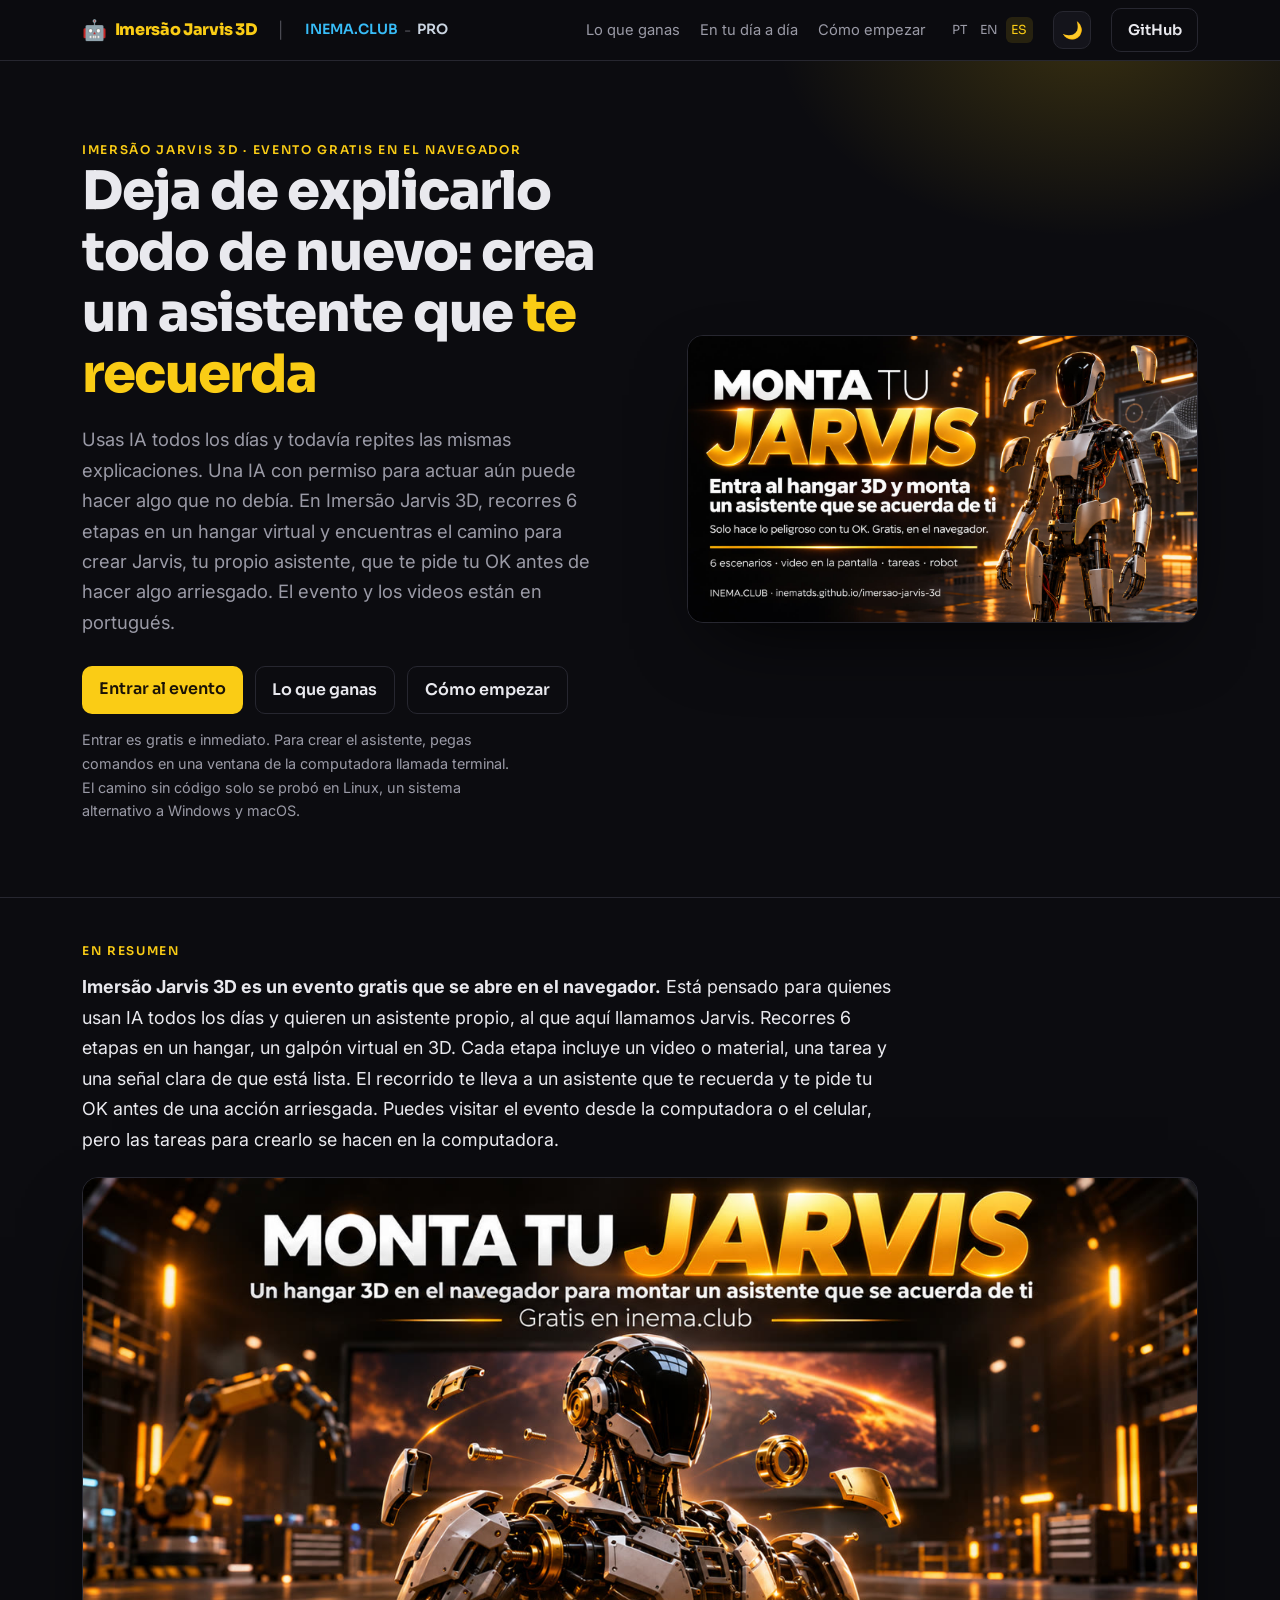
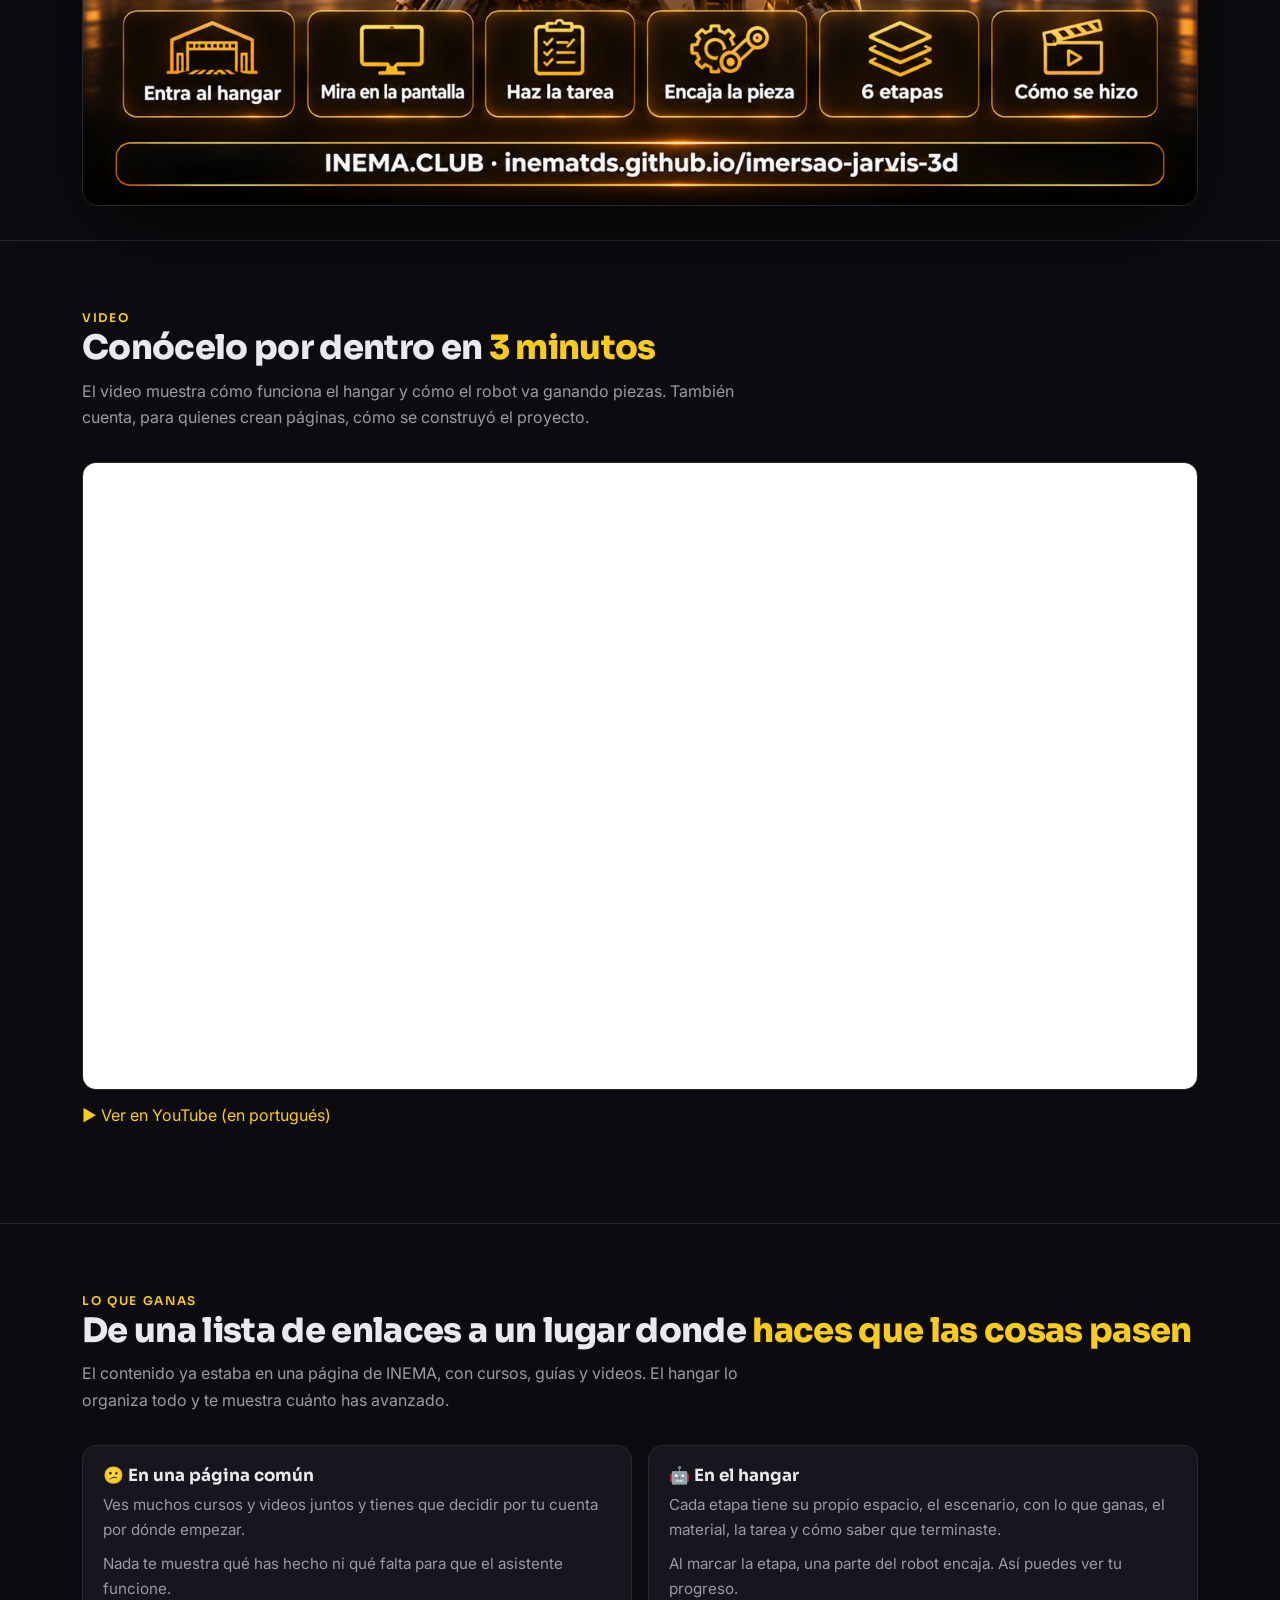
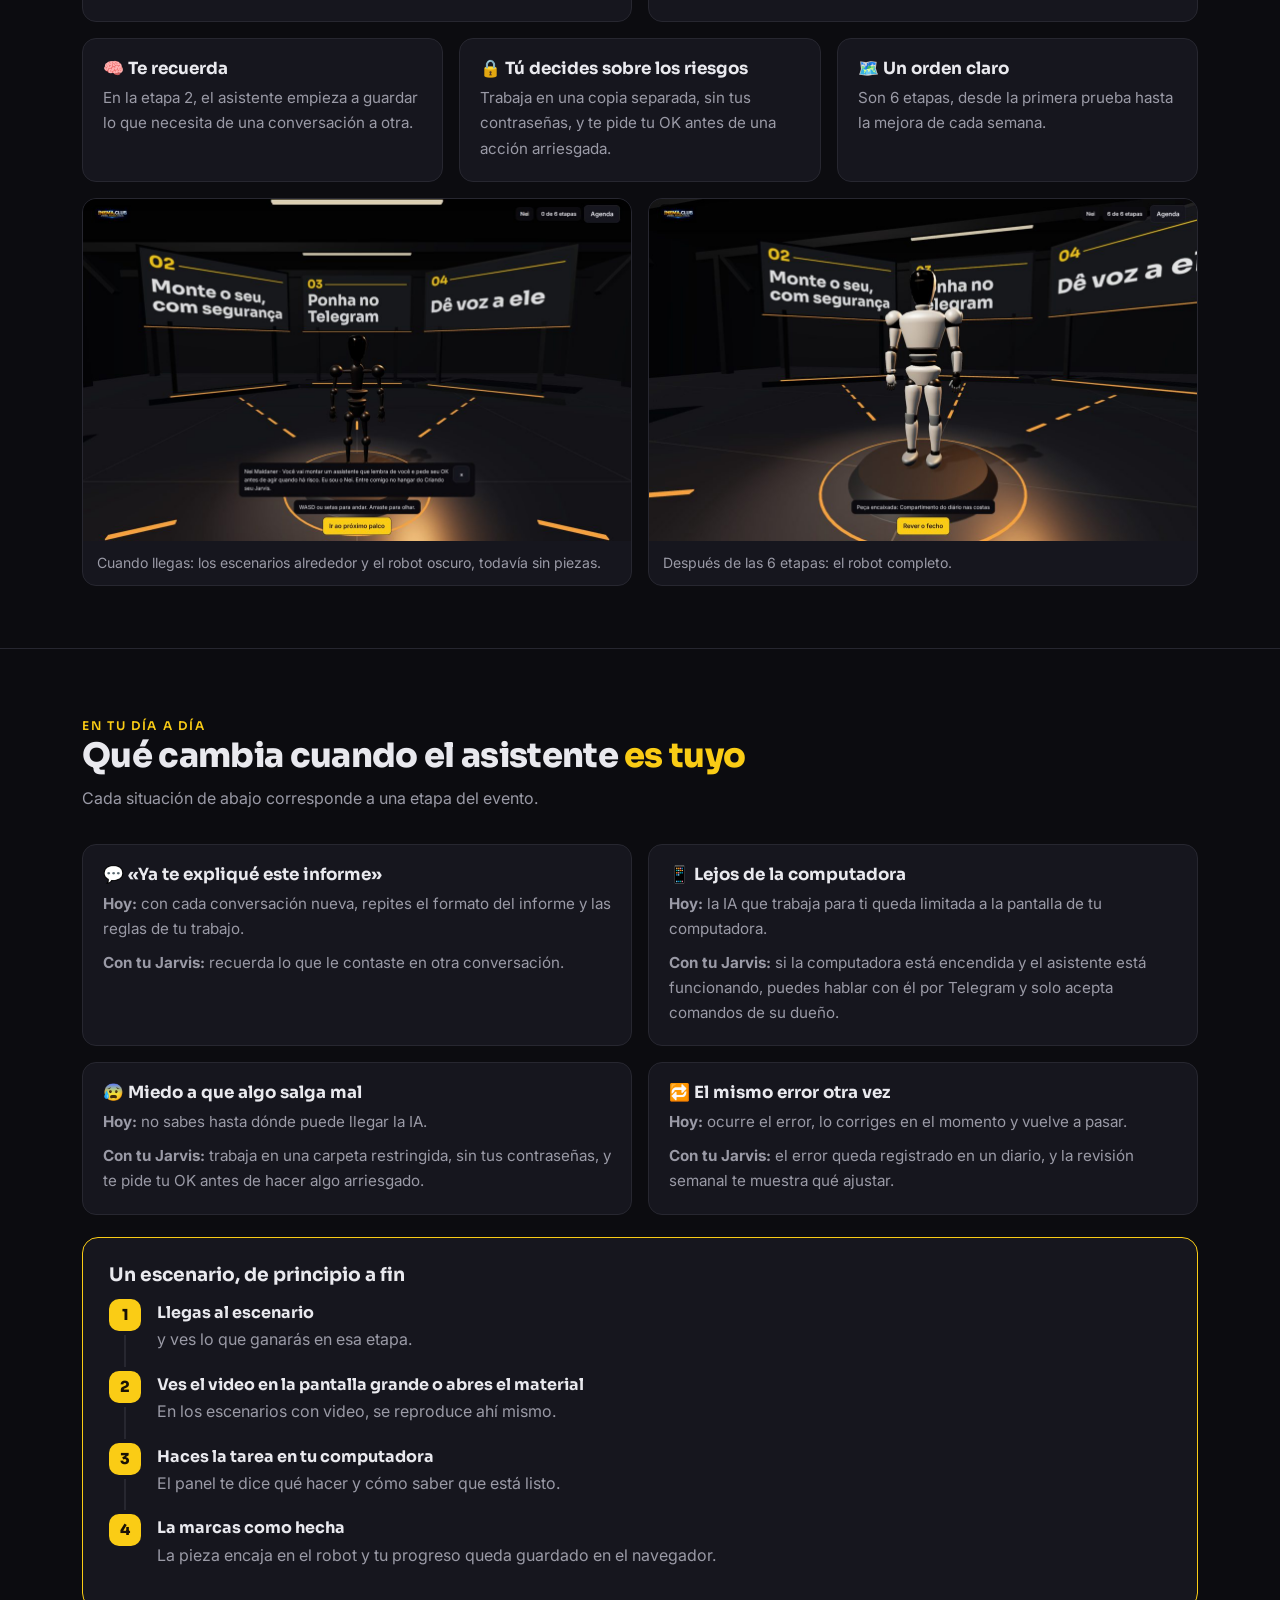
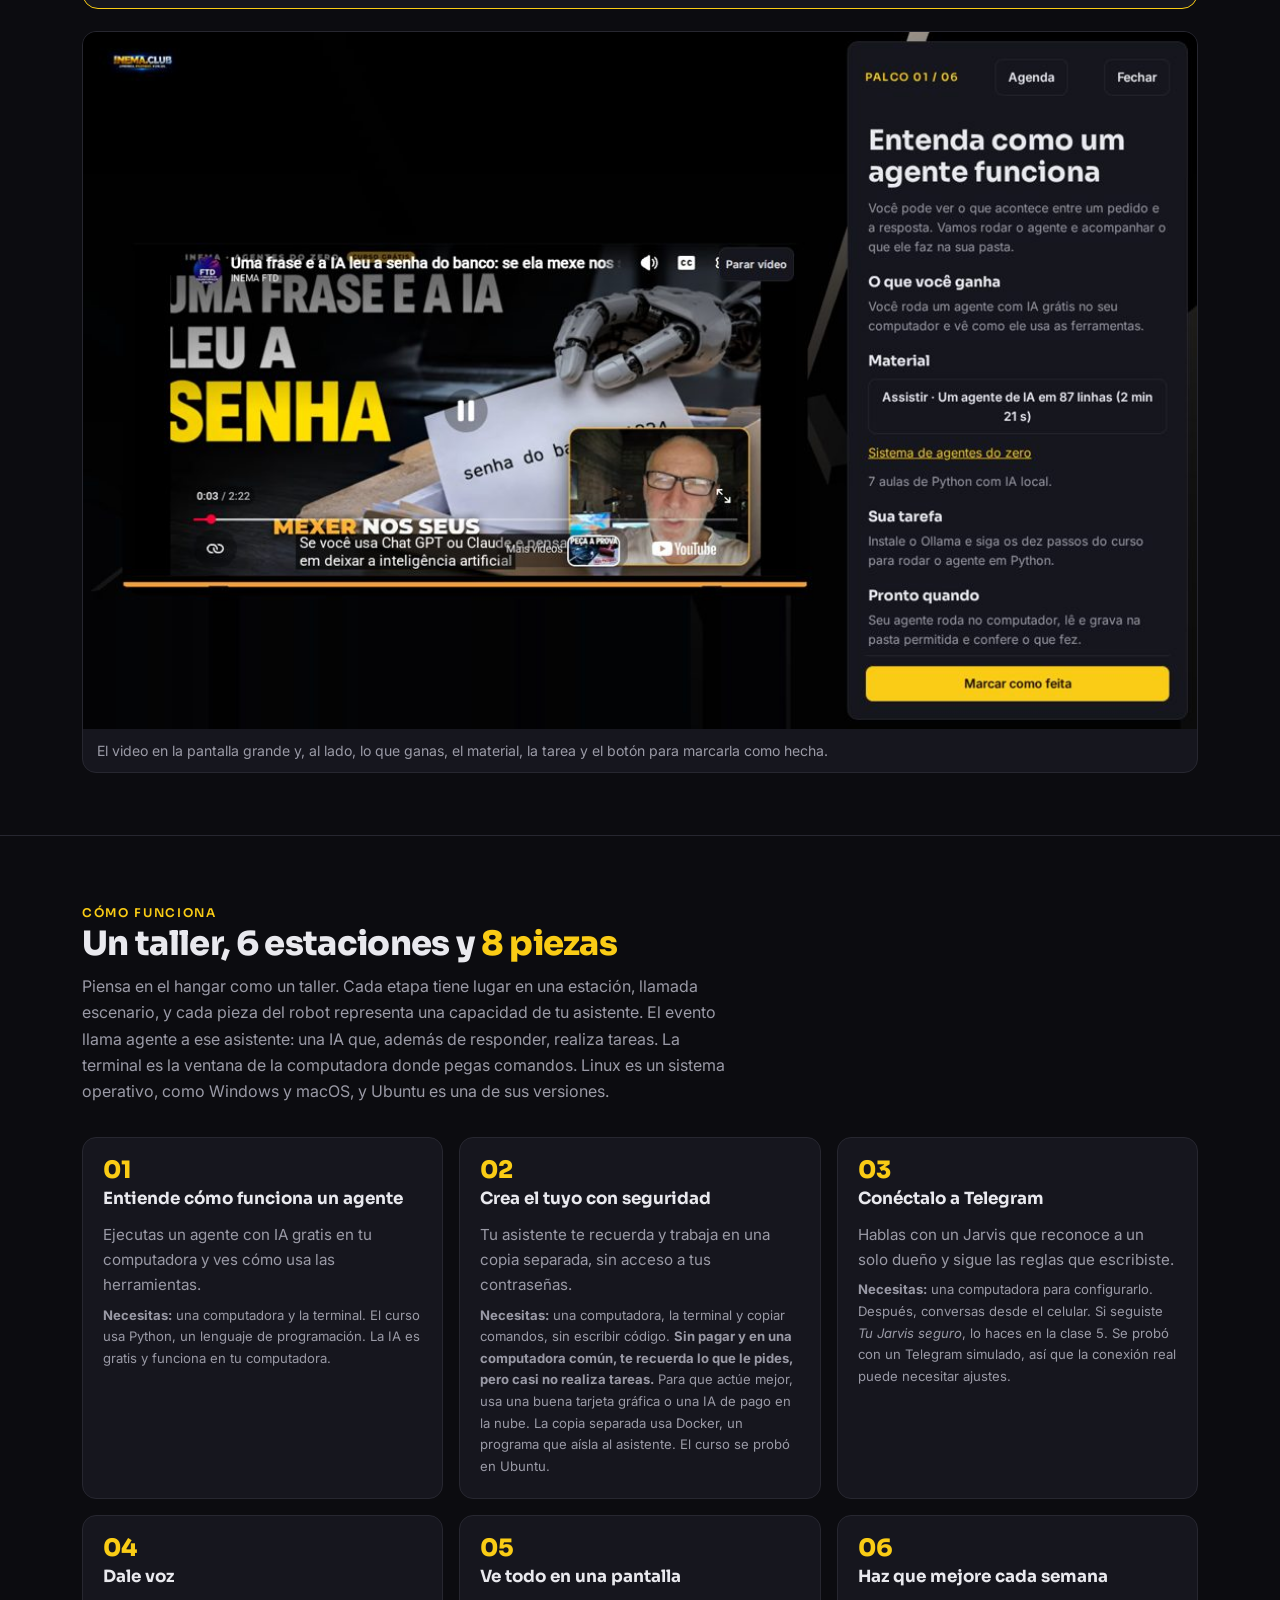
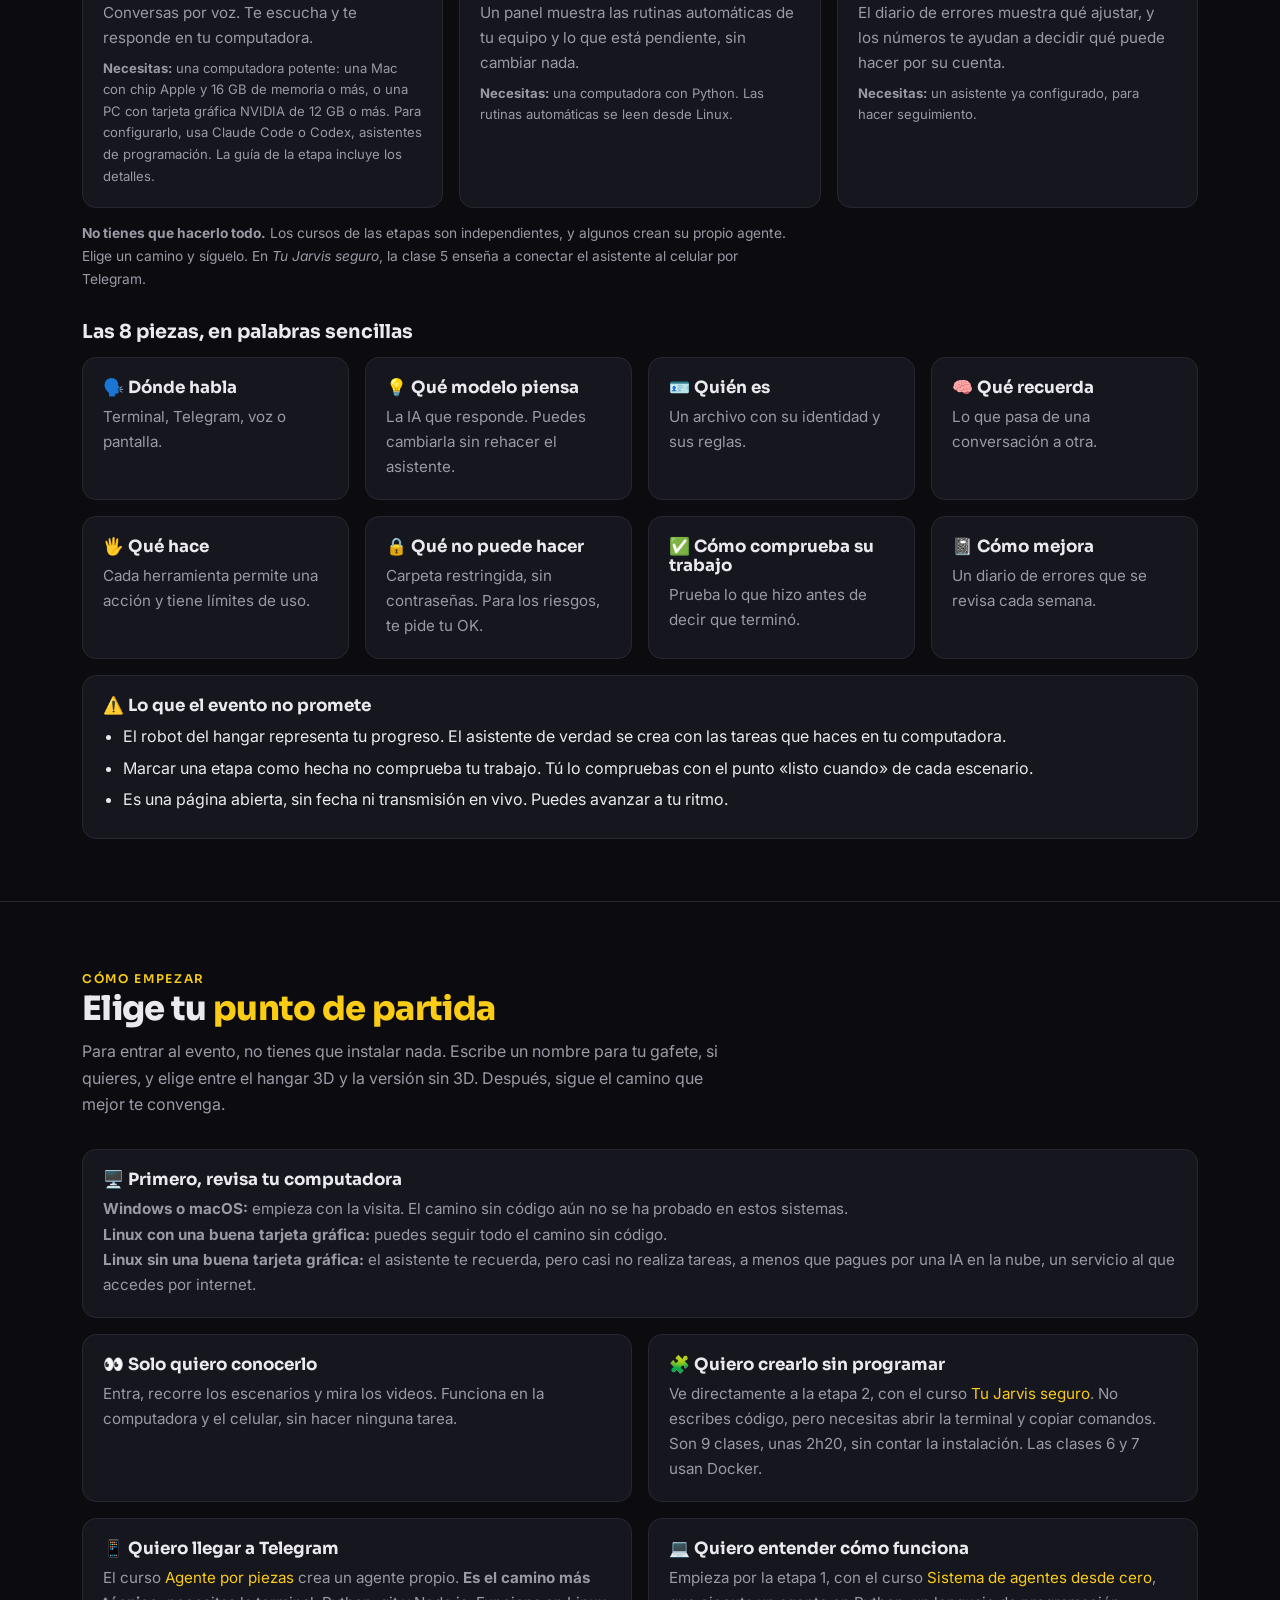
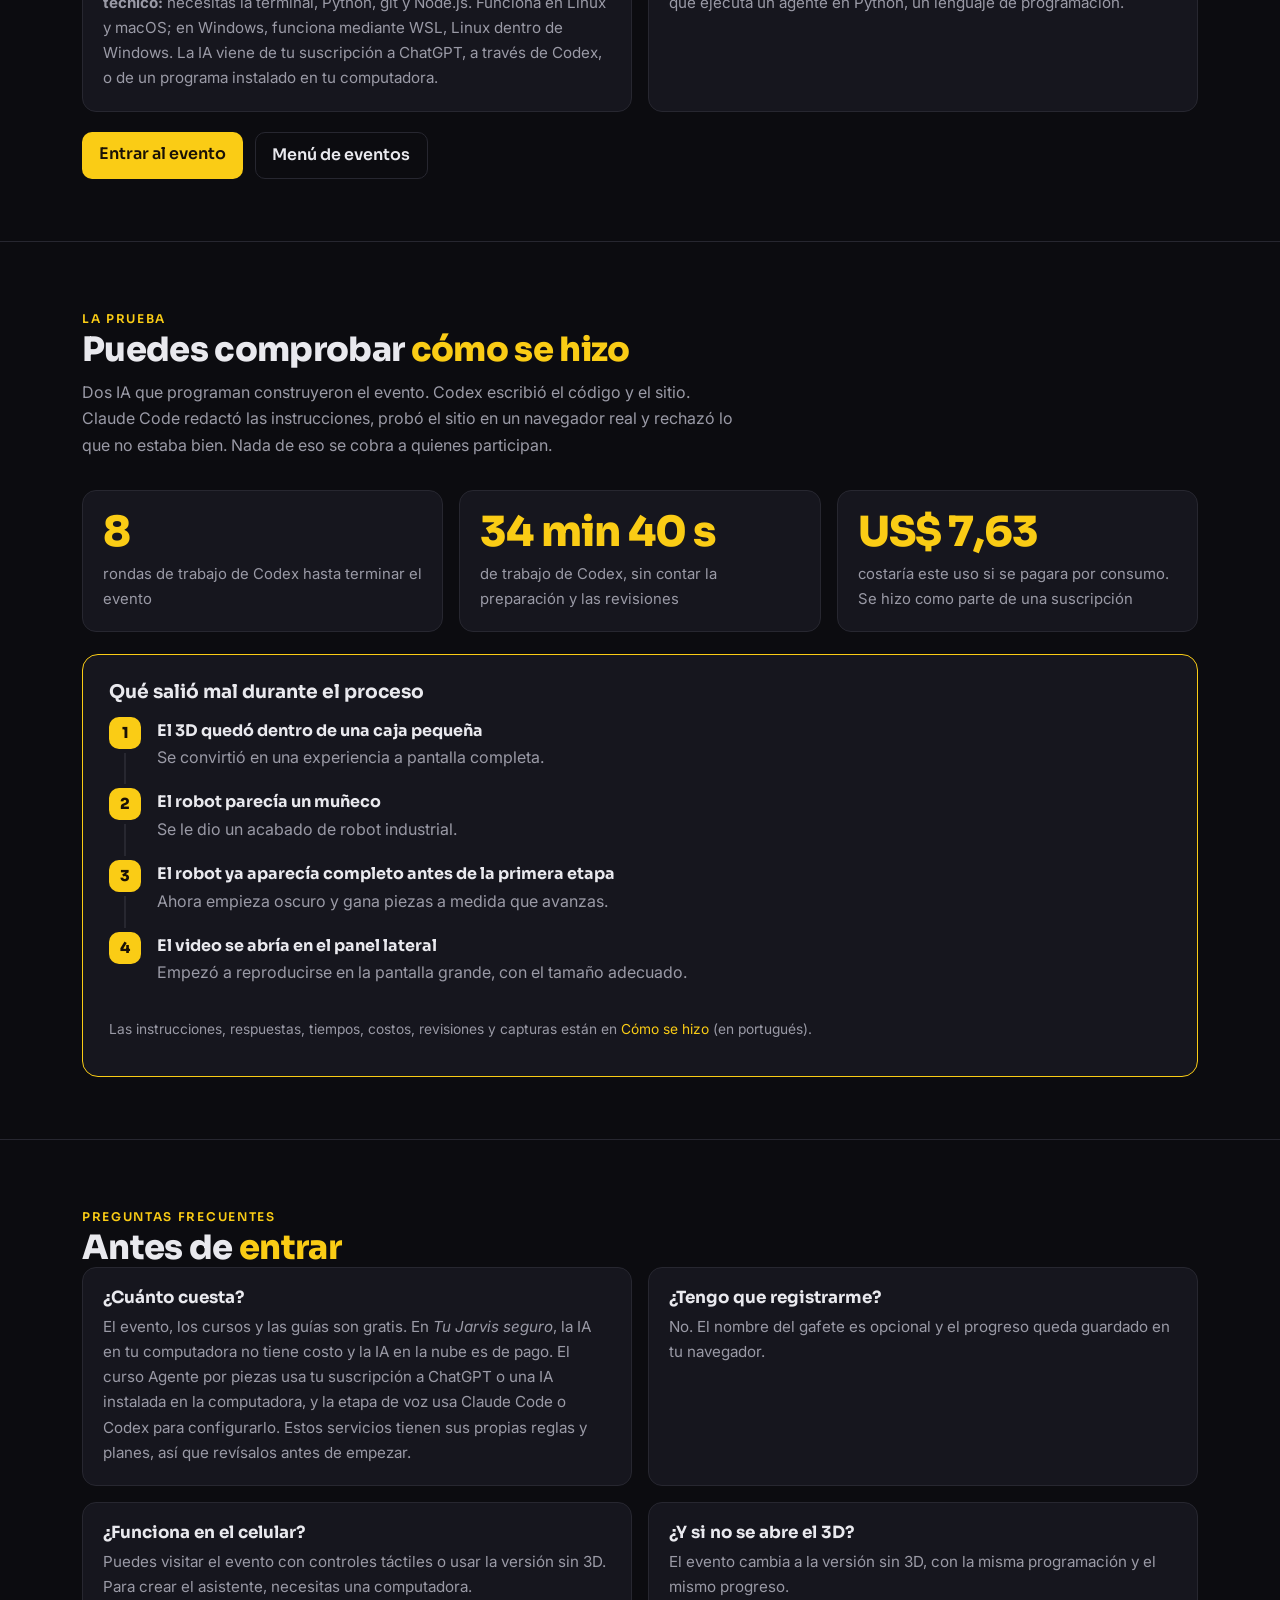
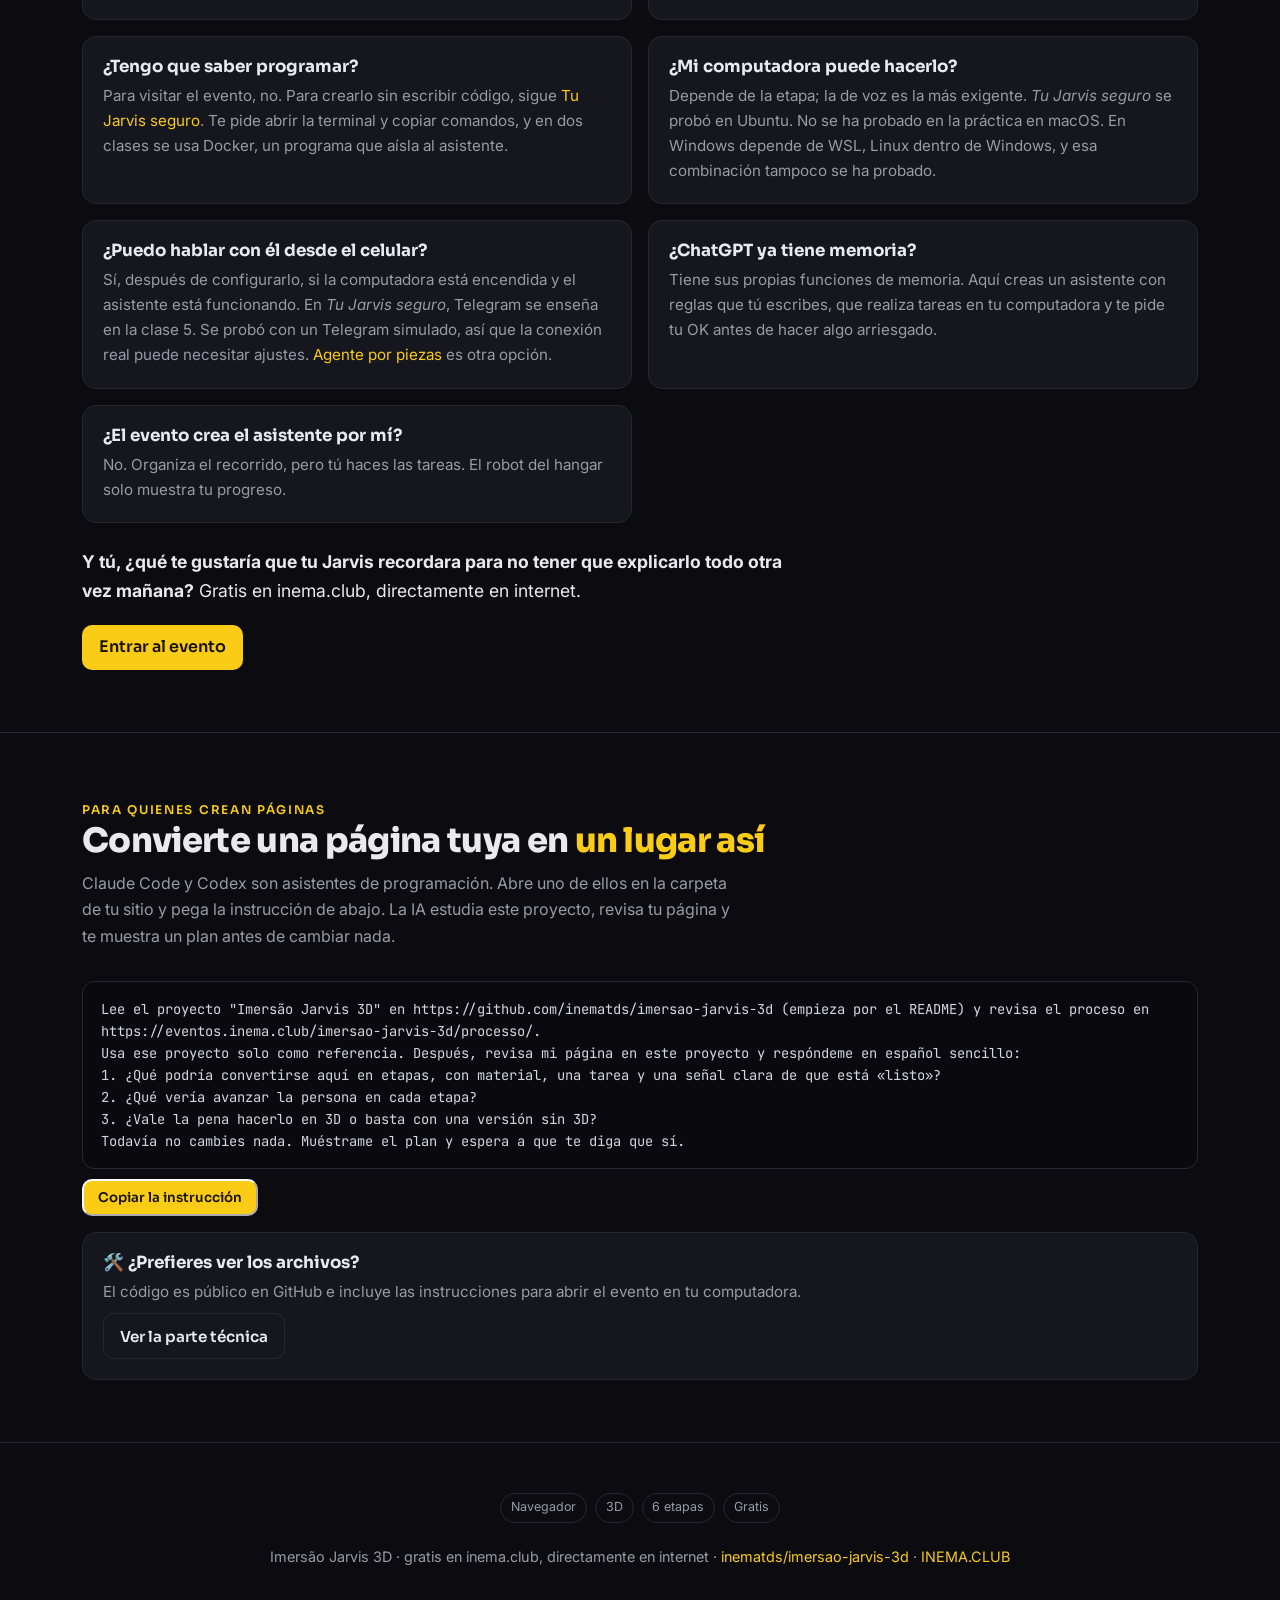
<file: guia/es/index.html>
<!DOCTYPE html>
<html lang="es">
<head>
<meta charset="utf-8">
<meta name="viewport" content="width=device-width, initial-scale=1">
<title>Imersão Jarvis 3D: entra al hangar y crea un asistente que te recuerda</title>
<meta name="description" content="Evento 3D gratis en el navegador. Recorres 6 escenarios, ves las clases en la pantalla grande, haces las tareas y creas un asistente que te recuerda y solo hace lo arriesgado con tu OK.">
<link rel="alternate" hreflang="pt-BR" href="https://inematds.github.io/imersao-jarvis-3d/guia/">
<link rel="alternate" hreflang="en" href="https://inematds.github.io/imersao-jarvis-3d/guia/en/">
<link rel="alternate" hreflang="es" href="https://inematds.github.io/imersao-jarvis-3d/guia/es/">
<meta property="og:title" content="Imersão Jarvis 3D: crea un asistente que te recuerda">
<meta property="og:description" content="Entra al hangar 3D, recorre los 6 escenarios y crea un asistente que solo hace lo arriesgado con tu OK. Gratis, en el navegador.">
<meta property="og:image" content="https://inematds.github.io/imersao-jarvis-3d/guia/assets/banner-es.jpg">
<link rel="preconnect" href="https://fonts.googleapis.com">
<link rel="preconnect" href="https://fonts.gstatic.com" crossorigin>
<link href="https://fonts.googleapis.com/css2?family=Sora:wght@400;600;800&family=Inter:wght@400;500;600&family=JetBrains+Mono:wght@400;600&display=swap" rel="stylesheet">
<style>
  :root{
    --bg:#0c0c10; --bg2:#14141b; --card:#16161e; --line:#272730;
    --txt:#e9e9ee; --mut:#9a9aa6; --amb:#FACC15; --amb2:#f0c070; --sky:#38bdf8; --pro:#cbd5e1;
    --fill:#FACC15; --tint:rgba(250,204,21,.12); --ok:#7CE0C6; --bad:#F0918A;
    color-scheme:dark;
  }
  body.light{
    --bg:#f6f7f9; --bg2:#eceef2; --card:#ffffff; --line:#e1e3ea;
    --txt:#1a1a22; --mut:#5b5b68; --amb:#a16207; --amb2:#a16207; --sky:#0369a1; --pro:#b45309;
    --fill:#FACC15; --tint:#FEF9C3; --ok:#0E6B55; --bad:#A83426;
    color-scheme:light;
  }
  body.light .hero .glow{opacity:.5}
  body.light pre{background:#0e0e14;color:#d6d6e0}
  body.light pre .c{color:#8a8a98}
  body.light pre .k{color:#f0c070}
  body.light nav{background:rgba(246,247,249,.85)}
  body.light .amb{color:var(--txt);background:linear-gradient(transparent 55%,#FACC15 55%)}
  *{box-sizing:border-box}
  html{scroll-behavior:smooth}
  body{margin:0;background:var(--bg);color:var(--txt);font:16px/1.65 Inter,system-ui,sans-serif;-webkit-font-smoothing:antialiased}
  h1,h2,h3{font-family:Sora,sans-serif;line-height:1.15;margin:0}
  a{color:var(--amb);text-decoration:none}
  body.light main a:not(.btn),body.light footer a{color:#854d0e;text-decoration:underline;text-decoration-color:#FACC15;text-decoration-thickness:3px}
  code,pre{font-family:"JetBrains Mono",monospace}
  p code,li code,td code{font-size:.9em;background:var(--bg2);border:1px solid var(--line);border-radius:6px;padding:.05em .35em}
  .wrap{max-width:1160px;margin:0 auto;padding:0 22px}
  .mut{color:var(--mut)} .amb{color:var(--amb)}
  .chip{display:inline-block;font-size:.75rem;letter-spacing:.14em;text-transform:uppercase;color:var(--amb);font-weight:600;font-family:Sora}
  nav{position:sticky;top:0;z-index:30;backdrop-filter:blur(12px);background:rgba(12,12,16,.78);border-bottom:1px solid var(--line)}
  nav .wrap{display:flex;align-items:center;gap:22px;height:60px}
  nav .brand{display:flex;align-items:center;gap:8px;font-family:Sora;font-weight:800;letter-spacing:-.02em;color:var(--amb);white-space:nowrap}
  nav .brand .emoji{font-size:1.25rem}
  nav .sep{color:var(--mut);opacity:.45}
  nav .inema{color:var(--sky);font-weight:600;font-size:.88rem;font-family:Sora}
  nav .inema:hover{filter:brightness(1.15)}
  nav .pro{color:var(--pro);font-weight:600;font-size:.88rem;font-family:Sora}
  nav .pro:hover{filter:brightness(1.15)}
  nav .clubpro{display:inline-flex;align-items:center;gap:6px}
  nav .links{margin-left:auto;display:flex;align-items:center;gap:20px;font-size:.92rem}
  nav .links a.sec{color:var(--mut)} nav .links a.sec:hover{color:var(--txt)}
  .lang{display:inline-flex;gap:2px;font-family:Sora;font-size:.78rem}
  .lang a{color:var(--mut);padding:.2em .45em;border-radius:6px} .lang a.on{color:var(--amb);background:var(--tint)}
  .tgl{background:var(--bg2);border:1px solid var(--line);color:var(--txt);width:38px;height:38px;border-radius:10px;cursor:pointer;display:inline-flex;align-items:center;justify-content:center;font-size:1.05rem}
  .tgl:hover{border-color:var(--amb)}
  .btn{display:inline-block;background:var(--fill);color:#1a1206;font-weight:600;padding:.6em 1.05em;border-radius:10px;font-family:Sora}
  .btn.ghost{background:transparent;color:var(--txt);border:1px solid var(--line)}
  nav .links a.sec{white-space:nowrap}
  @media(max-width:1360px){nav .links a.opt{display:none}}
  @media(max-width:860px){nav .links a.sec{display:none}}
  @media(max-width:520px){nav .wrap{gap:8px;padding:8px 14px;height:auto;flex-wrap:wrap} nav .links{gap:8px;margin-left:0;width:100%;justify-content:space-between} nav .btn{padding:.45em .7em;font-size:.82rem} .tgl{width:34px;height:34px}}
  .hero{position:relative;overflow:hidden;border-bottom:1px solid var(--line)}
  .hero .glow{position:absolute;inset:-40% -20% auto auto;width:70%;height:600px;background:radial-gradient(closest-side,rgba(250,204,21,.18),transparent 70%);pointer-events:none}
  .hero .wrap{display:grid;grid-template-columns:1.05fr .95fr;gap:40px;align-items:center;padding:74px 22px}
  .hero h1{font-size:clamp(2.1rem,4.6vw,3.3rem);font-weight:800;letter-spacing:-.025em}
  .hero p.lead{font-size:1.15rem;color:var(--mut);margin:1.1em 0 1.6em;max-width:44ch}
  .hero .cta{display:flex;gap:12px;flex-wrap:wrap}
  .hero figure{margin:0;border-radius:16px;overflow:hidden;border:1px solid var(--line);box-shadow:0 30px 80px -30px #000}
  .hero figure img{width:100%;height:auto;display:block}
  .resumo{padding:38px 0 34px;border-bottom:1px solid var(--line)}
  .resumo p{font-size:1.12rem;line-height:1.7;max-width:74ch;margin:.55em 0 0}
  @media(max-width:780px){.hero .wrap{grid-template-columns:1fr;padding:48px 22px}}
  section{padding:62px 0;border-bottom:1px solid var(--line)}
  section h2{font-size:clamp(1.5rem,3.4vw,2.1rem);font-weight:800;letter-spacing:-.02em}
  section .sub{color:var(--mut);margin:.6em 0 2em;max-width:66ch}
  .grid{display:grid;gap:16px}
  .g3{grid-template-columns:repeat(3,1fr)} .g4{grid-template-columns:repeat(4,1fr)} .g2{grid-template-columns:repeat(2,1fr)}
  @media(max-width:820px){.g3,.g4{grid-template-columns:1fr 1fr}}
  @media(max-width:540px){.g2,.g3,.g4{grid-template-columns:1fr}}
  .card{background:var(--card);border:1px solid var(--line);border-radius:14px;padding:20px;min-width:0}
  .card h3{font-size:1.05rem;margin-bottom:.4em}
  .card p{color:var(--mut);font-size:.95rem;margin:0}
  .card p+p{margin-top:.6em}
  .flow{display:flex;flex-wrap:wrap;gap:8px;align-items:center;margin-top:10px}
  .flow span{background:var(--card);border:1px solid var(--line);border-radius:999px;padding:.45em .9em;font-size:.85rem;font-family:Sora;font-weight:600}
  .flow .arr{color:var(--amb);border:none;background:none;padding:0 .1em}
  pre{background:#0a0a0e;border:1px solid var(--line);border-radius:12px;padding:16px 18px;overflow:auto;font-size:.86rem;line-height:1.6;color:#d6d6e0;margin:.4em 0 0}
  pre .c{color:#7d7d8a} pre .k{color:var(--amb2)} pre .s{color:#9ece6a}
  .step{display:grid;grid-template-columns:46px minmax(0,1fr);gap:16px;margin-bottom:28px}
  .step>div{min-width:0}
  .step .b{width:46px;height:46px;border-radius:12px;background:var(--fill);color:#1a1206;font-family:Sora;font-weight:800;font-size:1.25rem;display:flex;align-items:center;justify-content:center}
  .step h3{font-size:1.12rem;margin-bottom:.3em}
  .step p{color:var(--mut);margin:.2em 0 .5em}
  .quem{display:inline-block;font-family:Sora;font-size:.75rem;letter-spacing:.06em;color:var(--txt);background:var(--tint);border:1px solid var(--line);border-radius:999px;padding:.1em .7em;margin-left:.5em;vertical-align:middle;font-weight:600}
  footer{padding:46px 0;text-align:center;color:var(--mut);font-size:.9rem}
  .pill{display:inline-block;border:1px solid var(--line);border-radius:999px;padding:.3em .8em;font-size:.78rem;color:var(--mut);margin:4px}
  /* números */
  .stats{display:grid;grid-template-columns:repeat(3,1fr);gap:16px;margin-top:26px}
  @media(max-width:720px){.stats{grid-template-columns:1fr}}
  .stat{background:var(--card);border:1px solid var(--line);border-radius:14px;padding:20px}
  .stat b{display:block;font:800 clamp(1.9rem,4vw,2.6rem)/1.05 Sora,sans-serif;letter-spacing:-.02em;color:var(--amb)}
  body.light .stat b{color:var(--txt)}
  .stat span{display:block;color:var(--mut);font-size:.93rem;margin-top:.5em}
  .fonte{font-size:.86rem;color:var(--mut);margin-top:14px;max-width:80ch}
  /* trocas */
  .troca{display:grid;grid-template-columns:64px minmax(0,1fr);gap:18px;padding:26px 0;border-top:1px solid var(--line)}
  .troca:first-of-type{border-top:none}
  .troca .n{width:64px;height:64px;border-radius:14px;border:1px solid var(--line);background:var(--card);display:flex;align-items:center;justify-content:center;font:800 1.6rem Sora,sans-serif;color:var(--amb)}
  body.light .troca .n{color:var(--txt);background:var(--fill);border-color:var(--fill)}
  .troca h3{font-size:1.3rem;margin-bottom:.35em}
  .troca p{margin:.35em 0;max-width:72ch}
  .troca .ex{margin-top:.8em;background:var(--card);border:1px solid var(--line);border-left:3px solid var(--fill);border-radius:10px;padding:12px 16px;font-size:.95rem;color:var(--mut);max-width:76ch}
  .troca .ex b{color:var(--txt)}
  @media(max-width:540px){.troca{grid-template-columns:1fr}}
  /* três finais */
  .vs{display:grid;grid-template-columns:repeat(3,1fr);gap:14px;margin-top:14px;max-width:900px}
  @media(max-width:720px){.vs{grid-template-columns:1fr}}
  .vs div{background:var(--card);border:1px solid var(--line);border-radius:12px;padding:14px 16px;font-size:.93rem}
  .vs strong{display:block;font-family:Sora;margin-bottom:.25em}
  .vs .r{display:block;margin-top:.5em;font-weight:600}
  .vs .r.bad{color:var(--bad)} .vs .r.ok{color:var(--ok)}
  .card ul{margin:8px 0 0;padding-left:20px}.card li{margin:5px 0}
  /* prova */
  .prova{background:var(--card);border:1px solid var(--amb);border-radius:16px;padding:26px 26px 22px;margin-top:6px}
  body.light .prova{border-color:#EAB308}
  .tl{list-style:none;margin:0;padding:0;counter-reset:t}
  .tl li{position:relative;padding:0 0 18px 48px;counter-increment:t}
  .tl li::before{content:counter(t);position:absolute;left:0;top:0;width:32px;height:32px;border-radius:10px;background:var(--fill);color:#1a1206;font:800 .95rem/32px Sora,sans-serif;text-align:center}
  .tl li::after{content:"";position:absolute;left:15px;top:36px;bottom:4px;width:2px;background:var(--line)}
  .tl li:last-child::after{display:none}
  .tl b{font-family:Sora}
  blockquote{margin:6px 0 0;padding:14px 18px;border-left:3px solid var(--fill);background:var(--bg2);border-radius:0 10px 10px 0;font-size:1.02rem}
  .prova .rod{font-size:.86rem;color:var(--mut);margin-top:14px}
  /* parte técnica */
  .techhead{background:var(--bg2);border-top:3px solid var(--fill);padding:58px 0 8px}
  .techhead h2{font-size:clamp(1.5rem,3.4vw,2.1rem);font-weight:800;letter-spacing:-.02em;margin:.3em 0 0}
  .techhead .sub{color:var(--mut);margin:.6em 0 1.2em;max-width:66ch}
  .techzone{background:var(--bg2)}
  .techzone .card{background:var(--card)}
  .tbl{width:100%;border-collapse:collapse;font-size:.93rem}
  .tbl th,.tbl td{text-align:left;padding:10px 12px;border-bottom:1px solid var(--line);vertical-align:top}
  .tbl th{font-family:Sora;font-size:.8rem;letter-spacing:.06em;text-transform:uppercase;color:var(--mut)}
  .tblwrap{overflow-x:auto;border:1px solid var(--line);border-radius:14px;background:var(--card)}
  @media(max-width:600px){.tbl thead{display:none} .tbl tr{display:block;border-bottom:1px solid var(--line);padding:6px 0} .tbl tr:last-child{border-bottom:none} .tbl td{display:block;border:none;padding:4px 14px}}
  .shot{margin:0;border-radius:14px;overflow:hidden;border:1px solid var(--line);background:var(--card)}
  .shot img{width:100%;height:auto;display:block}
  .shot figcaption{padding:10px 14px;font-size:.88rem;color:var(--mut)}
  .palco{display:flex;flex-direction:column;gap:.45em}
  .palco .num{font:800 1.5rem/1 Sora,sans-serif;color:var(--amb)}
  body.light .palco .num{color:var(--txt)}
  .palco .tag{font-size:.82rem;color:var(--mut)}
  .entrar{display:flex;flex-wrap:wrap;gap:12px;margin-top:20px}
</style>
</head>
<body>

<nav><div class="wrap">
  <a class="brand" href="#top"><span class="emoji">🤖</span> Imersão Jarvis 3D</a>
  <span class="sep">|</span>
  <span class="clubpro">
    <a class="inema" href="https://inema.club" target="_blank" rel="noopener">INEMA.CLUB</a>
    <span class="sep">-</span>
    <a class="pro" href="https://inema.pro" target="_blank" rel="noopener">PRO</a>
  </span>
  <div class="links">
    <a class="sec" href="#explicado">Lo que ganas</a>
    <a class="sec" href="#dia">En tu día a día</a>
    <a class="sec opt" href="#como">Cómo funciona</a>
    <a class="sec" href="#comecar">Cómo empezar</a>
    <a class="sec opt" href="#prova">La prueba</a>
    <span class="lang"><a href="../">PT</a><a href="../en/">EN</a><a class="on" href="./">ES</a></span>
    <button class="tgl" id="themeToggle" aria-label="Cambiar tema" title="Cambiar tema">🌙</button>
    <a class="btn ghost" href="https://github.com/inematds/imersao-jarvis-3d" target="_blank" rel="noopener">GitHub</a>
  </div>
</div></nav>

<header class="hero" id="top">
  <div class="glow"></div>
  <div class="wrap">
    <div>
      <span class="chip">Imersão Jarvis 3D · evento gratis en el navegador</span>
      <h1>Deja de explicarlo todo de nuevo: crea un asistente que <span class="amb">te recuerda</span></h1>
      <p class="lead">Usas IA todos los días y todavía repites las mismas explicaciones. Una IA con permiso para actuar aún puede hacer algo que no debía. En Imersão Jarvis 3D, recorres 6 etapas en un hangar virtual y encuentras el camino para crear Jarvis, tu propio asistente, que te pide tu OK antes de hacer algo arriesgado. El evento y los videos están en portugués.</p>
      <div class="cta">
        <a class="btn" href="https://eventos.inema.club/imersao-jarvis-3d/" target="_blank" rel="noopener">Entrar al evento</a>
        <a class="btn ghost" href="#explicado">Lo que ganas</a>
        <a class="btn ghost" href="#comecar">Cómo empezar</a>
      </div>
      <p class="mut" style="font-size:.9rem;margin:14px 0 0;max-width:48ch">Entrar es gratis e inmediato. Para crear el asistente, pegas comandos en una ventana de la computadora llamada terminal. El camino sin código solo se probó en Linux, un sistema alternativo a Windows y macOS.</p>
    </div>
    <figure><img src="../assets/banner-es.jpg" alt="Imersão Jarvis 3D: crea tu Jarvis en un hangar 3D en el navegador"></figure>
  </div>
</header>

<main>
<section id="resumo" class="resumo"><div class="wrap">
  <span class="chip">En resumen</span>
  <p><strong>Imersão Jarvis 3D es un evento gratis que se abre en el navegador.</strong> Está pensado para quienes usan IA todos los días y quieren un asistente propio, al que aquí llamamos Jarvis. Recorres 6 etapas en un hangar, un galpón virtual en 3D. Cada etapa incluye un video o material, una tarea y una señal clara de que está lista. El recorrido te lleva a un asistente que te recuerda y te pide tu OK antes de una acción arriesgada. Puedes visitar el evento desde la computadora o el celular, pero las tareas para crearlo se hacen en la computadora.</p>
  <figure style="margin:22px 0 0;border-radius:16px;overflow:hidden;border:1px solid var(--line);box-shadow:0 30px 80px -30px #000"><img src="../assets/banner-grade-es.jpg" alt="Entra al hangar, mira la pantalla grande, haz la tarea, coloca la pieza, 6 etapas y cómo se hizo" loading="lazy" style="width:100%;display:block"></figure>
</div></section>

<section id="video"><div class="wrap">
  <span class="chip">Video</span>
  <h2>Conócelo por dentro en <span class="amb">3 minutos</span></h2>
  <p class="sub">El video muestra cómo funciona el hangar y cómo el robot va ganando piezas. También cuenta, para quienes crean páginas, cómo se construyó el proyecto.</p>
  <div style="aspect-ratio:16/9;border-radius:14px;overflow:hidden;border:1px solid var(--line)"><iframe src="https://www.youtube-nocookie.com/embed/zH75hEE2pzE" title="Video: Imersão Jarvis 3D por dentro" style="width:100%;height:100%;border:0" loading="lazy" allow="accelerometer; autoplay; clipboard-write; encrypted-media; gyroscope; picture-in-picture" allowfullscreen></iframe></div>
  <p class="sub" style="margin-top:12px"><a href="https://www.youtube.com/watch?v=zH75hEE2pzE" target="_blank" rel="noopener">▶ Ver en YouTube (en portugués)</a></p>
</div></section>

<section id="explicado"><div class="wrap">
  <span class="chip">Lo que ganas</span>
  <h2>De una lista de enlaces a un lugar donde <span class="amb">haces que las cosas pasen</span></h2>
  <p class="sub">El contenido ya estaba en una página de INEMA, con cursos, guías y videos. El hangar lo organiza todo y te muestra cuánto has avanzado.</p>
  <div class="grid g2">
    <div class="card"><h3>😕 En una página común</h3><p>Ves muchos cursos y videos juntos y tienes que decidir por tu cuenta por dónde empezar.</p><p>Nada te muestra qué has hecho ni qué falta para que el asistente funcione.</p></div>
    <div class="card"><h3>🤖 En el hangar</h3><p>Cada etapa tiene su propio espacio, el escenario, con lo que ganas, el material, la tarea y cómo saber que terminaste.</p><p>Al marcar la etapa, una parte del robot encaja. Así puedes ver tu progreso.</p></div>
  </div>
  <div class="grid g3" style="margin-top:16px">
    <div class="card"><h3>🧠 Te recuerda</h3><p>En la etapa 2, el asistente empieza a guardar lo que necesita de una conversación a otra.</p></div>
    <div class="card"><h3>🔒 Tú decides sobre los riesgos</h3><p>Trabaja en una copia separada, sin tus contraseñas, y te pide tu OK antes de una acción arriesgada.</p></div>
    <div class="card"><h3>🗺️ Un orden claro</h3><p>Son 6 etapas, desde la primera prueba hasta la mejora de cada semana.</p></div>
  </div>
  <div class="grid g2" style="margin-top:16px">
    <figure class="shot"><img src="../assets/hangar.jpg" alt="Hangar 3D con los escenarios y el robot todavía sin piezas en el centro" loading="lazy"><figcaption>Cuando llegas: los escenarios alrededor y el robot oscuro, todavía sin piezas.</figcaption></figure>
    <figure class="shot"><img src="../assets/robo-pronto.jpg" alt="Robot blanco completo en el centro del hangar después de las 6 etapas" loading="lazy"><figcaption>Después de las 6 etapas: el robot completo.</figcaption></figure>
  </div>
</div></section>

<section id="dia"><div class="wrap">
  <span class="chip">En tu día a día</span>
  <h2>Qué cambia cuando el asistente <span class="amb">es tuyo</span></h2>
  <p class="sub">Cada situación de abajo corresponde a una etapa del evento.</p>
  <div class="grid g2">
    <div class="card"><h3>💬 «Ya te expliqué este informe»</h3><p><strong>Hoy:</strong> con cada conversación nueva, repites el formato del informe y las reglas de tu trabajo.</p><p><strong>Con tu Jarvis:</strong> recuerda lo que le contaste en otra conversación.</p></div>
    <div class="card"><h3>📱 Lejos de la computadora</h3><p><strong>Hoy:</strong> la IA que trabaja para ti queda limitada a la pantalla de tu computadora.</p><p><strong>Con tu Jarvis:</strong> si la computadora está encendida y el asistente está funcionando, puedes hablar con él por Telegram y solo acepta comandos de su dueño.</p></div>
    <div class="card"><h3>😰 Miedo a que algo salga mal</h3><p><strong>Hoy:</strong> no sabes hasta dónde puede llegar la IA.</p><p><strong>Con tu Jarvis:</strong> trabaja en una carpeta restringida, sin tus contraseñas, y te pide tu OK antes de hacer algo arriesgado.</p></div>
    <div class="card"><h3>🔁 El mismo error otra vez</h3><p><strong>Hoy:</strong> ocurre el error, lo corriges en el momento y vuelve a pasar.</p><p><strong>Con tu Jarvis:</strong> el error queda registrado en un diario, y la revisión semanal te muestra qué ajustar.</p></div>
  </div>
  <div class="prova" style="margin-top:22px">
    <h3 style="margin-bottom:14px">Un escenario, de principio a fin</h3>
    <ol class="tl">
      <li><b>Llegas al escenario</b><br><span class="mut">y ves lo que ganarás en esa etapa.</span></li>
      <li><b>Ves el video en la pantalla grande o abres el material</b><br><span class="mut">En los escenarios con video, se reproduce ahí mismo.</span></li>
      <li><b>Haces la tarea en tu computadora</b><br><span class="mut">El panel te dice qué hacer y cómo saber que está listo.</span></li>
      <li><b>La marcas como hecha</b><br><span class="mut">La pieza encaja en el robot y tu progreso queda guardado en el navegador.</span></li>
    </ol>
  </div>
  <figure class="shot" style="margin-top:22px"><img src="../assets/telao.jpg" alt="Video reproduciéndose en la pantalla grande del escenario, con el panel de la etapa al lado" loading="lazy"><figcaption>El video en la pantalla grande y, al lado, lo que ganas, el material, la tarea y el botón para marcarla como hecha.</figcaption></figure>
</div></section>

<section id="como"><div class="wrap">
  <span class="chip">Cómo funciona</span>
  <h2>Un taller, 6 estaciones y <span class="amb">8 piezas</span></h2>
  <p class="sub">Piensa en el hangar como un taller. Cada etapa tiene lugar en una estación, llamada escenario, y cada pieza del robot representa una capacidad de tu asistente. El evento llama agente a ese asistente: una IA que, además de responder, realiza tareas. La terminal es la ventana de la computadora donde pegas comandos. Linux es un sistema operativo, como Windows y macOS, y Ubuntu es una de sus versiones.</p>
  <div class="grid g3">
    <div class="card palco"><span class="num">01</span><h3>Entiende cómo funciona un agente</h3><p>Ejecutas un agente con IA gratis en tu computadora y ves cómo usa las herramientas.</p><span class="tag"><strong>Necesitas:</strong> una computadora y la terminal. El curso usa Python, un lenguaje de programación. La IA es gratis y funciona en tu computadora.</span></div>
    <div class="card palco"><span class="num">02</span><h3>Crea el tuyo con seguridad</h3><p>Tu asistente te recuerda y trabaja en una copia separada, sin acceso a tus contraseñas.</p><span class="tag"><strong>Necesitas:</strong> una computadora, la terminal y copiar comandos, sin escribir código. <strong>Sin pagar y en una computadora común, te recuerda lo que le pides, pero casi no realiza tareas.</strong> Para que actúe mejor, usa una buena tarjeta gráfica o una IA de pago en la nube. La copia separada usa Docker, un programa que aísla al asistente. El curso se probó en Ubuntu.</span></div>
    <div class="card palco"><span class="num">03</span><h3>Conéctalo a Telegram</h3><p>Hablas con un Jarvis que reconoce a un solo dueño y sigue las reglas que escribiste.</p><span class="tag"><strong>Necesitas:</strong> una computadora para configurarlo. Después, conversas desde el celular. Si seguiste <em>Tu Jarvis seguro</em>, lo haces en la clase 5. Se probó con un Telegram simulado, así que la conexión real puede necesitar ajustes.</span></div>
    <div class="card palco"><span class="num">04</span><h3>Dale voz</h3><p>Conversas por voz. Te escucha y te responde en tu computadora.</p><span class="tag"><strong>Necesitas:</strong> una computadora potente: una Mac con chip Apple y 16 GB de memoria o más, o una PC con tarjeta gráfica NVIDIA de 12 GB o más. Para configurarlo, usa Claude Code o Codex, asistentes de programación. La guía de la etapa incluye los detalles.</span></div>
    <div class="card palco"><span class="num">05</span><h3>Ve todo en una pantalla</h3><p>Un panel muestra las rutinas automáticas de tu equipo y lo que está pendiente, sin cambiar nada.</p><span class="tag"><strong>Necesitas:</strong> una computadora con Python. Las rutinas automáticas se leen desde Linux.</span></div>
    <div class="card palco"><span class="num">06</span><h3>Haz que mejore cada semana</h3><p>El diario de errores muestra qué ajustar, y los números te ayudan a decidir qué puede hacer por su cuenta.</p><span class="tag"><strong>Necesitas:</strong> un asistente ya configurado, para hacer seguimiento.</span></div>
  </div>
  <p class="fonte"><strong>No tienes que hacerlo todo.</strong> Los cursos de las etapas son independientes, y algunos crean su propio agente. Elige un camino y síguelo. En <em>Tu Jarvis seguro</em>, la clase 5 enseña a conectar el asistente al celular por Telegram.</p>
  <h3 style="margin:30px 0 14px;font-size:1.2rem">Las 8 piezas, en palabras sencillas</h3>
  <div class="grid g4">
    <div class="card"><h3>🗣️ Dónde habla</h3><p>Terminal, Telegram, voz o pantalla.</p></div>
    <div class="card"><h3>💡 Qué modelo piensa</h3><p>La IA que responde. Puedes cambiarla sin rehacer el asistente.</p></div>
    <div class="card"><h3>🪪 Quién es</h3><p>Un archivo con su identidad y sus reglas.</p></div>
    <div class="card"><h3>🧠 Qué recuerda</h3><p>Lo que pasa de una conversación a otra.</p></div>
    <div class="card"><h3>🖐️ Qué hace</h3><p>Cada herramienta permite una acción y tiene límites de uso.</p></div>
    <div class="card"><h3>🔒 Qué no puede hacer</h3><p>Carpeta restringida, sin contraseñas. Para los riesgos, te pide tu OK.</p></div>
    <div class="card"><h3>✅ Cómo comprueba su trabajo</h3><p>Prueba lo que hizo antes de decir que terminó.</p></div>
    <div class="card"><h3>📓 Cómo mejora</h3><p>Un diario de errores que se revisa cada semana.</p></div>
  </div>
  <div class="card" style="margin-top:16px"><h3>⚠️ Lo que el evento no promete</h3><ul>
    <li>El robot del hangar representa tu progreso. El asistente de verdad se crea con las tareas que haces en tu computadora.</li>
    <li>Marcar una etapa como hecha no comprueba tu trabajo. Tú lo compruebas con el punto «listo cuando» de cada escenario.</li>
    <li>Es una página abierta, sin fecha ni transmisión en vivo. Puedes avanzar a tu ritmo.</li>
  </ul></div>
</div></section>

<section id="comecar"><div class="wrap">
  <span class="chip">Cómo empezar</span>
  <h2>Elige tu <span class="amb">punto de partida</span></h2>
  <p class="sub">Para entrar al evento, no tienes que instalar nada. Escribe un nombre para tu gafete, si quieres, y elige entre el hangar 3D y la versión sin 3D. Después, sigue el camino que mejor te convenga.</p>
  <div class="card" style="margin-bottom:16px"><h3>🖥️ Primero, revisa tu computadora</h3><p><strong>Windows o macOS:</strong> empieza con la visita. El camino sin código aún no se ha probado en estos sistemas.<br><strong>Linux con una buena tarjeta gráfica:</strong> puedes seguir todo el camino sin código.<br><strong>Linux sin una buena tarjeta gráfica:</strong> el asistente te recuerda, pero casi no realiza tareas, a menos que pagues por una IA en la nube, un servicio al que accedes por internet.</p></div>
  <div class="grid g2">
    <div class="card"><h3>👀 Solo quiero conocerlo</h3><p>Entra, recorre los escenarios y mira los videos. Funciona en la computadora y el celular, sin hacer ninguna tarea.</p></div>
    <div class="card"><h3>🧩 Quiero crearlo sin programar</h3><p>Ve directamente a la etapa 2, con el curso <a href="https://inematds.github.io/intelecto-v2-curso/" target="_blank" rel="noopener">Tu Jarvis seguro</a>. No escribes código, pero necesitas abrir la terminal y copiar comandos. Son 9 clases, unas 2h20, sin contar la instalación. Las clases 6 y 7 usan Docker.</p></div>
    <div class="card"><h3>📱 Quiero llegar a Telegram</h3><p>El curso <a href="https://inematds.github.io/agente-por-pecas-v73/" target="_blank" rel="noopener">Agente por piezas</a> crea un agente propio. <strong>Es el camino más técnico:</strong> necesitas la terminal, Python, git y Node.js. Funciona en Linux y macOS; en Windows, funciona mediante WSL, Linux dentro de Windows. La IA viene de tu suscripción a ChatGPT, a través de Codex, o de un programa instalado en tu computadora.</p></div>
    <div class="card"><h3>💻 Quiero entender cómo funciona</h3><p>Empieza por la etapa 1, con el curso <a href="https://inematds.github.io/agentes-do-zero-v72/" target="_blank" rel="noopener">Sistema de agentes desde cero</a>, que ejecuta un agente en Python, un lenguaje de programación.</p></div>
  </div>
  <div class="entrar">
    <a class="btn" href="https://eventos.inema.club/imersao-jarvis-3d/" target="_blank" rel="noopener">Entrar al evento</a>
    <a class="btn ghost" href="https://eventos.inema.club/" target="_blank" rel="noopener">Menú de eventos</a>
  </div>
</div></section>

<section id="prova"><div class="wrap">
  <span class="chip">La prueba</span>
  <h2>Puedes comprobar <span class="amb">cómo se hizo</span></h2>
  <p class="sub">Dos IA que programan construyeron el evento. Codex escribió el código y el sitio. Claude Code redactó las instrucciones, probó el sitio en un navegador real y rechazó lo que no estaba bien. Nada de eso se cobra a quienes participan.</p>
  <div class="stats">
    <div class="stat"><b>8</b><span>rondas de trabajo de Codex hasta terminar el evento</span></div>
    <div class="stat"><b>34 min 40 s</b><span>de trabajo de Codex, sin contar la preparación y las revisiones</span></div>
    <div class="stat"><b>US$ 7,63</b><span>costaría este uso si se pagara por consumo. Se hizo como parte de una suscripción</span></div>
  </div>
  <div class="prova" style="margin-top:22px">
    <h3 style="margin-bottom:14px">Qué salió mal durante el proceso</h3>
    <ol class="tl">
      <li><b>El 3D quedó dentro de una caja pequeña</b><br><span class="mut">Se convirtió en una experiencia a pantalla completa.</span></li>
      <li><b>El robot parecía un muñeco</b><br><span class="mut">Se le dio un acabado de robot industrial.</span></li>
      <li><b>El robot ya aparecía completo antes de la primera etapa</b><br><span class="mut">Ahora empieza oscuro y gana piezas a medida que avanzas.</span></li>
      <li><b>El video se abría en el panel lateral</b><br><span class="mut">Empezó a reproducirse en la pantalla grande, con el tamaño adecuado.</span></li>
    </ol>
    <p class="rod">Las instrucciones, respuestas, tiempos, costos, revisiones y capturas están en <a href="https://eventos.inema.club/imersao-jarvis-3d/processo/" target="_blank" rel="noopener">Cómo se hizo</a> (en portugués).</p>
  </div>
</div></section>

<section id="faq"><div class="wrap">
  <span class="chip">Preguntas frecuentes</span>
  <h2>Antes de <span class="amb">entrar</span></h2>
  <div class="grid g2">
    <div class="card"><h3>¿Cuánto cuesta?</h3><p>El evento, los cursos y las guías son gratis. En <em>Tu Jarvis seguro</em>, la IA en tu computadora no tiene costo y la IA en la nube es de pago. El curso Agente por piezas usa tu suscripción a ChatGPT o una IA instalada en la computadora, y la etapa de voz usa Claude Code o Codex para configurarlo. Estos servicios tienen sus propias reglas y planes, así que revísalos antes de empezar.</p></div>
    <div class="card"><h3>¿Tengo que registrarme?</h3><p>No. El nombre del gafete es opcional y el progreso queda guardado en tu navegador.</p></div>
    <div class="card"><h3>¿Funciona en el celular?</h3><p>Puedes visitar el evento con controles táctiles o usar la versión sin 3D. Para crear el asistente, necesitas una computadora.</p></div>
    <div class="card"><h3>¿Y si no se abre el 3D?</h3><p>El evento cambia a la versión sin 3D, con la misma programación y el mismo progreso.</p></div>
    <div class="card"><h3>¿Tengo que saber programar?</h3><p>Para visitar el evento, no. Para crearlo sin escribir código, sigue <a href="https://inematds.github.io/intelecto-v2-curso/" target="_blank" rel="noopener">Tu Jarvis seguro</a>. Te pide abrir la terminal y copiar comandos, y en dos clases se usa Docker, un programa que aísla al asistente.</p></div>
    <div class="card"><h3>¿Mi computadora puede hacerlo?</h3><p>Depende de la etapa; la de voz es la más exigente. <em>Tu Jarvis seguro</em> se probó en Ubuntu. No se ha probado en la práctica en macOS. En Windows depende de WSL, Linux dentro de Windows, y esa combinación tampoco se ha probado.</p></div>
    <div class="card"><h3>¿Puedo hablar con él desde el celular?</h3><p>Sí, después de configurarlo, si la computadora está encendida y el asistente está funcionando. En <em>Tu Jarvis seguro</em>, Telegram se enseña en la clase 5. Se probó con un Telegram simulado, así que la conexión real puede necesitar ajustes. <a href="https://inematds.github.io/agente-por-pecas-v73/" target="_blank" rel="noopener">Agente por piezas</a> es otra opción.</p></div>
    <div class="card"><h3>¿ChatGPT ya tiene memoria?</h3><p>Tiene sus propias funciones de memoria. Aquí creas un asistente con reglas que tú escribes, que realiza tareas en tu computadora y te pide tu OK antes de hacer algo arriesgado.</p></div>
    <div class="card"><h3>¿El evento crea el asistente por mí?</h3><p>No. Organiza el recorrido, pero tú haces las tareas. El robot del hangar solo muestra tu progreso.</p></div>
  </div>
  <p style="margin:24px 0 0;font-size:1.1rem;max-width:66ch"><strong>Y tú, ¿qué te gustaría que tu Jarvis recordara para no tener que explicarlo todo otra vez mañana?</strong> Gratis en inema.club, directamente en internet.</p>
  <div class="entrar"><a class="btn" href="https://eventos.inema.club/imersao-jarvis-3d/" target="_blank" rel="noopener">Entrar al evento</a></div>
</div></section>

<section id="sua-pagina"><div class="wrap">
  <span class="chip">Para quienes crean páginas</span>
  <h2>Convierte una página tuya en <span class="amb">un lugar así</span></h2>
  <p class="sub">Claude Code y Codex son asistentes de programación. Abre uno de ellos en la carpeta de tu sitio y pega la instrucción de abajo. La IA estudia este proyecto, revisa tu página y te muestra un plan antes de cambiar nada.</p>
  <div class="pedido" style="position:relative">
<pre id="pedidoTxt" style="white-space:pre-wrap">Lee el proyecto "Imersão Jarvis 3D" en https://github.com/inematds/imersao-jarvis-3d (empieza por el README) y revisa el proceso en https://eventos.inema.club/imersao-jarvis-3d/processo/.
Usa ese proyecto solo como referencia. Después, revisa mi página en este proyecto y respóndeme en español sencillo:
1. ¿Qué podría convertirse aquí en etapas, con material, una tarea y una señal clara de que está «listo»?
2. ¿Qué vería avanzar la persona en cada etapa?
3. ¿Vale la pena hacerlo en 3D o basta con una versión sin 3D?
Todavía no cambies nada. Muéstrame el plan y espera a que te diga que sí.</pre>
    <button class="btn" id="copiarPedido" style="margin-top:10px">Copiar la instrucción</button>
  </div>
  <div class="card" style="margin-top:16px"><h3>🛠️ ¿Prefieres ver los archivos?</h3><p>El código es público en GitHub e incluye las instrucciones para abrir el evento en tu computadora.</p><p><a class="btn ghost" href="https://github.com/inematds/imersao-jarvis-3d/blob/main/README.es.md#instalación-técnica" target="_blank" rel="noopener">Ver la parte técnica</a></p></div>
</div></section>
</main>

<footer>
  <div class="wrap">
    <div class="pill">Navegador</div><div class="pill">3D</div><div class="pill">6 etapas</div><div class="pill">Gratis</div>
    <p style="margin-top:18px">Imersão Jarvis 3D · gratis en inema.club, directamente en internet ·
      <a href="https://github.com/inematds/imersao-jarvis-3d">inematds/imersao-jarvis-3d</a> ·
      <a href="https://inema.club">INEMA.CLUB</a></p>
  </div>
</footer>

<script>
  (function(){
    var KEY='imersao-jarvis-3d-guia-theme';
    var b=document.body, t=document.getElementById('themeToggle');
    try{ if(localStorage.getItem(KEY)==='light'){ b.classList.add('light'); t.textContent='☀️'; } }catch(e){}
    t.addEventListener('click',function(){
      var light=b.classList.toggle('light');
      t.textContent=light?'☀️':'🌙';
      try{ localStorage.setItem(KEY, light?'light':'dark'); }catch(e){}
    });
  })();
  (function(){
    var bt=document.getElementById('copiarPedido'), tx=document.getElementById('pedidoTxt');
    if(!bt||!tx) return;
    var rotulo=bt.textContent;
    bt.addEventListener('click',function(){
      try{ navigator.clipboard.writeText(tx.textContent).then(function(){ bt.textContent='Copiado ✓'; setTimeout(function(){bt.textContent=rotulo;},2000); }); }catch(e){}
    });
  })();
</script>
</body>
</html>
</file>
<file: src/estilo.css>
:root{
 color-scheme:dark;--bg:#0c0c10;--card:#16161e;--line:#272730;--txt:#e9e9ee;--mut:#9a9aa6;--amb:#FACC15;--ink:#1a1206;--feito:#a6deb9;--shade:#000a;--clear:transparent;--title:Sora,Arial,sans-serif;--body:Inter,Arial,sans-serif
}
*{box-sizing:border-box}
[hidden]{display:none!important}
body{margin:0;background:var(--bg);color:var(--txt);font:16px/1.55 var(--body)}
header{border-bottom:1px solid var(--line)}
.barra,main{width:min(1160px,92%);margin:auto}
.barra{min-height:76px;display:flex;align-items:center;gap:20px;font-weight:600}
.barra img{width:142px;height:50px;object-fit:contain}
.barra>span:first-of-type{padding-left:20px;border-left:1px solid var(--line);color:var(--mut);font-size:14px}
#cracha{margin-left:auto;overflow-wrap:anywhere}
main{padding:clamp(20px,4vw,64px) 0}
.hero{display:grid;grid-template-columns:1.15fr 1fr;border:1px solid var(--line);background:var(--card);border-radius:14px;overflow:hidden}
.convite{padding:clamp(24px,3.2vw,46px)}
.rotulo,.legenda,.numero{font:600 14px/1.5 var(--title);letter-spacing:.11em;text-transform:uppercase}
.rotulo,.numero,em,a{color:var(--amb)}
.rotulo{margin:0}
h1,h2,h3,button{font-family:var(--title)}
h1,h2,h3{line-height:1.12;margin:.4em 0}
.hero h1{font-size:clamp(36px,5.1vw,72px);letter-spacing:-.01em;line-height:.99;margin:.25em 0}
em{font-style:normal}
.hero em{display:block}
p{color:var(--mut);max-width:72ch}
.lead{color:var(--txt);font-size:clamp(18px,1.7vw,23px);line-height:1.44}
form{margin-top:28px}
small{font-size:14px;color:var(--mut)}
input,button{border:1px solid var(--line);border-radius:10px;font:inherit}
input{display:block;background:var(--bg);width:100%;padding:12px;color:var(--txt);margin:6px 0 14px}
button{background:var(--card);color:var(--txt);padding:10px 16px;cursor:pointer;font-weight:600;min-height:44px}
button:hover{border-color:var(--amb)}
.acoes{display:flex;gap:8px;flex-wrap:wrap}
.acoes button,#marcar{background:var(--amb);color:var(--ink);flex:1}
:focus-visible{outline:3px solid var(--amb);outline-offset:3px}
.foto{position:relative;min-height:280px;background:var(--bg) url('../fonte/assets/criando-seu-jarvis.jpg') right top/auto max(100%,min(76vw,960px)) no-repeat}
.legenda{position:absolute;bottom:22px;right:22px;background:var(--bg);padding:8px 14px;border-radius:10px}
.legenda b{color:var(--amb);padding:0 6px}
.cab,.etapa{display:flex;align-items:center;justify-content:space-between;gap:12px;flex-wrap:wrap}
#evento h1{font-size:clamp(34px,5vw,60px);letter-spacing:-.05em}
#cena{height:clamp(320px,62vh,680px);background:var(--card);border-radius:14px;overflow:hidden}
canvas{display:block;width:100%;height:100%;touch-action:none}
#toque{display:flex;gap:6px;margin-top:8px}
#toque button{touch-action:none}
@media(hover:hover) and (pointer:fine){#toque{display:none}}
#agenda{display:grid;grid-template-columns:repeat(auto-fit,minmax(min(100%,310px),1fr));gap:12px;margin:14px 0}
article,dialog{border:1px solid var(--line);background:var(--card);border-radius:14px;padding:22px}
article{display:grid;align-content:space-between;gap:12px}
article button{justify-self:start}
.feita{color:var(--feito)}
dialog{width:min(640px,94%);max-height:88dvh;color:var(--txt);overflow:auto}
dialog::backdrop{background:var(--shade)}
dialog h2{font-size:clamp(26px,4vw,36px)}
dialog h3{margin-top:1.25em}
dialog p{margin:.5em 0 1em}
#aviso{border-left:3px solid var(--amb);padding-left:12px}
@media(max-width:720px){.hero{grid-template-columns:1fr}.foto{min-height:235px;background-size:auto 170%;background-position:right 12%}.convite{padding:24px}.barra{gap:8px}.barra img{width:112px}.barra>span:first-of-type{padding-left:8px}.barra:has(#cracha:not([hidden]))>span:first-of-type{display:none}}
details{margin:18px 0;border-block:1px solid var(--line);padding:12px 0}
summary{cursor:pointer;color:var(--txt);font-weight:600}
#portas{padding:16px}
#portas h3:not(:first-child){margin-top:22px}
#portas p{margin:4px 0}
#sessao>button,#sessao>a{display:block;margin-block:12px}
@media(max-width:720px){.foto{background-size:auto max(175%,130vw)}}

#tituloPainel:focus,#tituloModo:focus{outline:none}
#reiniciar{border:0;background:transparent;text-decoration:underline;color:var(--mut)}
.retomar button[value="sem-3d"]{background:var(--card);color:var(--txt)}
#agenda:has(#sessao){align-items:start}
article:has(#sessao){grid-column:1/-1}
#sessao{min-width:0;overflow-wrap:anywhere}
#sessao iframe{width:100%;aspect-ratio:16/9;border:0}
#sessao article+article{margin-top:10px}
#pecas{padding-left:1.25em;color:var(--mut)}
body.imersivo{height:100dvh;overflow:hidden}
.imersivo main{padding:0;width:100%}
.imersivo header{position:fixed;inset:0 0 auto;z-index:2;border:0;pointer-events:none}
.imersivo .barra{min-height:0;width:100%;padding:14px clamp(10px,2vw,32px);gap:8px}
.imersivo .barra img{width:96px;background:var(--shade);border-radius:10px;padding:5px}
.imersivo .barra>span:first-of-type{display:none}
.imersivo #cracha,.imersivo #placar{padding:7px 12px;background:var(--bg);border-radius:10px;font-size:14px}
.imersivo #cracha{max-width:26vw;overflow:hidden;text-overflow:ellipsis;white-space:nowrap}
#menu{pointer-events:auto}
#hangar,#cena{position:fixed;inset:0;width:100%;height:100dvh;border-radius:0}
#rodape{position:absolute;bottom:max(16px,env(safe-area-inset-bottom));left:50%;transform:translateX(-50%);width:min(620px,92%);display:grid;justify-items:center;gap:8px;pointer-events:none}
#rodape button,#legenda{pointer-events:auto}
#legenda,#dica,#encaixe:not(:empty){background:var(--bg);border-radius:10px;padding:8px 14px;color:var(--txt);font-size:14px;margin:0}
#legenda{display:flex;align-items:flex-start;gap:12px}
#legenda p{color:var(--txt);margin:4px 0}
#dispensar{padding:0;width:44px;flex-shrink:0}
#encaixe:empty{display:none}
#proximo{background:var(--amb);color:var(--ink)}
#toque{display:none}
dialog{position:fixed;inset:12px 12px 12px auto;margin:0;width:min(440px,94%);height:calc(100dvh - 24px);max-height:none;overscroll-behavior:contain}
dialog::backdrop{background:transparent}
dialog .cab{margin-bottom:20px}
@media(pointer:coarse),(hover:none){
 #toque{display:grid;place-items:center;position:absolute;left:12px;bottom:max(16px,env(safe-area-inset-bottom));width:86px;height:86px;border:1px solid var(--mut);border-radius:50%;background:var(--shade);touch-action:none}
 #toque span{width:32px;height:32px;border-radius:50%;background:var(--mut);pointer-events:none}
 #rodape{left:110px;right:12px;transform:none;width:auto}
}
@media(max-width:720px){
 dialog{inset:auto 0 0;width:100%;max-width:none;height:auto;max-height:70dvh;border-radius:14px 14px 0 0}
 .imersivo .barra{gap:4px;padding:8px}
 .imersivo .barra img{width:58px;height:38px}
 .imersivo #cracha,.imersivo #placar{padding:5px 6px}
 #menu{padding:8px}
 #rodape{gap:4px}
}
dialog[open]{display:flex;flex-direction:column;overflow:hidden}
dialog .cab{flex:none}
dialog #sessao{flex:1 1 auto;min-height:0;overflow-y:auto;overscroll-behavior:contain;padding:4px}
#acoesPalco:empty{display:none}
#acoesPalco{flex:none;margin-top:12px;padding-top:12px;border-top:1px solid var(--line)}
#acoesPalco button{width:100%}
body:has(dialog[open]) #proximo{display:none}
@media(max-width:720px){
 dialog[open]{height:62dvh;padding:14px 16px max(14px,env(safe-area-inset-bottom))}
 dialog .cab{margin-bottom:8px}
}

#videoTelao{--preto:#000;position:fixed;z-index:1;display:grid;place-items:center;overflow:hidden;background:var(--preto);container-type:size}
#videoTelao iframe{grid-area:1/1;width:min(100cqw,calc(100cqh * 16 / 9));height:min(100cqh,calc(100cqw * 9 / 16));border:0}
#videoTelao iframe.vertical{width:calc(100cqh * 9 / 16);height:100cqh}
#capaTelao{display:grid;justify-items:center;align-content:center;text-align:center;padding:2cqh 3cqw;gap:2cqh;width:100%;height:100%;background:var(--card);line-height:1.15}
#tituloTelao{font:700 clamp(16px,8cqh,48px)/1.08 var(--title)}
#materialTelao{font-size:clamp(14px,4cqh,20px)}
#assistirTelao{background:var(--amb);color:var(--ink)}
#pararVideo{position:absolute;right:4px;top:4px;font-size:14px;padding:4px 8px}
#painel{z-index:3}
#recolher{display:none}
body:has(dialog[open]) :is(#toque,#rodape){visibility:hidden}
@media(max-width:720px){
 #painel.sessao3d #recolher{display:block;margin-left:auto}
 #painel.sessao3d .cab{gap:6px}
 #painel.recolhido{height:auto}
 #painel.recolhido .cab{margin:0}
 #painel.recolhido :is(#sessao,#acoesPalco){display:none}
 #painel.sessao3d{max-height:calc(100dvh - min(50vw,46dvh) - 68px)}
}
@media(min-width:721px) and (max-height:540px){#painel.sessao3d{width:min(38vw,440px)}}
#agendaSessao{display:none}
#painel.sessao3d #agendaSessao{display:block}
@media(max-width:720px),(pointer:coarse) and (orientation:landscape){
 #painel.sessao3d #agendaSessao{position:fixed;top:8px;right:8px;padding:8px}
}
@media(pointer:coarse) and (orientation:landscape){
 #painel.sessao3d{inset:auto 0 0;width:100%;max-width:none;height:40dvh;border-radius:14px 14px 0 0;padding:6px 14px}
 #painel.sessao3d .cab{margin:0}
 #painel.sessao3d #recolher{display:block;margin-left:auto}
 #painel.sessao3d.recolhido{height:auto}
 #painel.recolhido :is(#sessao,#acoesPalco){display:none}
 #painel.sessao3d #acoesPalco{padding:0;margin:0}
}
</file>
<file: processo/processo.css>
@font-face{font-family:Sora;src:url(fontes/Sora.woff2) format("woff2");font-display:swap;font-weight:100 900}
@font-face{font-family:Inter;src:url(fontes/Inter.woff2) format("woff2");font-display:swap;font-weight:100 900}
:root{
  color-scheme:dark;--bg:#0c0c10;--card:#16161e;--line:#272730;--text:#e9e9ee;
  --muted:#9a9aa6;--accent:#FACC15;--ink:#1a1206;--title:Sora,Arial,sans-serif;--body:Inter,Arial,sans-serif
}
*{box-sizing:border-box}
body{margin:0;background:var(--bg);color:var(--text);font:16px/1.62 var(--body);overflow-wrap:anywhere}
.barra,main{width:min(1160px,92%);margin:auto}
header,section{border-bottom:1px solid var(--line)}
.barra{display:flex;align-items:center;gap:1em;min-height:72px;color:var(--muted)}
.barra img{display:block;width:138px}
section{padding:clamp(34px,5vw,76px) 0}
.abertura{display:grid;grid-template-columns:minmax(0,1fr) minmax(0,1fr);align-items:center;gap:5%}
h1,h2,h3,h4,.botao{font-family:var(--title);line-height:1.16}
h1,h2,h3{margin:0;text-wrap:balance}
h1{font-size:clamp(32px,3.9vw,58px);letter-spacing:-.035em}
h2{font-size:clamp(26px,3vw,40px);margin-bottom:24px}
h3{font-size:clamp(21px,2vw,28px)}
h4{font-size:18px}
a,em{color:var(--accent);text-underline-offset:.2em}
em{font-style:normal}
:focus-visible{outline:3px solid var(--accent);outline-offset:3px}
.abertura img,figure img{display:block;width:100%;height:auto;border-radius:14px}
.abertura p{font-size:18px}
.botao{display:inline-block;background:var(--accent);color:var(--ink);font-weight:700;border-radius:10px;padding:14px 20px;text-decoration:none}
p,li{max-width:72ch}
.metricas{display:grid;grid-template-columns:repeat(3,minmax(0,1fr));margin:1rem 0;gap:1px;background:var(--line);border:1px solid var(--line);border-radius:14px;overflow:hidden}
.metricas div{background:var(--card);padding:14px 18px}
dt,figcaption,section>p{color:var(--muted)}
dd{font-weight:600;margin:0;font-variant-numeric:tabular-nums}
#resumo dd{font:600 clamp(20px,2.5vw,34px)/1.4 var(--title)}
.trilha{border-left:1px solid var(--line);padding-left:clamp(18px,4vw,50px)}
article{position:relative;padding:12px 0 38px}
article::before{content:'';position:absolute;top:20px;left:calc(-1 * clamp(18px,4vw,50px) - 5px);width:9px;height:9px;border-radius:50%;background:var(--accent)}
details{border-bottom:1px solid var(--line)}
summary{padding:12px 0;cursor:pointer;color:var(--accent);font-weight:600}
pre{white-space:pre-wrap;overflow-wrap:anywhere;font:14px/1.65 monospace;background:var(--card);padding:18px;border-radius:10px}
.revisao{margin-top:24px;border-top:1px solid var(--line)}
.revisao figure{max-width:540px}
.galeria{display:grid;grid-template-columns:repeat(2,minmax(0,1fr));gap:28px}
figure{margin:1em 0}
figcaption{margin-top:.5em}
li+li{margin-top:.45em}
.pergunta{font:600 clamp(21px,2.2vw,30px)/1.3 var(--title);color:var(--text);max-width:38ch}
@media(max-width:680px){
 .abertura,.galeria{grid-template-columns:1fr;gap:20px}
 .metricas{grid-template-columns:minmax(0,1fr)}
 .metricas div{display:flex;justify-content:space-between;align-items:baseline;gap:10px}
 dd{text-align:right}
 .barra img{width:116px}
}
</file>
